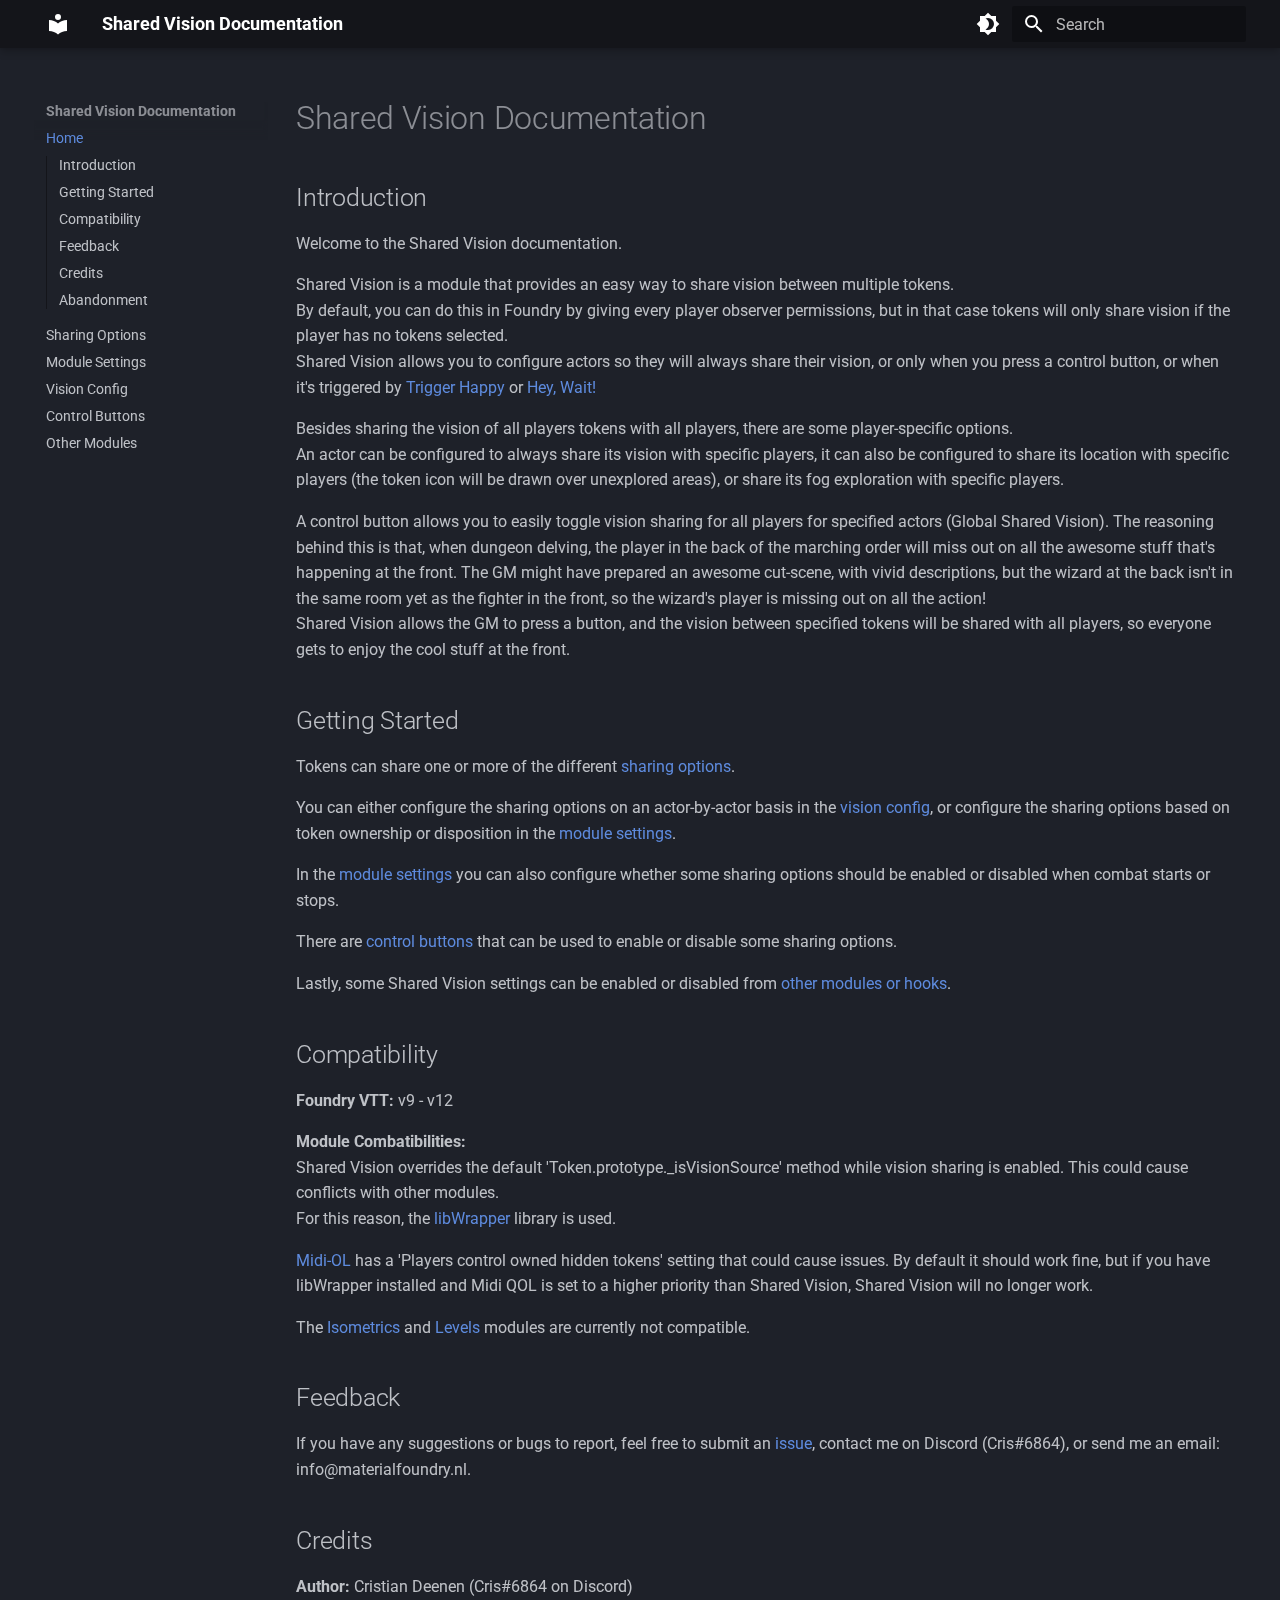
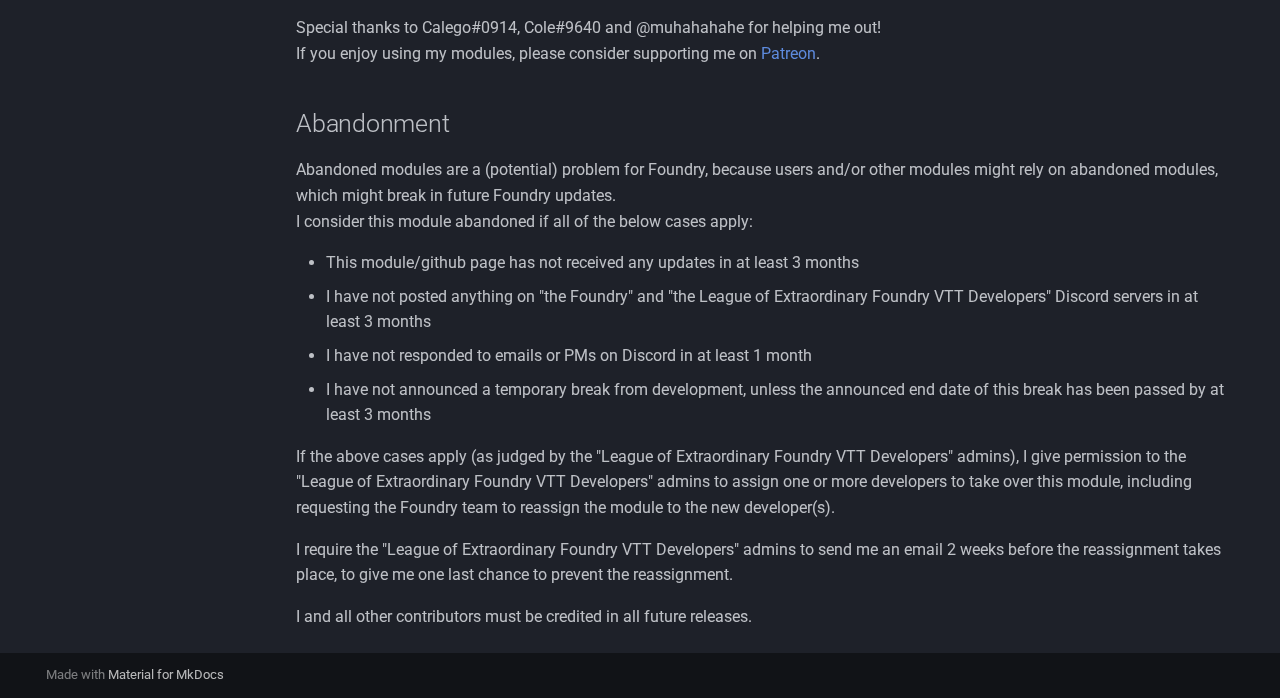
<file: index.html>
<!doctype html>
<html lang="en" class="no-js">
  <head>
    
      <meta charset="utf-8">
      <meta name="viewport" content="width=device-width,initial-scale=1">
      
      
      
        <link rel="canonical" href="https://example.com/">
      
      
      
        <link rel="next" href="sharingOptions/">
      
      
      <link rel="icon" href="assets/images/favicon.png">
      <meta name="generator" content="mkdocs-1.6.0, mkdocs-material-9.5.29">
    
    
      
        <title>Shared Vision Documentation</title>
      
    
    
      <link rel="stylesheet" href="assets/stylesheets/main.76a95c52.min.css">
      
        
        <link rel="stylesheet" href="assets/stylesheets/palette.06af60db.min.css">
      
      


    
    
      
    
    
      
        
        
        <link rel="preconnect" href="https://fonts.gstatic.com" crossorigin>
        <link rel="stylesheet" href="https://fonts.googleapis.com/css?family=Roboto:300,300i,400,400i,700,700i%7CRoboto+Mono:400,400i,700,700i&display=fallback">
        <style>:root{--md-text-font:"Roboto";--md-code-font:"Roboto Mono"}</style>
      
    
    
    <script>__md_scope=new URL(".",location),__md_hash=e=>[...e].reduce((e,_)=>(e<<5)-e+_.charCodeAt(0),0),__md_get=(e,_=localStorage,t=__md_scope)=>JSON.parse(_.getItem(t.pathname+"."+e)),__md_set=(e,_,t=localStorage,a=__md_scope)=>{try{t.setItem(a.pathname+"."+e,JSON.stringify(_))}catch(e){}}</script>
    
      

    
    
    
  </head>
  
  
    
    
      
    
    
    
    
    <body dir="ltr" data-md-color-scheme="slate" data-md-color-primary="black" data-md-color-accent="indigo">
  
    
    <input class="md-toggle" data-md-toggle="drawer" type="checkbox" id="__drawer" autocomplete="off">
    <input class="md-toggle" data-md-toggle="search" type="checkbox" id="__search" autocomplete="off">
    <label class="md-overlay" for="__drawer"></label>
    <div data-md-component="skip">
      
        
        <a href="#shared-vision-documentation" class="md-skip">
          Skip to content
        </a>
      
    </div>
    <div data-md-component="announce">
      
    </div>
    
    
      

  

<header class="md-header md-header--shadow" data-md-component="header">
  <nav class="md-header__inner md-grid" aria-label="Header">
    <a href="." title="Shared Vision Documentation" class="md-header__button md-logo" aria-label="Shared Vision Documentation" data-md-component="logo">
      
  
  <svg xmlns="http://www.w3.org/2000/svg" viewBox="0 0 24 24"><path d="M12 8a3 3 0 0 0 3-3 3 3 0 0 0-3-3 3 3 0 0 0-3 3 3 3 0 0 0 3 3m0 3.54C9.64 9.35 6.5 8 3 8v11c3.5 0 6.64 1.35 9 3.54 2.36-2.19 5.5-3.54 9-3.54V8c-3.5 0-6.64 1.35-9 3.54Z"/></svg>

    </a>
    <label class="md-header__button md-icon" for="__drawer">
      
      <svg xmlns="http://www.w3.org/2000/svg" viewBox="0 0 24 24"><path d="M3 6h18v2H3V6m0 5h18v2H3v-2m0 5h18v2H3v-2Z"/></svg>
    </label>
    <div class="md-header__title" data-md-component="header-title">
      <div class="md-header__ellipsis">
        <div class="md-header__topic">
          <span class="md-ellipsis">
            Shared Vision Documentation
          </span>
        </div>
        <div class="md-header__topic" data-md-component="header-topic">
          <span class="md-ellipsis">
            
              Home
            
          </span>
        </div>
      </div>
    </div>
    
      
        <form class="md-header__option" data-md-component="palette">
  
    
    
    
    <input class="md-option" data-md-color-media="" data-md-color-scheme="slate" data-md-color-primary="black" data-md-color-accent="indigo"  aria-label="Switch to light mode"  type="radio" name="__palette" id="__palette_0">
    
      <label class="md-header__button md-icon" title="Switch to light mode" for="__palette_1" hidden>
        <svg xmlns="http://www.w3.org/2000/svg" viewBox="0 0 24 24"><path d="M12 18c-.89 0-1.74-.2-2.5-.55C11.56 16.5 13 14.42 13 12c0-2.42-1.44-4.5-3.5-5.45C10.26 6.2 11.11 6 12 6a6 6 0 0 1 6 6 6 6 0 0 1-6 6m8-9.31V4h-4.69L12 .69 8.69 4H4v4.69L.69 12 4 15.31V20h4.69L12 23.31 15.31 20H20v-4.69L23.31 12 20 8.69Z"/></svg>
      </label>
    
  
    
    
    
    <input class="md-option" data-md-color-media="" data-md-color-scheme="default" data-md-color-primary="blue-grey" data-md-color-accent="indigo"  aria-label="Switch to dark mode"  type="radio" name="__palette" id="__palette_1">
    
      <label class="md-header__button md-icon" title="Switch to dark mode" for="__palette_0" hidden>
        <svg xmlns="http://www.w3.org/2000/svg" viewBox="0 0 24 24"><path d="M12 8a4 4 0 0 0-4 4 4 4 0 0 0 4 4 4 4 0 0 0 4-4 4 4 0 0 0-4-4m0 10a6 6 0 0 1-6-6 6 6 0 0 1 6-6 6 6 0 0 1 6 6 6 6 0 0 1-6 6m8-9.31V4h-4.69L12 .69 8.69 4H4v4.69L.69 12 4 15.31V20h4.69L12 23.31 15.31 20H20v-4.69L23.31 12 20 8.69Z"/></svg>
      </label>
    
  
</form>
      
    
    
      <script>var media,input,key,value,palette=__md_get("__palette");if(palette&&palette.color){"(prefers-color-scheme)"===palette.color.media&&(media=matchMedia("(prefers-color-scheme: light)"),input=document.querySelector(media.matches?"[data-md-color-media='(prefers-color-scheme: light)']":"[data-md-color-media='(prefers-color-scheme: dark)']"),palette.color.media=input.getAttribute("data-md-color-media"),palette.color.scheme=input.getAttribute("data-md-color-scheme"),palette.color.primary=input.getAttribute("data-md-color-primary"),palette.color.accent=input.getAttribute("data-md-color-accent"));for([key,value]of Object.entries(palette.color))document.body.setAttribute("data-md-color-"+key,value)}</script>
    
    
    
      <label class="md-header__button md-icon" for="__search">
        
        <svg xmlns="http://www.w3.org/2000/svg" viewBox="0 0 24 24"><path d="M9.5 3A6.5 6.5 0 0 1 16 9.5c0 1.61-.59 3.09-1.56 4.23l.27.27h.79l5 5-1.5 1.5-5-5v-.79l-.27-.27A6.516 6.516 0 0 1 9.5 16 6.5 6.5 0 0 1 3 9.5 6.5 6.5 0 0 1 9.5 3m0 2C7 5 5 7 5 9.5S7 14 9.5 14 14 12 14 9.5 12 5 9.5 5Z"/></svg>
      </label>
      <div class="md-search" data-md-component="search" role="dialog">
  <label class="md-search__overlay" for="__search"></label>
  <div class="md-search__inner" role="search">
    <form class="md-search__form" name="search">
      <input type="text" class="md-search__input" name="query" aria-label="Search" placeholder="Search" autocapitalize="off" autocorrect="off" autocomplete="off" spellcheck="false" data-md-component="search-query" required>
      <label class="md-search__icon md-icon" for="__search">
        
        <svg xmlns="http://www.w3.org/2000/svg" viewBox="0 0 24 24"><path d="M9.5 3A6.5 6.5 0 0 1 16 9.5c0 1.61-.59 3.09-1.56 4.23l.27.27h.79l5 5-1.5 1.5-5-5v-.79l-.27-.27A6.516 6.516 0 0 1 9.5 16 6.5 6.5 0 0 1 3 9.5 6.5 6.5 0 0 1 9.5 3m0 2C7 5 5 7 5 9.5S7 14 9.5 14 14 12 14 9.5 12 5 9.5 5Z"/></svg>
        
        <svg xmlns="http://www.w3.org/2000/svg" viewBox="0 0 24 24"><path d="M20 11v2H8l5.5 5.5-1.42 1.42L4.16 12l7.92-7.92L13.5 5.5 8 11h12Z"/></svg>
      </label>
      <nav class="md-search__options" aria-label="Search">
        
        <button type="reset" class="md-search__icon md-icon" title="Clear" aria-label="Clear" tabindex="-1">
          
          <svg xmlns="http://www.w3.org/2000/svg" viewBox="0 0 24 24"><path d="M19 6.41 17.59 5 12 10.59 6.41 5 5 6.41 10.59 12 5 17.59 6.41 19 12 13.41 17.59 19 19 17.59 13.41 12 19 6.41Z"/></svg>
        </button>
      </nav>
      
    </form>
    <div class="md-search__output">
      <div class="md-search__scrollwrap" tabindex="0" data-md-scrollfix>
        <div class="md-search-result" data-md-component="search-result">
          <div class="md-search-result__meta">
            Initializing search
          </div>
          <ol class="md-search-result__list" role="presentation"></ol>
        </div>
      </div>
    </div>
  </div>
</div>
    
    
  </nav>
  
</header>
    
    <div class="md-container" data-md-component="container">
      
      
        
          
        
      
      <main class="md-main" data-md-component="main">
        <div class="md-main__inner md-grid">
          
            
              
              <div class="md-sidebar md-sidebar--primary" data-md-component="sidebar" data-md-type="navigation" >
                <div class="md-sidebar__scrollwrap">
                  <div class="md-sidebar__inner">
                    



  

<nav class="md-nav md-nav--primary md-nav--integrated" aria-label="Navigation" data-md-level="0">
  <label class="md-nav__title" for="__drawer">
    <a href="." title="Shared Vision Documentation" class="md-nav__button md-logo" aria-label="Shared Vision Documentation" data-md-component="logo">
      
  
  <svg xmlns="http://www.w3.org/2000/svg" viewBox="0 0 24 24"><path d="M12 8a3 3 0 0 0 3-3 3 3 0 0 0-3-3 3 3 0 0 0-3 3 3 3 0 0 0 3 3m0 3.54C9.64 9.35 6.5 8 3 8v11c3.5 0 6.64 1.35 9 3.54 2.36-2.19 5.5-3.54 9-3.54V8c-3.5 0-6.64 1.35-9 3.54Z"/></svg>

    </a>
    Shared Vision Documentation
  </label>
  
  <ul class="md-nav__list" data-md-scrollfix>
    
      
      
  
  
    
  
  
  
    <li class="md-nav__item md-nav__item--active">
      
      <input class="md-nav__toggle md-toggle" type="checkbox" id="__toc">
      
      
        
      
      
        <label class="md-nav__link md-nav__link--active" for="__toc">
          
  
  <span class="md-ellipsis">
    Home
  </span>
  

          <span class="md-nav__icon md-icon"></span>
        </label>
      
      <a href="." class="md-nav__link md-nav__link--active">
        
  
  <span class="md-ellipsis">
    Home
  </span>
  

      </a>
      
        

<nav class="md-nav md-nav--secondary" aria-label="Table of contents">
  
  
  
    
  
  
    <label class="md-nav__title" for="__toc">
      <span class="md-nav__icon md-icon"></span>
      Table of contents
    </label>
    <ul class="md-nav__list" data-md-component="toc" data-md-scrollfix>
      
        <li class="md-nav__item">
  <a href="#introduction" class="md-nav__link">
    <span class="md-ellipsis">
      Introduction
    </span>
  </a>
  
</li>
      
        <li class="md-nav__item">
  <a href="#getting-started" class="md-nav__link">
    <span class="md-ellipsis">
      Getting Started
    </span>
  </a>
  
</li>
      
        <li class="md-nav__item">
  <a href="#compatibility" class="md-nav__link">
    <span class="md-ellipsis">
      Compatibility
    </span>
  </a>
  
</li>
      
        <li class="md-nav__item">
  <a href="#feedback" class="md-nav__link">
    <span class="md-ellipsis">
      Feedback
    </span>
  </a>
  
</li>
      
        <li class="md-nav__item">
  <a href="#credits" class="md-nav__link">
    <span class="md-ellipsis">
      Credits
    </span>
  </a>
  
</li>
      
        <li class="md-nav__item">
  <a href="#abandonment" class="md-nav__link">
    <span class="md-ellipsis">
      Abandonment
    </span>
  </a>
  
</li>
      
    </ul>
  
</nav>
      
    </li>
  

    
      
      
  
  
  
  
    <li class="md-nav__item">
      <a href="sharingOptions/" class="md-nav__link">
        
  
  <span class="md-ellipsis">
    Sharing Options
  </span>
  

      </a>
    </li>
  

    
      
      
  
  
  
  
    <li class="md-nav__item">
      <a href="moduleSettings/" class="md-nav__link">
        
  
  <span class="md-ellipsis">
    Module Settings
  </span>
  

      </a>
    </li>
  

    
      
      
  
  
  
  
    <li class="md-nav__item">
      <a href="visionConfig/" class="md-nav__link">
        
  
  <span class="md-ellipsis">
    Vision Config
  </span>
  

      </a>
    </li>
  

    
      
      
  
  
  
  
    <li class="md-nav__item">
      <a href="controlButtons/" class="md-nav__link">
        
  
  <span class="md-ellipsis">
    Control Buttons
  </span>
  

      </a>
    </li>
  

    
      
      
  
  
  
  
    <li class="md-nav__item">
      <a href="otherModules/" class="md-nav__link">
        
  
  <span class="md-ellipsis">
    Other Modules
  </span>
  

      </a>
    </li>
  

    
  </ul>
</nav>
                  </div>
                </div>
              </div>
            
            
          
          
            <div class="md-content" data-md-component="content">
              <article class="md-content__inner md-typeset">
                
                  


<h1 id="shared-vision-documentation">Shared Vision Documentation</h1>
<h2 id="introduction">Introduction</h2>
<p>Welcome to the Shared Vision documentation.</p>
<p>Shared Vision is a module that provides an easy way to share vision between multiple tokens.<br>
By default, you can do this in Foundry by giving every player observer permissions, but in that case tokens will only share vision if the player has no tokens selected.<br>
Shared Vision allows you to configure actors so they will always share their vision, or only when you press a control button, or when it's triggered by <a href="https://foundryvtt.com/packages/trigger-happy/">Trigger Happy</a> or <a href="https://foundryvtt.com/packages/hey-wait/">Hey, Wait!</a></p>
<p>Besides sharing the vision of all players tokens with all players, there are some player-specific options.<br>
An actor can be configured to always share its vision with specific players, it can also be configured to share its location with specific players (the token icon will be drawn over unexplored areas), or share its fog exploration with specific players.</p>
<p>A control button allows you to easily toggle vision sharing for all players for specified actors (Global Shared Vision). The reasoning behind this is that, when dungeon delving, the player in the back of the marching order will miss out on all the awesome stuff that's happening at the front. The GM might have prepared an awesome cut-scene, with vivid descriptions, but the wizard at the back isn't in the same room yet as the fighter in the front, so the wizard's player is missing out on all the action!<br>
Shared Vision allows the GM to press a button, and the vision between specified tokens will be shared with all players, so everyone gets to enjoy the cool stuff at the front.</p>
<h2 id="getting-started">Getting Started</h2>
<p>Tokens can share one or more of the different <a href="sharingOptions/">sharing options</a>.</p>
<p>You can either configure the sharing options on an actor-by-actor basis in the <a href="visionConfig/">vision config</a>, or configure the sharing options based on token ownership or disposition in the <a href="moduleSettings/">module settings</a>.</p>
<p>In the <a href="moduleSettings/">module settings</a> you can also configure whether some sharing options should be enabled or disabled when combat starts or stops.</p>
<p>There are <a href="controlButtons/">control buttons</a> that can be used to enable or disable some sharing options.</p>
<p>Lastly, some Shared Vision settings can be enabled or disabled from <a href="otherModules/">other modules or hooks</a>.</p>
<h2 id="compatibility">Compatibility</h2>
<p><b>Foundry VTT:</b> v9 - v12<br></p>
<p><b>Module Combatibilities:</b><br>
Shared Vision overrides the default 'Token.prototype._isVisionSource' method while vision sharing is enabled. This could cause conflicts with other modules.<br>
For this reason, the <a href="https://foundryvtt.com/packages/lib-wrapper/">libWrapper</a> library is used.</p>
<p><a href="https://foundryvtt.com/packages/midi-qol/">Midi-OL</a> has a 'Players control owned hidden tokens' setting that could cause issues. By default it should work fine, but if you have libWrapper installed and Midi QOL is set to a higher priority than Shared Vision, Shared Vision will no longer work.</p>
<p>The <a href="https://foundryvtt.com/packages/grape_juice-isometrics">Isometrics</a> and <a href="https://foundryvtt.com/packages/levels">Levels</a> modules are currently not compatible.</p>
<h2 id="feedback">Feedback</h2>
<p>If you have any suggestions or bugs to report, feel free to submit an <a href="https://github.com/MaterialFoundry/SharedVision/issues">issue</a>, contact me on Discord (Cris#6864), or send me an email: info@materialfoundry.nl.</p>
<h2 id="credits">Credits</h2>
<p><b>Author:</b> Cristian Deenen (Cris#6864 on Discord)<br></p>
<p>Special thanks to Calego#0914, Cole#9640 and @muhahahahe for helping me out!
<br>
If you enjoy using my modules, please consider supporting me on <a href="https://www.patreon.com/materialfoundry">Patreon</a>.</p>
<h2 id="abandonment">Abandonment</h2>
<p>Abandoned modules are a (potential) problem for Foundry, because users and/or other modules might rely on abandoned modules, which might break in future Foundry updates.<br>
I consider this module abandoned if all of the below cases apply:</p>
<ul>
<li>This module/github page has not received any updates in at least 3 months</li>
<li>I have not posted anything on "the Foundry" and "the League of Extraordinary Foundry VTT Developers" Discord servers in at least 3 months</li>
<li>I have not responded to emails or PMs on Discord in at least 1 month</li>
<li>I have not announced a temporary break from development, unless the announced end date of this break has been passed by at least 3 months</li>
</ul>
<p>If the above cases apply (as judged by the "League of Extraordinary Foundry VTT Developers" admins), I give permission to the "League of Extraordinary Foundry VTT Developers" admins to assign one or more developers to take over this module, including requesting the Foundry team to reassign the module to the new developer(s).</p>
<p>I require the "League of Extraordinary Foundry VTT Developers" admins to send me an email 2 weeks before the reassignment takes place, to give me one last chance to prevent the reassignment.</p>
<p>I and all other contributors must be credited in all future releases.</p>












                
              </article>
            </div>
          
          
<script>var target=document.getElementById(location.hash.slice(1));target&&target.name&&(target.checked=target.name.startsWith("__tabbed_"))</script>
        </div>
        
      </main>
      
        <footer class="md-footer">
  
  <div class="md-footer-meta md-typeset">
    <div class="md-footer-meta__inner md-grid">
      <div class="md-copyright">
  
  
    Made with
    <a href="https://squidfunk.github.io/mkdocs-material/" target="_blank" rel="noopener">
      Material for MkDocs
    </a>
  
</div>
      
    </div>
  </div>
</footer>
      
    </div>
    <div class="md-dialog" data-md-component="dialog">
      <div class="md-dialog__inner md-typeset"></div>
    </div>
    
    
    <script id="__config" type="application/json">{"base": ".", "features": ["navigation.tracking", "toc.integrate"], "search": "assets/javascripts/workers/search.b8dbb3d2.min.js", "translations": {"clipboard.copied": "Copied to clipboard", "clipboard.copy": "Copy to clipboard", "search.result.more.one": "1 more on this page", "search.result.more.other": "# more on this page", "search.result.none": "No matching documents", "search.result.one": "1 matching document", "search.result.other": "# matching documents", "search.result.placeholder": "Type to start searching", "search.result.term.missing": "Missing", "select.version": "Select version"}}</script>
    
    
      <script src="assets/javascripts/bundle.fe8b6f2b.min.js"></script>
      
    
  </body>
</html>
</file>
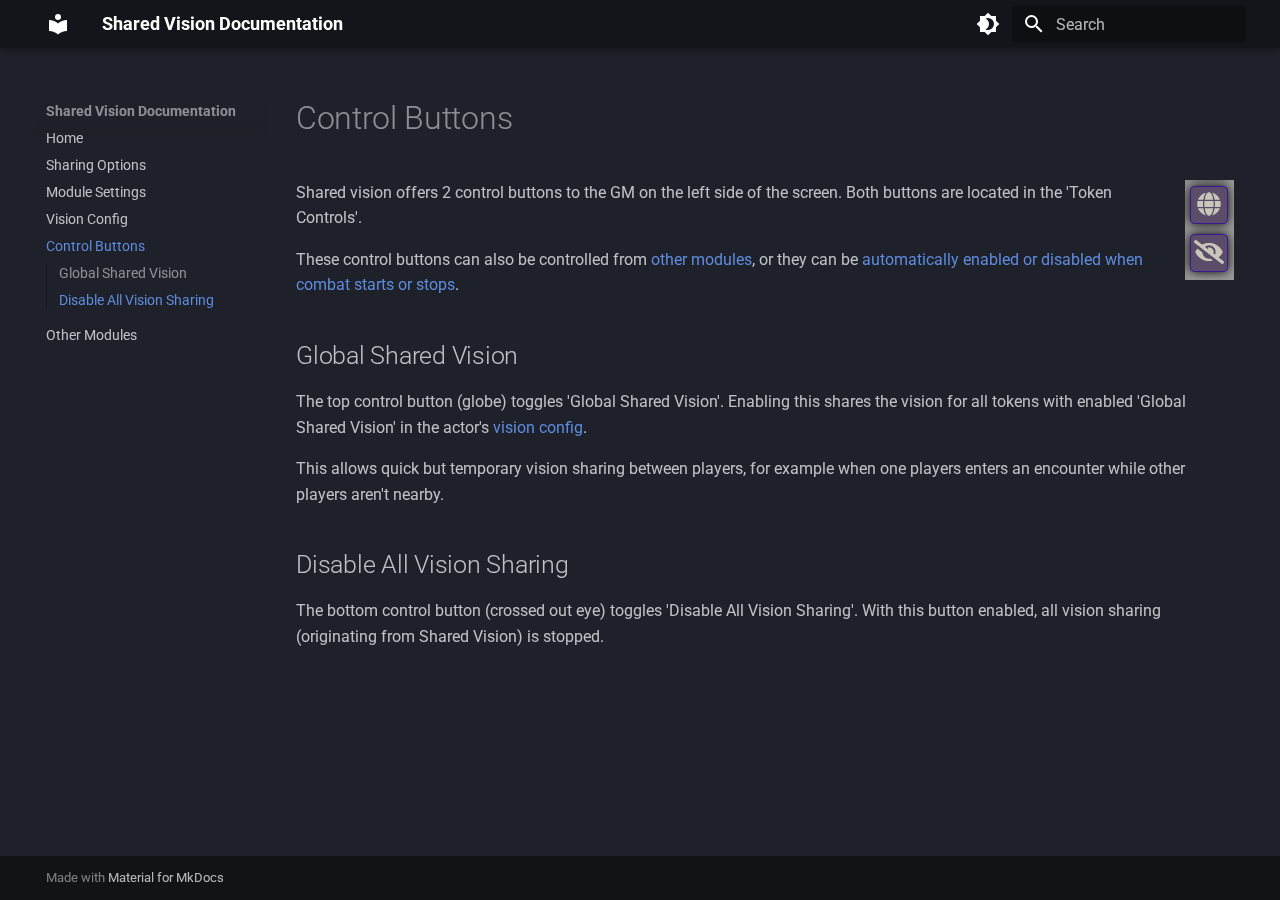
<file: controlButtons/index.html>
<!doctype html>
<html lang="en" class="no-js">
  <head>
    
      <meta charset="utf-8">
      <meta name="viewport" content="width=device-width,initial-scale=1">
      
      
      
        <link rel="canonical" href="https://example.com/controlButtons/">
      
      
        <link rel="prev" href="../visionConfig/">
      
      
        <link rel="next" href="../otherModules/">
      
      
      <link rel="icon" href="../assets/images/favicon.png">
      <meta name="generator" content="mkdocs-1.6.0, mkdocs-material-9.5.29">
    
    
      
        <title>Control Buttons - Shared Vision Documentation</title>
      
    
    
      <link rel="stylesheet" href="../assets/stylesheets/main.76a95c52.min.css">
      
        
        <link rel="stylesheet" href="../assets/stylesheets/palette.06af60db.min.css">
      
      


    
    
      
    
    
      
        
        
        <link rel="preconnect" href="https://fonts.gstatic.com" crossorigin>
        <link rel="stylesheet" href="https://fonts.googleapis.com/css?family=Roboto:300,300i,400,400i,700,700i%7CRoboto+Mono:400,400i,700,700i&display=fallback">
        <style>:root{--md-text-font:"Roboto";--md-code-font:"Roboto Mono"}</style>
      
    
    
    <script>__md_scope=new URL("..",location),__md_hash=e=>[...e].reduce((e,_)=>(e<<5)-e+_.charCodeAt(0),0),__md_get=(e,_=localStorage,t=__md_scope)=>JSON.parse(_.getItem(t.pathname+"."+e)),__md_set=(e,_,t=localStorage,a=__md_scope)=>{try{t.setItem(a.pathname+"."+e,JSON.stringify(_))}catch(e){}}</script>
    
      

    
    
    
  </head>
  
  
    
    
      
    
    
    
    
    <body dir="ltr" data-md-color-scheme="slate" data-md-color-primary="black" data-md-color-accent="indigo">
  
    
    <input class="md-toggle" data-md-toggle="drawer" type="checkbox" id="__drawer" autocomplete="off">
    <input class="md-toggle" data-md-toggle="search" type="checkbox" id="__search" autocomplete="off">
    <label class="md-overlay" for="__drawer"></label>
    <div data-md-component="skip">
      
        
        <a href="#global-shared-vision" class="md-skip">
          Skip to content
        </a>
      
    </div>
    <div data-md-component="announce">
      
    </div>
    
    
      

  

<header class="md-header md-header--shadow" data-md-component="header">
  <nav class="md-header__inner md-grid" aria-label="Header">
    <a href=".." title="Shared Vision Documentation" class="md-header__button md-logo" aria-label="Shared Vision Documentation" data-md-component="logo">
      
  
  <svg xmlns="http://www.w3.org/2000/svg" viewBox="0 0 24 24"><path d="M12 8a3 3 0 0 0 3-3 3 3 0 0 0-3-3 3 3 0 0 0-3 3 3 3 0 0 0 3 3m0 3.54C9.64 9.35 6.5 8 3 8v11c3.5 0 6.64 1.35 9 3.54 2.36-2.19 5.5-3.54 9-3.54V8c-3.5 0-6.64 1.35-9 3.54Z"/></svg>

    </a>
    <label class="md-header__button md-icon" for="__drawer">
      
      <svg xmlns="http://www.w3.org/2000/svg" viewBox="0 0 24 24"><path d="M3 6h18v2H3V6m0 5h18v2H3v-2m0 5h18v2H3v-2Z"/></svg>
    </label>
    <div class="md-header__title" data-md-component="header-title">
      <div class="md-header__ellipsis">
        <div class="md-header__topic">
          <span class="md-ellipsis">
            Shared Vision Documentation
          </span>
        </div>
        <div class="md-header__topic" data-md-component="header-topic">
          <span class="md-ellipsis">
            
              Control Buttons
            
          </span>
        </div>
      </div>
    </div>
    
      
        <form class="md-header__option" data-md-component="palette">
  
    
    
    
    <input class="md-option" data-md-color-media="" data-md-color-scheme="slate" data-md-color-primary="black" data-md-color-accent="indigo"  aria-label="Switch to light mode"  type="radio" name="__palette" id="__palette_0">
    
      <label class="md-header__button md-icon" title="Switch to light mode" for="__palette_1" hidden>
        <svg xmlns="http://www.w3.org/2000/svg" viewBox="0 0 24 24"><path d="M12 18c-.89 0-1.74-.2-2.5-.55C11.56 16.5 13 14.42 13 12c0-2.42-1.44-4.5-3.5-5.45C10.26 6.2 11.11 6 12 6a6 6 0 0 1 6 6 6 6 0 0 1-6 6m8-9.31V4h-4.69L12 .69 8.69 4H4v4.69L.69 12 4 15.31V20h4.69L12 23.31 15.31 20H20v-4.69L23.31 12 20 8.69Z"/></svg>
      </label>
    
  
    
    
    
    <input class="md-option" data-md-color-media="" data-md-color-scheme="default" data-md-color-primary="blue-grey" data-md-color-accent="indigo"  aria-label="Switch to dark mode"  type="radio" name="__palette" id="__palette_1">
    
      <label class="md-header__button md-icon" title="Switch to dark mode" for="__palette_0" hidden>
        <svg xmlns="http://www.w3.org/2000/svg" viewBox="0 0 24 24"><path d="M12 8a4 4 0 0 0-4 4 4 4 0 0 0 4 4 4 4 0 0 0 4-4 4 4 0 0 0-4-4m0 10a6 6 0 0 1-6-6 6 6 0 0 1 6-6 6 6 0 0 1 6 6 6 6 0 0 1-6 6m8-9.31V4h-4.69L12 .69 8.69 4H4v4.69L.69 12 4 15.31V20h4.69L12 23.31 15.31 20H20v-4.69L23.31 12 20 8.69Z"/></svg>
      </label>
    
  
</form>
      
    
    
      <script>var media,input,key,value,palette=__md_get("__palette");if(palette&&palette.color){"(prefers-color-scheme)"===palette.color.media&&(media=matchMedia("(prefers-color-scheme: light)"),input=document.querySelector(media.matches?"[data-md-color-media='(prefers-color-scheme: light)']":"[data-md-color-media='(prefers-color-scheme: dark)']"),palette.color.media=input.getAttribute("data-md-color-media"),palette.color.scheme=input.getAttribute("data-md-color-scheme"),palette.color.primary=input.getAttribute("data-md-color-primary"),palette.color.accent=input.getAttribute("data-md-color-accent"));for([key,value]of Object.entries(palette.color))document.body.setAttribute("data-md-color-"+key,value)}</script>
    
    
    
      <label class="md-header__button md-icon" for="__search">
        
        <svg xmlns="http://www.w3.org/2000/svg" viewBox="0 0 24 24"><path d="M9.5 3A6.5 6.5 0 0 1 16 9.5c0 1.61-.59 3.09-1.56 4.23l.27.27h.79l5 5-1.5 1.5-5-5v-.79l-.27-.27A6.516 6.516 0 0 1 9.5 16 6.5 6.5 0 0 1 3 9.5 6.5 6.5 0 0 1 9.5 3m0 2C7 5 5 7 5 9.5S7 14 9.5 14 14 12 14 9.5 12 5 9.5 5Z"/></svg>
      </label>
      <div class="md-search" data-md-component="search" role="dialog">
  <label class="md-search__overlay" for="__search"></label>
  <div class="md-search__inner" role="search">
    <form class="md-search__form" name="search">
      <input type="text" class="md-search__input" name="query" aria-label="Search" placeholder="Search" autocapitalize="off" autocorrect="off" autocomplete="off" spellcheck="false" data-md-component="search-query" required>
      <label class="md-search__icon md-icon" for="__search">
        
        <svg xmlns="http://www.w3.org/2000/svg" viewBox="0 0 24 24"><path d="M9.5 3A6.5 6.5 0 0 1 16 9.5c0 1.61-.59 3.09-1.56 4.23l.27.27h.79l5 5-1.5 1.5-5-5v-.79l-.27-.27A6.516 6.516 0 0 1 9.5 16 6.5 6.5 0 0 1 3 9.5 6.5 6.5 0 0 1 9.5 3m0 2C7 5 5 7 5 9.5S7 14 9.5 14 14 12 14 9.5 12 5 9.5 5Z"/></svg>
        
        <svg xmlns="http://www.w3.org/2000/svg" viewBox="0 0 24 24"><path d="M20 11v2H8l5.5 5.5-1.42 1.42L4.16 12l7.92-7.92L13.5 5.5 8 11h12Z"/></svg>
      </label>
      <nav class="md-search__options" aria-label="Search">
        
        <button type="reset" class="md-search__icon md-icon" title="Clear" aria-label="Clear" tabindex="-1">
          
          <svg xmlns="http://www.w3.org/2000/svg" viewBox="0 0 24 24"><path d="M19 6.41 17.59 5 12 10.59 6.41 5 5 6.41 10.59 12 5 17.59 6.41 19 12 13.41 17.59 19 19 17.59 13.41 12 19 6.41Z"/></svg>
        </button>
      </nav>
      
    </form>
    <div class="md-search__output">
      <div class="md-search__scrollwrap" tabindex="0" data-md-scrollfix>
        <div class="md-search-result" data-md-component="search-result">
          <div class="md-search-result__meta">
            Initializing search
          </div>
          <ol class="md-search-result__list" role="presentation"></ol>
        </div>
      </div>
    </div>
  </div>
</div>
    
    
  </nav>
  
</header>
    
    <div class="md-container" data-md-component="container">
      
      
        
          
        
      
      <main class="md-main" data-md-component="main">
        <div class="md-main__inner md-grid">
          
            
              
              <div class="md-sidebar md-sidebar--primary" data-md-component="sidebar" data-md-type="navigation" >
                <div class="md-sidebar__scrollwrap">
                  <div class="md-sidebar__inner">
                    



  

<nav class="md-nav md-nav--primary md-nav--integrated" aria-label="Navigation" data-md-level="0">
  <label class="md-nav__title" for="__drawer">
    <a href=".." title="Shared Vision Documentation" class="md-nav__button md-logo" aria-label="Shared Vision Documentation" data-md-component="logo">
      
  
  <svg xmlns="http://www.w3.org/2000/svg" viewBox="0 0 24 24"><path d="M12 8a3 3 0 0 0 3-3 3 3 0 0 0-3-3 3 3 0 0 0-3 3 3 3 0 0 0 3 3m0 3.54C9.64 9.35 6.5 8 3 8v11c3.5 0 6.64 1.35 9 3.54 2.36-2.19 5.5-3.54 9-3.54V8c-3.5 0-6.64 1.35-9 3.54Z"/></svg>

    </a>
    Shared Vision Documentation
  </label>
  
  <ul class="md-nav__list" data-md-scrollfix>
    
      
      
  
  
  
  
    <li class="md-nav__item">
      <a href=".." class="md-nav__link">
        
  
  <span class="md-ellipsis">
    Home
  </span>
  

      </a>
    </li>
  

    
      
      
  
  
  
  
    <li class="md-nav__item">
      <a href="../sharingOptions/" class="md-nav__link">
        
  
  <span class="md-ellipsis">
    Sharing Options
  </span>
  

      </a>
    </li>
  

    
      
      
  
  
  
  
    <li class="md-nav__item">
      <a href="../moduleSettings/" class="md-nav__link">
        
  
  <span class="md-ellipsis">
    Module Settings
  </span>
  

      </a>
    </li>
  

    
      
      
  
  
  
  
    <li class="md-nav__item">
      <a href="../visionConfig/" class="md-nav__link">
        
  
  <span class="md-ellipsis">
    Vision Config
  </span>
  

      </a>
    </li>
  

    
      
      
  
  
    
  
  
  
    <li class="md-nav__item md-nav__item--active">
      
      <input class="md-nav__toggle md-toggle" type="checkbox" id="__toc">
      
      
      
        <label class="md-nav__link md-nav__link--active" for="__toc">
          
  
  <span class="md-ellipsis">
    Control Buttons
  </span>
  

          <span class="md-nav__icon md-icon"></span>
        </label>
      
      <a href="./" class="md-nav__link md-nav__link--active">
        
  
  <span class="md-ellipsis">
    Control Buttons
  </span>
  

      </a>
      
        

<nav class="md-nav md-nav--secondary" aria-label="Table of contents">
  
  
  
  
    <label class="md-nav__title" for="__toc">
      <span class="md-nav__icon md-icon"></span>
      Table of contents
    </label>
    <ul class="md-nav__list" data-md-component="toc" data-md-scrollfix>
      
        <li class="md-nav__item">
  <a href="#global-shared-vision" class="md-nav__link">
    <span class="md-ellipsis">
      Global Shared Vision
    </span>
  </a>
  
</li>
      
        <li class="md-nav__item">
  <a href="#disable-all-vision-sharing" class="md-nav__link">
    <span class="md-ellipsis">
      Disable All Vision Sharing
    </span>
  </a>
  
</li>
      
    </ul>
  
</nav>
      
    </li>
  

    
      
      
  
  
  
  
    <li class="md-nav__item">
      <a href="../otherModules/" class="md-nav__link">
        
  
  <span class="md-ellipsis">
    Other Modules
  </span>
  

      </a>
    </li>
  

    
  </ul>
</nav>
                  </div>
                </div>
              </div>
            
            
          
          
            <div class="md-content" data-md-component="content">
              <article class="md-content__inner md-typeset">
                
                  


  <h1>Control Buttons</h1>

<p><img align="right" alt="img" src="../img/ControlButtons.png" />
Shared vision offers 2 control buttons to the GM on the left side of the screen. Both buttons are located in the 'Token Controls'.</p>
<p>These control buttons can also be controlled from <a href="../otherModules/">other modules</a>, or they can be <a href="../moduleSettings/#combat">automatically enabled or disabled when combat starts or stops</a>.</p>
<h2 id="global-shared-vision">Global Shared Vision</h2>
<p>The top control button (globe) toggles 'Global Shared Vision'. Enabling this shares the vision for all tokens with enabled 'Global Shared Vision' in the actor's <a href="../visionConfig/">vision config</a>.</p>
<p>This allows quick but temporary vision sharing between players, for example when one players enters an encounter while other players aren't nearby.</p>
<h2 id="disable-all-vision-sharing">Disable All Vision Sharing</h2>
<p>The bottom control button (crossed out eye) toggles 'Disable All Vision Sharing'. With this button enabled, all vision sharing (originating from Shared Vision) is stopped.</p>












                
              </article>
            </div>
          
          
<script>var target=document.getElementById(location.hash.slice(1));target&&target.name&&(target.checked=target.name.startsWith("__tabbed_"))</script>
        </div>
        
      </main>
      
        <footer class="md-footer">
  
  <div class="md-footer-meta md-typeset">
    <div class="md-footer-meta__inner md-grid">
      <div class="md-copyright">
  
  
    Made with
    <a href="https://squidfunk.github.io/mkdocs-material/" target="_blank" rel="noopener">
      Material for MkDocs
    </a>
  
</div>
      
    </div>
  </div>
</footer>
      
    </div>
    <div class="md-dialog" data-md-component="dialog">
      <div class="md-dialog__inner md-typeset"></div>
    </div>
    
    
    <script id="__config" type="application/json">{"base": "..", "features": ["navigation.tracking", "toc.integrate"], "search": "../assets/javascripts/workers/search.b8dbb3d2.min.js", "translations": {"clipboard.copied": "Copied to clipboard", "clipboard.copy": "Copy to clipboard", "search.result.more.one": "1 more on this page", "search.result.more.other": "# more on this page", "search.result.none": "No matching documents", "search.result.one": "1 matching document", "search.result.other": "# matching documents", "search.result.placeholder": "Type to start searching", "search.result.term.missing": "Missing", "select.version": "Select version"}}</script>
    
    
      <script src="../assets/javascripts/bundle.fe8b6f2b.min.js"></script>
      
    
  </body>
</html>
</file>
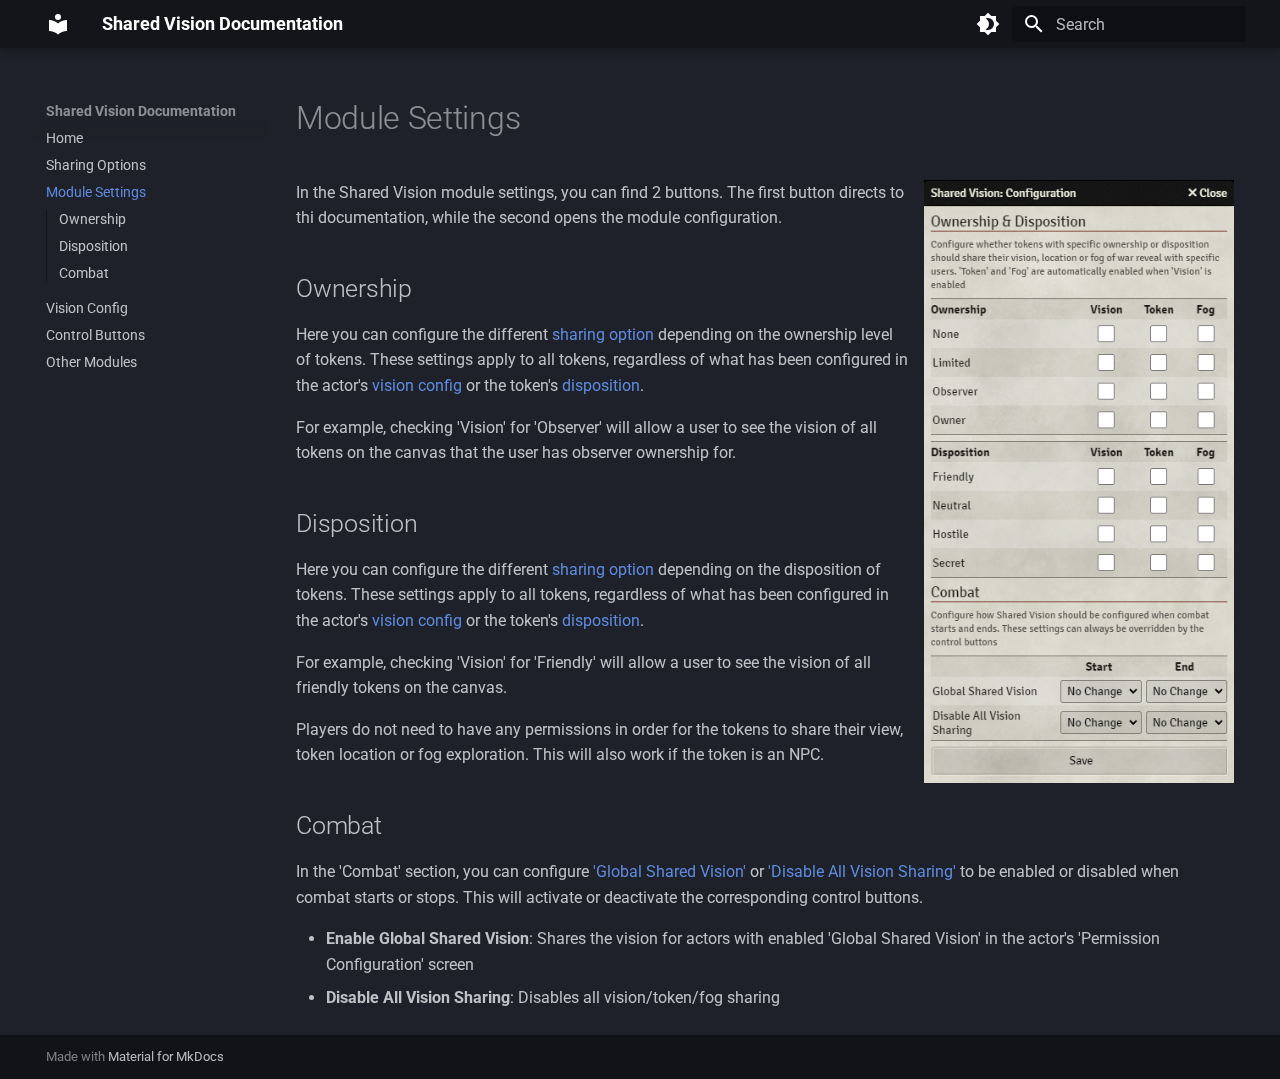
<file: moduleSettings/index.html>
<!doctype html>
<html lang="en" class="no-js">
  <head>
    
      <meta charset="utf-8">
      <meta name="viewport" content="width=device-width,initial-scale=1">
      
      
      
        <link rel="canonical" href="https://example.com/moduleSettings/">
      
      
        <link rel="prev" href="../sharingOptions/">
      
      
        <link rel="next" href="../visionConfig/">
      
      
      <link rel="icon" href="../assets/images/favicon.png">
      <meta name="generator" content="mkdocs-1.6.0, mkdocs-material-9.5.29">
    
    
      
        <title>Module Settings - Shared Vision Documentation</title>
      
    
    
      <link rel="stylesheet" href="../assets/stylesheets/main.76a95c52.min.css">
      
        
        <link rel="stylesheet" href="../assets/stylesheets/palette.06af60db.min.css">
      
      


    
    
      
    
    
      
        
        
        <link rel="preconnect" href="https://fonts.gstatic.com" crossorigin>
        <link rel="stylesheet" href="https://fonts.googleapis.com/css?family=Roboto:300,300i,400,400i,700,700i%7CRoboto+Mono:400,400i,700,700i&display=fallback">
        <style>:root{--md-text-font:"Roboto";--md-code-font:"Roboto Mono"}</style>
      
    
    
    <script>__md_scope=new URL("..",location),__md_hash=e=>[...e].reduce((e,_)=>(e<<5)-e+_.charCodeAt(0),0),__md_get=(e,_=localStorage,t=__md_scope)=>JSON.parse(_.getItem(t.pathname+"."+e)),__md_set=(e,_,t=localStorage,a=__md_scope)=>{try{t.setItem(a.pathname+"."+e,JSON.stringify(_))}catch(e){}}</script>
    
      

    
    
    
  </head>
  
  
    
    
      
    
    
    
    
    <body dir="ltr" data-md-color-scheme="slate" data-md-color-primary="black" data-md-color-accent="indigo">
  
    
    <input class="md-toggle" data-md-toggle="drawer" type="checkbox" id="__drawer" autocomplete="off">
    <input class="md-toggle" data-md-toggle="search" type="checkbox" id="__search" autocomplete="off">
    <label class="md-overlay" for="__drawer"></label>
    <div data-md-component="skip">
      
        
        <a href="#module-settings" class="md-skip">
          Skip to content
        </a>
      
    </div>
    <div data-md-component="announce">
      
    </div>
    
    
      

  

<header class="md-header md-header--shadow" data-md-component="header">
  <nav class="md-header__inner md-grid" aria-label="Header">
    <a href=".." title="Shared Vision Documentation" class="md-header__button md-logo" aria-label="Shared Vision Documentation" data-md-component="logo">
      
  
  <svg xmlns="http://www.w3.org/2000/svg" viewBox="0 0 24 24"><path d="M12 8a3 3 0 0 0 3-3 3 3 0 0 0-3-3 3 3 0 0 0-3 3 3 3 0 0 0 3 3m0 3.54C9.64 9.35 6.5 8 3 8v11c3.5 0 6.64 1.35 9 3.54 2.36-2.19 5.5-3.54 9-3.54V8c-3.5 0-6.64 1.35-9 3.54Z"/></svg>

    </a>
    <label class="md-header__button md-icon" for="__drawer">
      
      <svg xmlns="http://www.w3.org/2000/svg" viewBox="0 0 24 24"><path d="M3 6h18v2H3V6m0 5h18v2H3v-2m0 5h18v2H3v-2Z"/></svg>
    </label>
    <div class="md-header__title" data-md-component="header-title">
      <div class="md-header__ellipsis">
        <div class="md-header__topic">
          <span class="md-ellipsis">
            Shared Vision Documentation
          </span>
        </div>
        <div class="md-header__topic" data-md-component="header-topic">
          <span class="md-ellipsis">
            
              Module Settings
            
          </span>
        </div>
      </div>
    </div>
    
      
        <form class="md-header__option" data-md-component="palette">
  
    
    
    
    <input class="md-option" data-md-color-media="" data-md-color-scheme="slate" data-md-color-primary="black" data-md-color-accent="indigo"  aria-label="Switch to light mode"  type="radio" name="__palette" id="__palette_0">
    
      <label class="md-header__button md-icon" title="Switch to light mode" for="__palette_1" hidden>
        <svg xmlns="http://www.w3.org/2000/svg" viewBox="0 0 24 24"><path d="M12 18c-.89 0-1.74-.2-2.5-.55C11.56 16.5 13 14.42 13 12c0-2.42-1.44-4.5-3.5-5.45C10.26 6.2 11.11 6 12 6a6 6 0 0 1 6 6 6 6 0 0 1-6 6m8-9.31V4h-4.69L12 .69 8.69 4H4v4.69L.69 12 4 15.31V20h4.69L12 23.31 15.31 20H20v-4.69L23.31 12 20 8.69Z"/></svg>
      </label>
    
  
    
    
    
    <input class="md-option" data-md-color-media="" data-md-color-scheme="default" data-md-color-primary="blue-grey" data-md-color-accent="indigo"  aria-label="Switch to dark mode"  type="radio" name="__palette" id="__palette_1">
    
      <label class="md-header__button md-icon" title="Switch to dark mode" for="__palette_0" hidden>
        <svg xmlns="http://www.w3.org/2000/svg" viewBox="0 0 24 24"><path d="M12 8a4 4 0 0 0-4 4 4 4 0 0 0 4 4 4 4 0 0 0 4-4 4 4 0 0 0-4-4m0 10a6 6 0 0 1-6-6 6 6 0 0 1 6-6 6 6 0 0 1 6 6 6 6 0 0 1-6 6m8-9.31V4h-4.69L12 .69 8.69 4H4v4.69L.69 12 4 15.31V20h4.69L12 23.31 15.31 20H20v-4.69L23.31 12 20 8.69Z"/></svg>
      </label>
    
  
</form>
      
    
    
      <script>var media,input,key,value,palette=__md_get("__palette");if(palette&&palette.color){"(prefers-color-scheme)"===palette.color.media&&(media=matchMedia("(prefers-color-scheme: light)"),input=document.querySelector(media.matches?"[data-md-color-media='(prefers-color-scheme: light)']":"[data-md-color-media='(prefers-color-scheme: dark)']"),palette.color.media=input.getAttribute("data-md-color-media"),palette.color.scheme=input.getAttribute("data-md-color-scheme"),palette.color.primary=input.getAttribute("data-md-color-primary"),palette.color.accent=input.getAttribute("data-md-color-accent"));for([key,value]of Object.entries(palette.color))document.body.setAttribute("data-md-color-"+key,value)}</script>
    
    
    
      <label class="md-header__button md-icon" for="__search">
        
        <svg xmlns="http://www.w3.org/2000/svg" viewBox="0 0 24 24"><path d="M9.5 3A6.5 6.5 0 0 1 16 9.5c0 1.61-.59 3.09-1.56 4.23l.27.27h.79l5 5-1.5 1.5-5-5v-.79l-.27-.27A6.516 6.516 0 0 1 9.5 16 6.5 6.5 0 0 1 3 9.5 6.5 6.5 0 0 1 9.5 3m0 2C7 5 5 7 5 9.5S7 14 9.5 14 14 12 14 9.5 12 5 9.5 5Z"/></svg>
      </label>
      <div class="md-search" data-md-component="search" role="dialog">
  <label class="md-search__overlay" for="__search"></label>
  <div class="md-search__inner" role="search">
    <form class="md-search__form" name="search">
      <input type="text" class="md-search__input" name="query" aria-label="Search" placeholder="Search" autocapitalize="off" autocorrect="off" autocomplete="off" spellcheck="false" data-md-component="search-query" required>
      <label class="md-search__icon md-icon" for="__search">
        
        <svg xmlns="http://www.w3.org/2000/svg" viewBox="0 0 24 24"><path d="M9.5 3A6.5 6.5 0 0 1 16 9.5c0 1.61-.59 3.09-1.56 4.23l.27.27h.79l5 5-1.5 1.5-5-5v-.79l-.27-.27A6.516 6.516 0 0 1 9.5 16 6.5 6.5 0 0 1 3 9.5 6.5 6.5 0 0 1 9.5 3m0 2C7 5 5 7 5 9.5S7 14 9.5 14 14 12 14 9.5 12 5 9.5 5Z"/></svg>
        
        <svg xmlns="http://www.w3.org/2000/svg" viewBox="0 0 24 24"><path d="M20 11v2H8l5.5 5.5-1.42 1.42L4.16 12l7.92-7.92L13.5 5.5 8 11h12Z"/></svg>
      </label>
      <nav class="md-search__options" aria-label="Search">
        
        <button type="reset" class="md-search__icon md-icon" title="Clear" aria-label="Clear" tabindex="-1">
          
          <svg xmlns="http://www.w3.org/2000/svg" viewBox="0 0 24 24"><path d="M19 6.41 17.59 5 12 10.59 6.41 5 5 6.41 10.59 12 5 17.59 6.41 19 12 13.41 17.59 19 19 17.59 13.41 12 19 6.41Z"/></svg>
        </button>
      </nav>
      
    </form>
    <div class="md-search__output">
      <div class="md-search__scrollwrap" tabindex="0" data-md-scrollfix>
        <div class="md-search-result" data-md-component="search-result">
          <div class="md-search-result__meta">
            Initializing search
          </div>
          <ol class="md-search-result__list" role="presentation"></ol>
        </div>
      </div>
    </div>
  </div>
</div>
    
    
  </nav>
  
</header>
    
    <div class="md-container" data-md-component="container">
      
      
        
          
        
      
      <main class="md-main" data-md-component="main">
        <div class="md-main__inner md-grid">
          
            
              
              <div class="md-sidebar md-sidebar--primary" data-md-component="sidebar" data-md-type="navigation" >
                <div class="md-sidebar__scrollwrap">
                  <div class="md-sidebar__inner">
                    



  

<nav class="md-nav md-nav--primary md-nav--integrated" aria-label="Navigation" data-md-level="0">
  <label class="md-nav__title" for="__drawer">
    <a href=".." title="Shared Vision Documentation" class="md-nav__button md-logo" aria-label="Shared Vision Documentation" data-md-component="logo">
      
  
  <svg xmlns="http://www.w3.org/2000/svg" viewBox="0 0 24 24"><path d="M12 8a3 3 0 0 0 3-3 3 3 0 0 0-3-3 3 3 0 0 0-3 3 3 3 0 0 0 3 3m0 3.54C9.64 9.35 6.5 8 3 8v11c3.5 0 6.64 1.35 9 3.54 2.36-2.19 5.5-3.54 9-3.54V8c-3.5 0-6.64 1.35-9 3.54Z"/></svg>

    </a>
    Shared Vision Documentation
  </label>
  
  <ul class="md-nav__list" data-md-scrollfix>
    
      
      
  
  
  
  
    <li class="md-nav__item">
      <a href=".." class="md-nav__link">
        
  
  <span class="md-ellipsis">
    Home
  </span>
  

      </a>
    </li>
  

    
      
      
  
  
  
  
    <li class="md-nav__item">
      <a href="../sharingOptions/" class="md-nav__link">
        
  
  <span class="md-ellipsis">
    Sharing Options
  </span>
  

      </a>
    </li>
  

    
      
      
  
  
    
  
  
  
    <li class="md-nav__item md-nav__item--active">
      
      <input class="md-nav__toggle md-toggle" type="checkbox" id="__toc">
      
      
        
      
      
        <label class="md-nav__link md-nav__link--active" for="__toc">
          
  
  <span class="md-ellipsis">
    Module Settings
  </span>
  

          <span class="md-nav__icon md-icon"></span>
        </label>
      
      <a href="./" class="md-nav__link md-nav__link--active">
        
  
  <span class="md-ellipsis">
    Module Settings
  </span>
  

      </a>
      
        

<nav class="md-nav md-nav--secondary" aria-label="Table of contents">
  
  
  
    
  
  
    <label class="md-nav__title" for="__toc">
      <span class="md-nav__icon md-icon"></span>
      Table of contents
    </label>
    <ul class="md-nav__list" data-md-component="toc" data-md-scrollfix>
      
        <li class="md-nav__item">
  <a href="#ownership" class="md-nav__link">
    <span class="md-ellipsis">
      Ownership
    </span>
  </a>
  
</li>
      
        <li class="md-nav__item">
  <a href="#disposition" class="md-nav__link">
    <span class="md-ellipsis">
      Disposition
    </span>
  </a>
  
</li>
      
        <li class="md-nav__item">
  <a href="#combat" class="md-nav__link">
    <span class="md-ellipsis">
      Combat
    </span>
  </a>
  
</li>
      
    </ul>
  
</nav>
      
    </li>
  

    
      
      
  
  
  
  
    <li class="md-nav__item">
      <a href="../visionConfig/" class="md-nav__link">
        
  
  <span class="md-ellipsis">
    Vision Config
  </span>
  

      </a>
    </li>
  

    
      
      
  
  
  
  
    <li class="md-nav__item">
      <a href="../controlButtons/" class="md-nav__link">
        
  
  <span class="md-ellipsis">
    Control Buttons
  </span>
  

      </a>
    </li>
  

    
      
      
  
  
  
  
    <li class="md-nav__item">
      <a href="../otherModules/" class="md-nav__link">
        
  
  <span class="md-ellipsis">
    Other Modules
  </span>
  

      </a>
    </li>
  

    
  </ul>
</nav>
                  </div>
                </div>
              </div>
            
            
          
          
            <div class="md-content" data-md-component="content">
              <article class="md-content__inner md-typeset">
                
                  


<h1 id="module-settings">Module Settings</h1>
<p><img align="right" alt="moduleSettings" src="../img/ModuleSettings.png" width="33%" />
In the Shared Vision module settings, you can find 2 buttons. The first button directs to thi documentation, while the second opens the module configuration.</p>
<h2 id="ownership">Ownership</h2>
<p>Here you can configure the different <a href="../sharingOptions/">sharing option</a> depending on the ownership level of tokens. These settings apply to all tokens, regardless of what has been configured in the actor's <a href="../visionConfig/">vision config</a> or the token's <a href="#disposition">disposition</a>.</p>
<p>For example, checking 'Vision' for 'Observer' will allow a user to see the vision of all tokens on the canvas that the user has observer ownership for.</p>
<h2 id="disposition">Disposition</h2>
<p>Here you can configure the different <a href="../sharingOptions/">sharing option</a> depending on the disposition of tokens. These settings apply to all tokens, regardless of what has been configured in the actor's <a href="../visionConfig/">vision config</a> or the token's <a href="#disposition">disposition</a>.</p>
<p>For example, checking 'Vision' for 'Friendly' will allow a user to see the vision of all friendly tokens on the canvas.</p>
<p>Players do not need to have any permissions in order for the tokens to share their view, token location or fog exploration. This will also work if the token is an NPC.</p>
<h2 id="combat">Combat</h2>
<p>In the 'Combat' section, you can configure <a href="../controlButtons/#global-shared-vision">'Global Shared Vision'</a> or <a href="../controlButtons/#disable-all-vision-sharing">'Disable All Vision Sharing'</a> to be enabled or disabled when combat starts or stops. 
This will activate or deactivate the corresponding control buttons.</p>
<ul>
    <li><b>Enable Global Shared Vision</b>: Shares the vision for actors with enabled 'Global Shared Vision' in the actor's 'Permission Configuration' screen</li>
    <li><b>Disable All Vision Sharing</b>: Disables all vision/token/fog sharing</li>
</ul>












                
              </article>
            </div>
          
          
<script>var target=document.getElementById(location.hash.slice(1));target&&target.name&&(target.checked=target.name.startsWith("__tabbed_"))</script>
        </div>
        
      </main>
      
        <footer class="md-footer">
  
  <div class="md-footer-meta md-typeset">
    <div class="md-footer-meta__inner md-grid">
      <div class="md-copyright">
  
  
    Made with
    <a href="https://squidfunk.github.io/mkdocs-material/" target="_blank" rel="noopener">
      Material for MkDocs
    </a>
  
</div>
      
    </div>
  </div>
</footer>
      
    </div>
    <div class="md-dialog" data-md-component="dialog">
      <div class="md-dialog__inner md-typeset"></div>
    </div>
    
    
    <script id="__config" type="application/json">{"base": "..", "features": ["navigation.tracking", "toc.integrate"], "search": "../assets/javascripts/workers/search.b8dbb3d2.min.js", "translations": {"clipboard.copied": "Copied to clipboard", "clipboard.copy": "Copy to clipboard", "search.result.more.one": "1 more on this page", "search.result.more.other": "# more on this page", "search.result.none": "No matching documents", "search.result.one": "1 matching document", "search.result.other": "# matching documents", "search.result.placeholder": "Type to start searching", "search.result.term.missing": "Missing", "select.version": "Select version"}}</script>
    
    
      <script src="../assets/javascripts/bundle.fe8b6f2b.min.js"></script>
      
    
  </body>
</html>
</file>
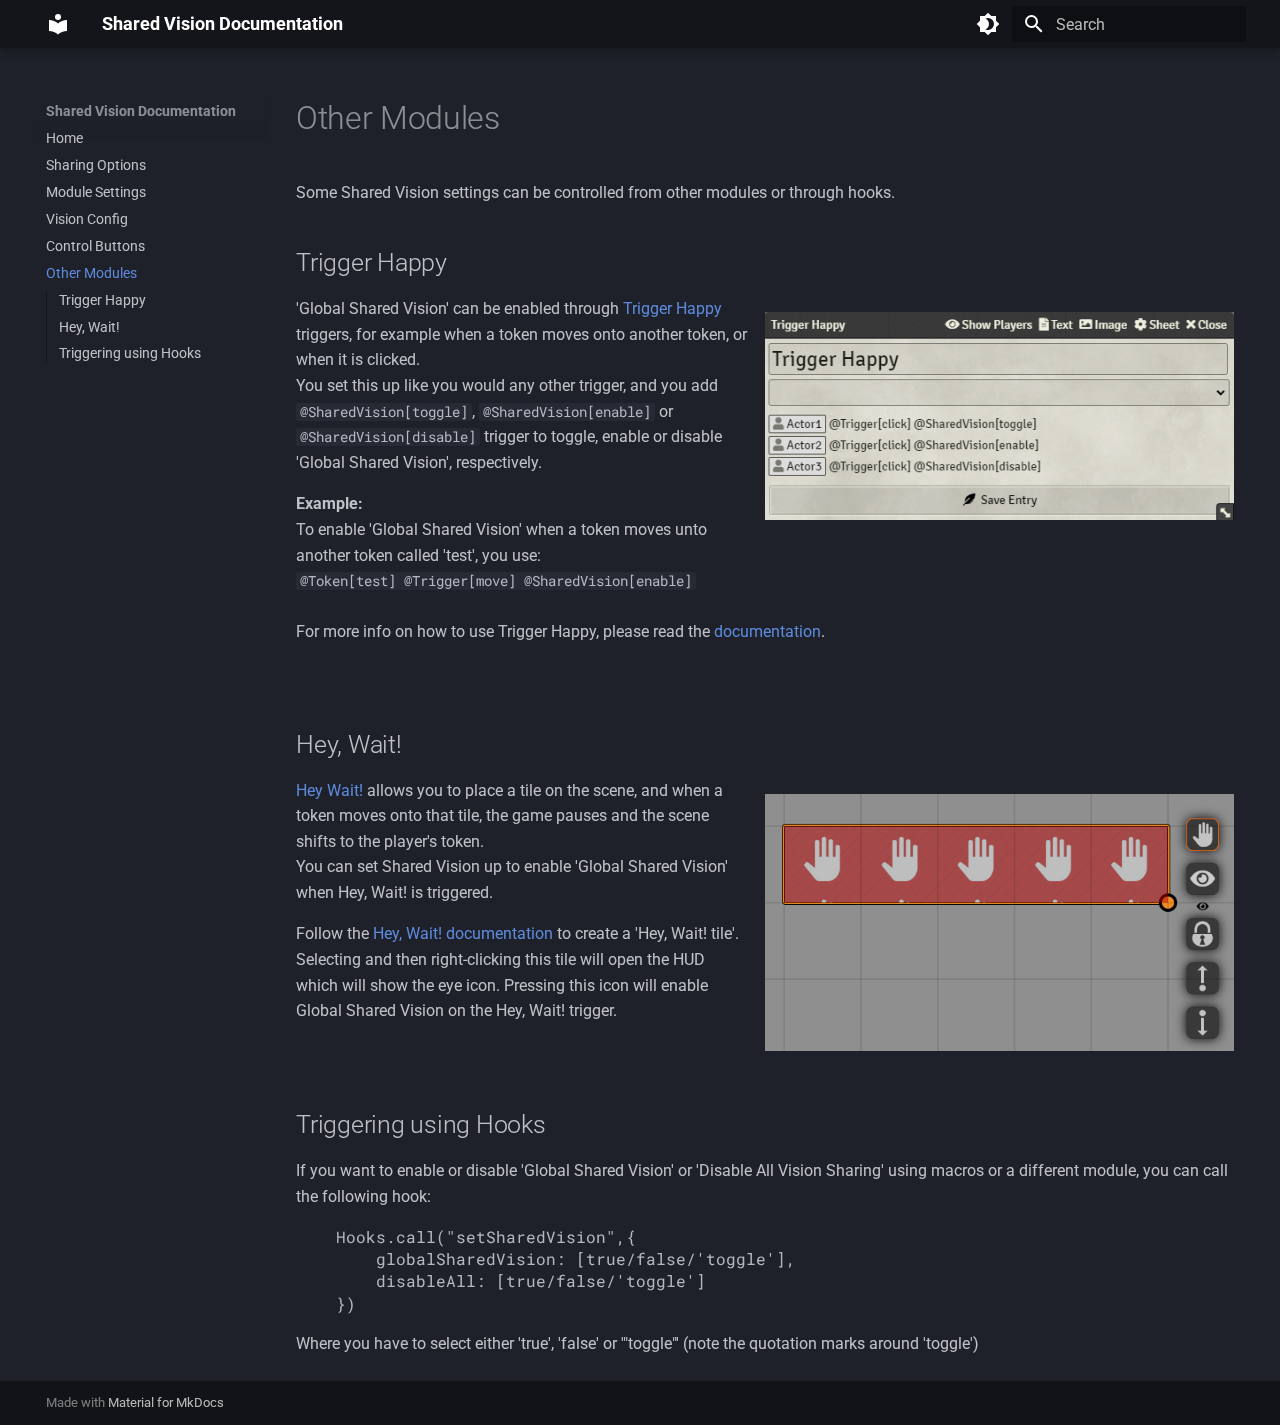
<file: otherModules/index.html>
<!doctype html>
<html lang="en" class="no-js">
  <head>
    
      <meta charset="utf-8">
      <meta name="viewport" content="width=device-width,initial-scale=1">
      
      
      
        <link rel="canonical" href="https://example.com/otherModules/">
      
      
        <link rel="prev" href="../controlButtons/">
      
      
      
      <link rel="icon" href="../assets/images/favicon.png">
      <meta name="generator" content="mkdocs-1.6.0, mkdocs-material-9.5.29">
    
    
      
        <title>Other Modules - Shared Vision Documentation</title>
      
    
    
      <link rel="stylesheet" href="../assets/stylesheets/main.76a95c52.min.css">
      
        
        <link rel="stylesheet" href="../assets/stylesheets/palette.06af60db.min.css">
      
      


    
    
      
    
    
      
        
        
        <link rel="preconnect" href="https://fonts.gstatic.com" crossorigin>
        <link rel="stylesheet" href="https://fonts.googleapis.com/css?family=Roboto:300,300i,400,400i,700,700i%7CRoboto+Mono:400,400i,700,700i&display=fallback">
        <style>:root{--md-text-font:"Roboto";--md-code-font:"Roboto Mono"}</style>
      
    
    
    <script>__md_scope=new URL("..",location),__md_hash=e=>[...e].reduce((e,_)=>(e<<5)-e+_.charCodeAt(0),0),__md_get=(e,_=localStorage,t=__md_scope)=>JSON.parse(_.getItem(t.pathname+"."+e)),__md_set=(e,_,t=localStorage,a=__md_scope)=>{try{t.setItem(a.pathname+"."+e,JSON.stringify(_))}catch(e){}}</script>
    
      

    
    
    
  </head>
  
  
    
    
      
    
    
    
    
    <body dir="ltr" data-md-color-scheme="slate" data-md-color-primary="black" data-md-color-accent="indigo">
  
    
    <input class="md-toggle" data-md-toggle="drawer" type="checkbox" id="__drawer" autocomplete="off">
    <input class="md-toggle" data-md-toggle="search" type="checkbox" id="__search" autocomplete="off">
    <label class="md-overlay" for="__drawer"></label>
    <div data-md-component="skip">
      
        
        <a href="#trigger-happy" class="md-skip">
          Skip to content
        </a>
      
    </div>
    <div data-md-component="announce">
      
    </div>
    
    
      

  

<header class="md-header md-header--shadow" data-md-component="header">
  <nav class="md-header__inner md-grid" aria-label="Header">
    <a href=".." title="Shared Vision Documentation" class="md-header__button md-logo" aria-label="Shared Vision Documentation" data-md-component="logo">
      
  
  <svg xmlns="http://www.w3.org/2000/svg" viewBox="0 0 24 24"><path d="M12 8a3 3 0 0 0 3-3 3 3 0 0 0-3-3 3 3 0 0 0-3 3 3 3 0 0 0 3 3m0 3.54C9.64 9.35 6.5 8 3 8v11c3.5 0 6.64 1.35 9 3.54 2.36-2.19 5.5-3.54 9-3.54V8c-3.5 0-6.64 1.35-9 3.54Z"/></svg>

    </a>
    <label class="md-header__button md-icon" for="__drawer">
      
      <svg xmlns="http://www.w3.org/2000/svg" viewBox="0 0 24 24"><path d="M3 6h18v2H3V6m0 5h18v2H3v-2m0 5h18v2H3v-2Z"/></svg>
    </label>
    <div class="md-header__title" data-md-component="header-title">
      <div class="md-header__ellipsis">
        <div class="md-header__topic">
          <span class="md-ellipsis">
            Shared Vision Documentation
          </span>
        </div>
        <div class="md-header__topic" data-md-component="header-topic">
          <span class="md-ellipsis">
            
              Other Modules
            
          </span>
        </div>
      </div>
    </div>
    
      
        <form class="md-header__option" data-md-component="palette">
  
    
    
    
    <input class="md-option" data-md-color-media="" data-md-color-scheme="slate" data-md-color-primary="black" data-md-color-accent="indigo"  aria-label="Switch to light mode"  type="radio" name="__palette" id="__palette_0">
    
      <label class="md-header__button md-icon" title="Switch to light mode" for="__palette_1" hidden>
        <svg xmlns="http://www.w3.org/2000/svg" viewBox="0 0 24 24"><path d="M12 18c-.89 0-1.74-.2-2.5-.55C11.56 16.5 13 14.42 13 12c0-2.42-1.44-4.5-3.5-5.45C10.26 6.2 11.11 6 12 6a6 6 0 0 1 6 6 6 6 0 0 1-6 6m8-9.31V4h-4.69L12 .69 8.69 4H4v4.69L.69 12 4 15.31V20h4.69L12 23.31 15.31 20H20v-4.69L23.31 12 20 8.69Z"/></svg>
      </label>
    
  
    
    
    
    <input class="md-option" data-md-color-media="" data-md-color-scheme="default" data-md-color-primary="blue-grey" data-md-color-accent="indigo"  aria-label="Switch to dark mode"  type="radio" name="__palette" id="__palette_1">
    
      <label class="md-header__button md-icon" title="Switch to dark mode" for="__palette_0" hidden>
        <svg xmlns="http://www.w3.org/2000/svg" viewBox="0 0 24 24"><path d="M12 8a4 4 0 0 0-4 4 4 4 0 0 0 4 4 4 4 0 0 0 4-4 4 4 0 0 0-4-4m0 10a6 6 0 0 1-6-6 6 6 0 0 1 6-6 6 6 0 0 1 6 6 6 6 0 0 1-6 6m8-9.31V4h-4.69L12 .69 8.69 4H4v4.69L.69 12 4 15.31V20h4.69L12 23.31 15.31 20H20v-4.69L23.31 12 20 8.69Z"/></svg>
      </label>
    
  
</form>
      
    
    
      <script>var media,input,key,value,palette=__md_get("__palette");if(palette&&palette.color){"(prefers-color-scheme)"===palette.color.media&&(media=matchMedia("(prefers-color-scheme: light)"),input=document.querySelector(media.matches?"[data-md-color-media='(prefers-color-scheme: light)']":"[data-md-color-media='(prefers-color-scheme: dark)']"),palette.color.media=input.getAttribute("data-md-color-media"),palette.color.scheme=input.getAttribute("data-md-color-scheme"),palette.color.primary=input.getAttribute("data-md-color-primary"),palette.color.accent=input.getAttribute("data-md-color-accent"));for([key,value]of Object.entries(palette.color))document.body.setAttribute("data-md-color-"+key,value)}</script>
    
    
    
      <label class="md-header__button md-icon" for="__search">
        
        <svg xmlns="http://www.w3.org/2000/svg" viewBox="0 0 24 24"><path d="M9.5 3A6.5 6.5 0 0 1 16 9.5c0 1.61-.59 3.09-1.56 4.23l.27.27h.79l5 5-1.5 1.5-5-5v-.79l-.27-.27A6.516 6.516 0 0 1 9.5 16 6.5 6.5 0 0 1 3 9.5 6.5 6.5 0 0 1 9.5 3m0 2C7 5 5 7 5 9.5S7 14 9.5 14 14 12 14 9.5 12 5 9.5 5Z"/></svg>
      </label>
      <div class="md-search" data-md-component="search" role="dialog">
  <label class="md-search__overlay" for="__search"></label>
  <div class="md-search__inner" role="search">
    <form class="md-search__form" name="search">
      <input type="text" class="md-search__input" name="query" aria-label="Search" placeholder="Search" autocapitalize="off" autocorrect="off" autocomplete="off" spellcheck="false" data-md-component="search-query" required>
      <label class="md-search__icon md-icon" for="__search">
        
        <svg xmlns="http://www.w3.org/2000/svg" viewBox="0 0 24 24"><path d="M9.5 3A6.5 6.5 0 0 1 16 9.5c0 1.61-.59 3.09-1.56 4.23l.27.27h.79l5 5-1.5 1.5-5-5v-.79l-.27-.27A6.516 6.516 0 0 1 9.5 16 6.5 6.5 0 0 1 3 9.5 6.5 6.5 0 0 1 9.5 3m0 2C7 5 5 7 5 9.5S7 14 9.5 14 14 12 14 9.5 12 5 9.5 5Z"/></svg>
        
        <svg xmlns="http://www.w3.org/2000/svg" viewBox="0 0 24 24"><path d="M20 11v2H8l5.5 5.5-1.42 1.42L4.16 12l7.92-7.92L13.5 5.5 8 11h12Z"/></svg>
      </label>
      <nav class="md-search__options" aria-label="Search">
        
        <button type="reset" class="md-search__icon md-icon" title="Clear" aria-label="Clear" tabindex="-1">
          
          <svg xmlns="http://www.w3.org/2000/svg" viewBox="0 0 24 24"><path d="M19 6.41 17.59 5 12 10.59 6.41 5 5 6.41 10.59 12 5 17.59 6.41 19 12 13.41 17.59 19 19 17.59 13.41 12 19 6.41Z"/></svg>
        </button>
      </nav>
      
    </form>
    <div class="md-search__output">
      <div class="md-search__scrollwrap" tabindex="0" data-md-scrollfix>
        <div class="md-search-result" data-md-component="search-result">
          <div class="md-search-result__meta">
            Initializing search
          </div>
          <ol class="md-search-result__list" role="presentation"></ol>
        </div>
      </div>
    </div>
  </div>
</div>
    
    
  </nav>
  
</header>
    
    <div class="md-container" data-md-component="container">
      
      
        
          
        
      
      <main class="md-main" data-md-component="main">
        <div class="md-main__inner md-grid">
          
            
              
              <div class="md-sidebar md-sidebar--primary" data-md-component="sidebar" data-md-type="navigation" >
                <div class="md-sidebar__scrollwrap">
                  <div class="md-sidebar__inner">
                    



  

<nav class="md-nav md-nav--primary md-nav--integrated" aria-label="Navigation" data-md-level="0">
  <label class="md-nav__title" for="__drawer">
    <a href=".." title="Shared Vision Documentation" class="md-nav__button md-logo" aria-label="Shared Vision Documentation" data-md-component="logo">
      
  
  <svg xmlns="http://www.w3.org/2000/svg" viewBox="0 0 24 24"><path d="M12 8a3 3 0 0 0 3-3 3 3 0 0 0-3-3 3 3 0 0 0-3 3 3 3 0 0 0 3 3m0 3.54C9.64 9.35 6.5 8 3 8v11c3.5 0 6.64 1.35 9 3.54 2.36-2.19 5.5-3.54 9-3.54V8c-3.5 0-6.64 1.35-9 3.54Z"/></svg>

    </a>
    Shared Vision Documentation
  </label>
  
  <ul class="md-nav__list" data-md-scrollfix>
    
      
      
  
  
  
  
    <li class="md-nav__item">
      <a href=".." class="md-nav__link">
        
  
  <span class="md-ellipsis">
    Home
  </span>
  

      </a>
    </li>
  

    
      
      
  
  
  
  
    <li class="md-nav__item">
      <a href="../sharingOptions/" class="md-nav__link">
        
  
  <span class="md-ellipsis">
    Sharing Options
  </span>
  

      </a>
    </li>
  

    
      
      
  
  
  
  
    <li class="md-nav__item">
      <a href="../moduleSettings/" class="md-nav__link">
        
  
  <span class="md-ellipsis">
    Module Settings
  </span>
  

      </a>
    </li>
  

    
      
      
  
  
  
  
    <li class="md-nav__item">
      <a href="../visionConfig/" class="md-nav__link">
        
  
  <span class="md-ellipsis">
    Vision Config
  </span>
  

      </a>
    </li>
  

    
      
      
  
  
  
  
    <li class="md-nav__item">
      <a href="../controlButtons/" class="md-nav__link">
        
  
  <span class="md-ellipsis">
    Control Buttons
  </span>
  

      </a>
    </li>
  

    
      
      
  
  
    
  
  
  
    <li class="md-nav__item md-nav__item--active">
      
      <input class="md-nav__toggle md-toggle" type="checkbox" id="__toc">
      
      
      
        <label class="md-nav__link md-nav__link--active" for="__toc">
          
  
  <span class="md-ellipsis">
    Other Modules
  </span>
  

          <span class="md-nav__icon md-icon"></span>
        </label>
      
      <a href="./" class="md-nav__link md-nav__link--active">
        
  
  <span class="md-ellipsis">
    Other Modules
  </span>
  

      </a>
      
        

<nav class="md-nav md-nav--secondary" aria-label="Table of contents">
  
  
  
  
    <label class="md-nav__title" for="__toc">
      <span class="md-nav__icon md-icon"></span>
      Table of contents
    </label>
    <ul class="md-nav__list" data-md-component="toc" data-md-scrollfix>
      
        <li class="md-nav__item">
  <a href="#trigger-happy" class="md-nav__link">
    <span class="md-ellipsis">
      Trigger Happy
    </span>
  </a>
  
</li>
      
        <li class="md-nav__item">
  <a href="#hey-wait" class="md-nav__link">
    <span class="md-ellipsis">
      Hey, Wait!
    </span>
  </a>
  
</li>
      
        <li class="md-nav__item">
  <a href="#triggering-using-hooks" class="md-nav__link">
    <span class="md-ellipsis">
      Triggering using Hooks
    </span>
  </a>
  
</li>
      
    </ul>
  
</nav>
      
    </li>
  

    
  </ul>
</nav>
                  </div>
                </div>
              </div>
            
            
          
          
            <div class="md-content" data-md-component="content">
              <article class="md-content__inner md-typeset">
                
                  


  <h1>Other Modules</h1>

<p>Some Shared Vision settings can be controlled from other modules or through hooks.</p>
<h2 id="trigger-happy">Trigger Happy</h2>
<p><img align="right" alt="img" src="../img/TriggerHappy.png" width="50%" />
'Global Shared Vision' can be enabled through <a href="https://foundryvtt.com/packages/trigger-happy/">Trigger Happy</a> triggers, for example when a token moves onto another token, or when it is clicked.<br>
You set this up like you would any other trigger, and you add <code>@SharedVision[toggle]</code>, <code>@SharedVision[enable]</code> or <code>@SharedVision[disable]</code> trigger to toggle, enable or disable 'Global Shared Vision', respectively.</p>
<p><b>Example:</b><br>
To enable 'Global Shared Vision' when a token moves unto another token called 'test', you use:<br>
<code>@Token[test] @Trigger[move] @SharedVision[enable]</code><br>
<br>
For more info on how to use Trigger Happy, please read the <a href="https://github.com/League-of-Foundry-Developers/fvtt-module-trigger-happy/blob/master/README.md">documentation</a>.</p>
<p><br clear="right"/></p>
<h2 id="hey-wait">Hey, Wait!</h2>
<p><img align="right" alt="img" src="../img/HeyWait.png" width="50%" />
<a href="https://foundryvtt.com/packages/hey-wait/">Hey Wait!</a> allows you to place a tile on the scene, and when a token moves onto that tile, the game pauses and the scene shifts to the player's token.<br>
You can set Shared Vision up to enable 'Global Shared Vision' when Hey, Wait! is triggered.</p>
<p>Follow the <a href="https://github.com/1000nettles/hey-wait/blob/main/README.md">Hey, Wait! documentation</a> to create a 'Hey, Wait! tile'.<br>
Selecting and then right-clicking this tile will open the HUD which will show the eye icon. Pressing this icon will enable Global Shared Vision on the Hey, Wait! trigger.</p>
<p><br clear="right"/></p>
<h2 id="triggering-using-hooks">Triggering using Hooks</h2>
<p>If you want to enable or disable 'Global Shared Vision' or 'Disable All Vision Sharing' using macros or a different module, you can call the following hook:<br></p>
<pre>
    Hooks.call("setSharedVision",{
        globalSharedVision: [true/false/'toggle'],
        disableAll: [true/false/'toggle']
    })
</pre>
<p>Where you have to select either 'true', 'false' or '"toggle"' (note the quotation marks around 'toggle')</p>












                
              </article>
            </div>
          
          
<script>var target=document.getElementById(location.hash.slice(1));target&&target.name&&(target.checked=target.name.startsWith("__tabbed_"))</script>
        </div>
        
      </main>
      
        <footer class="md-footer">
  
  <div class="md-footer-meta md-typeset">
    <div class="md-footer-meta__inner md-grid">
      <div class="md-copyright">
  
  
    Made with
    <a href="https://squidfunk.github.io/mkdocs-material/" target="_blank" rel="noopener">
      Material for MkDocs
    </a>
  
</div>
      
    </div>
  </div>
</footer>
      
    </div>
    <div class="md-dialog" data-md-component="dialog">
      <div class="md-dialog__inner md-typeset"></div>
    </div>
    
    
    <script id="__config" type="application/json">{"base": "..", "features": ["navigation.tracking", "toc.integrate"], "search": "../assets/javascripts/workers/search.b8dbb3d2.min.js", "translations": {"clipboard.copied": "Copied to clipboard", "clipboard.copy": "Copy to clipboard", "search.result.more.one": "1 more on this page", "search.result.more.other": "# more on this page", "search.result.none": "No matching documents", "search.result.one": "1 matching document", "search.result.other": "# matching documents", "search.result.placeholder": "Type to start searching", "search.result.term.missing": "Missing", "select.version": "Select version"}}</script>
    
    
      <script src="../assets/javascripts/bundle.fe8b6f2b.min.js"></script>
      
    
  </body>
</html>
</file>
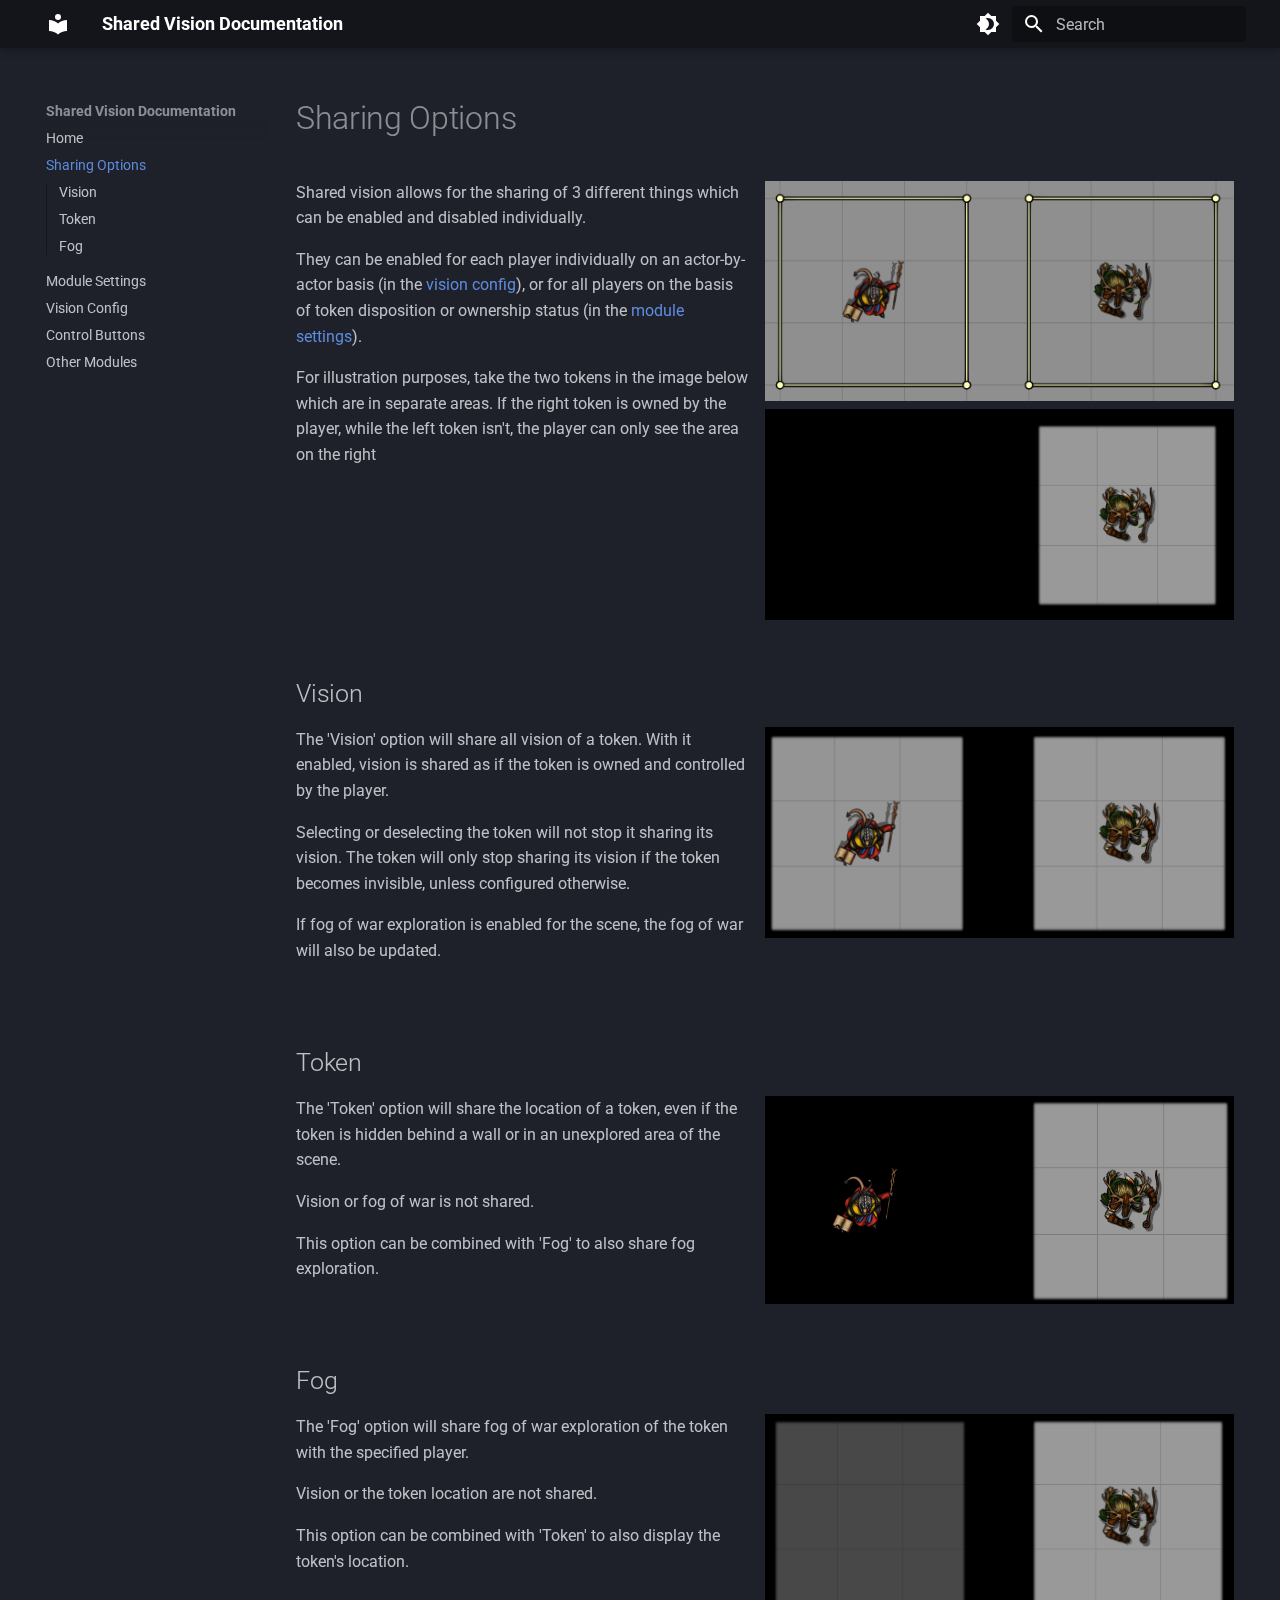
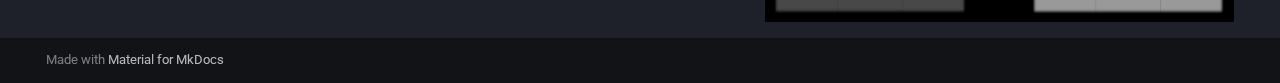
<file: sharingOptions/index.html>
<!doctype html>
<html lang="en" class="no-js">
  <head>
    
      <meta charset="utf-8">
      <meta name="viewport" content="width=device-width,initial-scale=1">
      
      
      
        <link rel="canonical" href="https://example.com/sharingOptions/">
      
      
        <link rel="prev" href="..">
      
      
        <link rel="next" href="../moduleSettings/">
      
      
      <link rel="icon" href="../assets/images/favicon.png">
      <meta name="generator" content="mkdocs-1.6.0, mkdocs-material-9.5.29">
    
    
      
        <title>Sharing Options - Shared Vision Documentation</title>
      
    
    
      <link rel="stylesheet" href="../assets/stylesheets/main.76a95c52.min.css">
      
        
        <link rel="stylesheet" href="../assets/stylesheets/palette.06af60db.min.css">
      
      


    
    
      
    
    
      
        
        
        <link rel="preconnect" href="https://fonts.gstatic.com" crossorigin>
        <link rel="stylesheet" href="https://fonts.googleapis.com/css?family=Roboto:300,300i,400,400i,700,700i%7CRoboto+Mono:400,400i,700,700i&display=fallback">
        <style>:root{--md-text-font:"Roboto";--md-code-font:"Roboto Mono"}</style>
      
    
    
    <script>__md_scope=new URL("..",location),__md_hash=e=>[...e].reduce((e,_)=>(e<<5)-e+_.charCodeAt(0),0),__md_get=(e,_=localStorage,t=__md_scope)=>JSON.parse(_.getItem(t.pathname+"."+e)),__md_set=(e,_,t=localStorage,a=__md_scope)=>{try{t.setItem(a.pathname+"."+e,JSON.stringify(_))}catch(e){}}</script>
    
      

    
    
    
  </head>
  
  
    
    
      
    
    
    
    
    <body dir="ltr" data-md-color-scheme="slate" data-md-color-primary="black" data-md-color-accent="indigo">
  
    
    <input class="md-toggle" data-md-toggle="drawer" type="checkbox" id="__drawer" autocomplete="off">
    <input class="md-toggle" data-md-toggle="search" type="checkbox" id="__search" autocomplete="off">
    <label class="md-overlay" for="__drawer"></label>
    <div data-md-component="skip">
      
        
        <a href="#vision" class="md-skip">
          Skip to content
        </a>
      
    </div>
    <div data-md-component="announce">
      
    </div>
    
    
      

  

<header class="md-header md-header--shadow" data-md-component="header">
  <nav class="md-header__inner md-grid" aria-label="Header">
    <a href=".." title="Shared Vision Documentation" class="md-header__button md-logo" aria-label="Shared Vision Documentation" data-md-component="logo">
      
  
  <svg xmlns="http://www.w3.org/2000/svg" viewBox="0 0 24 24"><path d="M12 8a3 3 0 0 0 3-3 3 3 0 0 0-3-3 3 3 0 0 0-3 3 3 3 0 0 0 3 3m0 3.54C9.64 9.35 6.5 8 3 8v11c3.5 0 6.64 1.35 9 3.54 2.36-2.19 5.5-3.54 9-3.54V8c-3.5 0-6.64 1.35-9 3.54Z"/></svg>

    </a>
    <label class="md-header__button md-icon" for="__drawer">
      
      <svg xmlns="http://www.w3.org/2000/svg" viewBox="0 0 24 24"><path d="M3 6h18v2H3V6m0 5h18v2H3v-2m0 5h18v2H3v-2Z"/></svg>
    </label>
    <div class="md-header__title" data-md-component="header-title">
      <div class="md-header__ellipsis">
        <div class="md-header__topic">
          <span class="md-ellipsis">
            Shared Vision Documentation
          </span>
        </div>
        <div class="md-header__topic" data-md-component="header-topic">
          <span class="md-ellipsis">
            
              Sharing Options
            
          </span>
        </div>
      </div>
    </div>
    
      
        <form class="md-header__option" data-md-component="palette">
  
    
    
    
    <input class="md-option" data-md-color-media="" data-md-color-scheme="slate" data-md-color-primary="black" data-md-color-accent="indigo"  aria-label="Switch to light mode"  type="radio" name="__palette" id="__palette_0">
    
      <label class="md-header__button md-icon" title="Switch to light mode" for="__palette_1" hidden>
        <svg xmlns="http://www.w3.org/2000/svg" viewBox="0 0 24 24"><path d="M12 18c-.89 0-1.74-.2-2.5-.55C11.56 16.5 13 14.42 13 12c0-2.42-1.44-4.5-3.5-5.45C10.26 6.2 11.11 6 12 6a6 6 0 0 1 6 6 6 6 0 0 1-6 6m8-9.31V4h-4.69L12 .69 8.69 4H4v4.69L.69 12 4 15.31V20h4.69L12 23.31 15.31 20H20v-4.69L23.31 12 20 8.69Z"/></svg>
      </label>
    
  
    
    
    
    <input class="md-option" data-md-color-media="" data-md-color-scheme="default" data-md-color-primary="blue-grey" data-md-color-accent="indigo"  aria-label="Switch to dark mode"  type="radio" name="__palette" id="__palette_1">
    
      <label class="md-header__button md-icon" title="Switch to dark mode" for="__palette_0" hidden>
        <svg xmlns="http://www.w3.org/2000/svg" viewBox="0 0 24 24"><path d="M12 8a4 4 0 0 0-4 4 4 4 0 0 0 4 4 4 4 0 0 0 4-4 4 4 0 0 0-4-4m0 10a6 6 0 0 1-6-6 6 6 0 0 1 6-6 6 6 0 0 1 6 6 6 6 0 0 1-6 6m8-9.31V4h-4.69L12 .69 8.69 4H4v4.69L.69 12 4 15.31V20h4.69L12 23.31 15.31 20H20v-4.69L23.31 12 20 8.69Z"/></svg>
      </label>
    
  
</form>
      
    
    
      <script>var media,input,key,value,palette=__md_get("__palette");if(palette&&palette.color){"(prefers-color-scheme)"===palette.color.media&&(media=matchMedia("(prefers-color-scheme: light)"),input=document.querySelector(media.matches?"[data-md-color-media='(prefers-color-scheme: light)']":"[data-md-color-media='(prefers-color-scheme: dark)']"),palette.color.media=input.getAttribute("data-md-color-media"),palette.color.scheme=input.getAttribute("data-md-color-scheme"),palette.color.primary=input.getAttribute("data-md-color-primary"),palette.color.accent=input.getAttribute("data-md-color-accent"));for([key,value]of Object.entries(palette.color))document.body.setAttribute("data-md-color-"+key,value)}</script>
    
    
    
      <label class="md-header__button md-icon" for="__search">
        
        <svg xmlns="http://www.w3.org/2000/svg" viewBox="0 0 24 24"><path d="M9.5 3A6.5 6.5 0 0 1 16 9.5c0 1.61-.59 3.09-1.56 4.23l.27.27h.79l5 5-1.5 1.5-5-5v-.79l-.27-.27A6.516 6.516 0 0 1 9.5 16 6.5 6.5 0 0 1 3 9.5 6.5 6.5 0 0 1 9.5 3m0 2C7 5 5 7 5 9.5S7 14 9.5 14 14 12 14 9.5 12 5 9.5 5Z"/></svg>
      </label>
      <div class="md-search" data-md-component="search" role="dialog">
  <label class="md-search__overlay" for="__search"></label>
  <div class="md-search__inner" role="search">
    <form class="md-search__form" name="search">
      <input type="text" class="md-search__input" name="query" aria-label="Search" placeholder="Search" autocapitalize="off" autocorrect="off" autocomplete="off" spellcheck="false" data-md-component="search-query" required>
      <label class="md-search__icon md-icon" for="__search">
        
        <svg xmlns="http://www.w3.org/2000/svg" viewBox="0 0 24 24"><path d="M9.5 3A6.5 6.5 0 0 1 16 9.5c0 1.61-.59 3.09-1.56 4.23l.27.27h.79l5 5-1.5 1.5-5-5v-.79l-.27-.27A6.516 6.516 0 0 1 9.5 16 6.5 6.5 0 0 1 3 9.5 6.5 6.5 0 0 1 9.5 3m0 2C7 5 5 7 5 9.5S7 14 9.5 14 14 12 14 9.5 12 5 9.5 5Z"/></svg>
        
        <svg xmlns="http://www.w3.org/2000/svg" viewBox="0 0 24 24"><path d="M20 11v2H8l5.5 5.5-1.42 1.42L4.16 12l7.92-7.92L13.5 5.5 8 11h12Z"/></svg>
      </label>
      <nav class="md-search__options" aria-label="Search">
        
        <button type="reset" class="md-search__icon md-icon" title="Clear" aria-label="Clear" tabindex="-1">
          
          <svg xmlns="http://www.w3.org/2000/svg" viewBox="0 0 24 24"><path d="M19 6.41 17.59 5 12 10.59 6.41 5 5 6.41 10.59 12 5 17.59 6.41 19 12 13.41 17.59 19 19 17.59 13.41 12 19 6.41Z"/></svg>
        </button>
      </nav>
      
    </form>
    <div class="md-search__output">
      <div class="md-search__scrollwrap" tabindex="0" data-md-scrollfix>
        <div class="md-search-result" data-md-component="search-result">
          <div class="md-search-result__meta">
            Initializing search
          </div>
          <ol class="md-search-result__list" role="presentation"></ol>
        </div>
      </div>
    </div>
  </div>
</div>
    
    
  </nav>
  
</header>
    
    <div class="md-container" data-md-component="container">
      
      
        
          
        
      
      <main class="md-main" data-md-component="main">
        <div class="md-main__inner md-grid">
          
            
              
              <div class="md-sidebar md-sidebar--primary" data-md-component="sidebar" data-md-type="navigation" >
                <div class="md-sidebar__scrollwrap">
                  <div class="md-sidebar__inner">
                    



  

<nav class="md-nav md-nav--primary md-nav--integrated" aria-label="Navigation" data-md-level="0">
  <label class="md-nav__title" for="__drawer">
    <a href=".." title="Shared Vision Documentation" class="md-nav__button md-logo" aria-label="Shared Vision Documentation" data-md-component="logo">
      
  
  <svg xmlns="http://www.w3.org/2000/svg" viewBox="0 0 24 24"><path d="M12 8a3 3 0 0 0 3-3 3 3 0 0 0-3-3 3 3 0 0 0-3 3 3 3 0 0 0 3 3m0 3.54C9.64 9.35 6.5 8 3 8v11c3.5 0 6.64 1.35 9 3.54 2.36-2.19 5.5-3.54 9-3.54V8c-3.5 0-6.64 1.35-9 3.54Z"/></svg>

    </a>
    Shared Vision Documentation
  </label>
  
  <ul class="md-nav__list" data-md-scrollfix>
    
      
      
  
  
  
  
    <li class="md-nav__item">
      <a href=".." class="md-nav__link">
        
  
  <span class="md-ellipsis">
    Home
  </span>
  

      </a>
    </li>
  

    
      
      
  
  
    
  
  
  
    <li class="md-nav__item md-nav__item--active">
      
      <input class="md-nav__toggle md-toggle" type="checkbox" id="__toc">
      
      
      
        <label class="md-nav__link md-nav__link--active" for="__toc">
          
  
  <span class="md-ellipsis">
    Sharing Options
  </span>
  

          <span class="md-nav__icon md-icon"></span>
        </label>
      
      <a href="./" class="md-nav__link md-nav__link--active">
        
  
  <span class="md-ellipsis">
    Sharing Options
  </span>
  

      </a>
      
        

<nav class="md-nav md-nav--secondary" aria-label="Table of contents">
  
  
  
  
    <label class="md-nav__title" for="__toc">
      <span class="md-nav__icon md-icon"></span>
      Table of contents
    </label>
    <ul class="md-nav__list" data-md-component="toc" data-md-scrollfix>
      
        <li class="md-nav__item">
  <a href="#vision" class="md-nav__link">
    <span class="md-ellipsis">
      Vision
    </span>
  </a>
  
</li>
      
        <li class="md-nav__item">
  <a href="#token" class="md-nav__link">
    <span class="md-ellipsis">
      Token
    </span>
  </a>
  
</li>
      
        <li class="md-nav__item">
  <a href="#fog" class="md-nav__link">
    <span class="md-ellipsis">
      Fog
    </span>
  </a>
  
</li>
      
    </ul>
  
</nav>
      
    </li>
  

    
      
      
  
  
  
  
    <li class="md-nav__item">
      <a href="../moduleSettings/" class="md-nav__link">
        
  
  <span class="md-ellipsis">
    Module Settings
  </span>
  

      </a>
    </li>
  

    
      
      
  
  
  
  
    <li class="md-nav__item">
      <a href="../visionConfig/" class="md-nav__link">
        
  
  <span class="md-ellipsis">
    Vision Config
  </span>
  

      </a>
    </li>
  

    
      
      
  
  
  
  
    <li class="md-nav__item">
      <a href="../controlButtons/" class="md-nav__link">
        
  
  <span class="md-ellipsis">
    Control Buttons
  </span>
  

      </a>
    </li>
  

    
      
      
  
  
  
  
    <li class="md-nav__item">
      <a href="../otherModules/" class="md-nav__link">
        
  
  <span class="md-ellipsis">
    Other Modules
  </span>
  

      </a>
    </li>
  

    
  </ul>
</nav>
                  </div>
                </div>
              </div>
            
            
          
          
            <div class="md-content" data-md-component="content">
              <article class="md-content__inner md-typeset">
                
                  


  <h1>Sharing Options</h1>

<p><img align="right" alt="img" src="../img/SharingOptions-Overview.png" width="50%" />
Shared vision allows for the sharing of 3 different things which can be enabled and disabled individually. </p>
<p>They can be enabled for each player individually on an actor-by-actor basis (in the <a href="../visionConfig/">vision config</a>), or for all players on the basis of token disposition or ownership status (in the <a href="../moduleSettings/">module settings</a>).</p>
<p>For illustration purposes, take the two tokens in the image below which are in separate areas. If the right token is owned by the player, while the left token isn't, the player can only see the area on the right</p>
<p><br clear="right"/></p>
<h2 id="vision">Vision</h2>
<p><img align="right" alt="img" src="../img/SharingOptions-Vision.png" width="50%" />
The 'Vision' option will share all vision of a token. With it enabled, vision is shared as if the token is owned and controlled by the player. </p>
<p>Selecting or deselecting the token will not stop it sharing its vision. The token will only stop sharing its vision if the token becomes invisible, unless configured otherwise.</p>
<p>If fog of war exploration is enabled for the scene, the fog of war will also be updated.</p>
<p><br clear="right"/></p>
<h2 id="token">Token</h2>
<p><img align="right" alt="img" src="../img/SharingOptions-Token.png" width="50%" />
The 'Token' option will share the location of a token, even if the token is hidden behind a wall or in an unexplored area of the scene. </p>
<p>Vision or fog of war is not shared.</p>
<p>This option can be combined with 'Fog' to also share fog exploration.</p>
<p><br clear="right"/></p>
<h2 id="fog">Fog</h2>
<p><img align="right" alt="img" src="../img/SharingOptions-Fog.png" width="50%" />
The 'Fog' option will share fog of war exploration of the token with the specified player.</p>
<p>Vision or the token location are not shared.</p>
<p>This option can be combined with 'Token' to also display the token's location.</p>












                
              </article>
            </div>
          
          
<script>var target=document.getElementById(location.hash.slice(1));target&&target.name&&(target.checked=target.name.startsWith("__tabbed_"))</script>
        </div>
        
      </main>
      
        <footer class="md-footer">
  
  <div class="md-footer-meta md-typeset">
    <div class="md-footer-meta__inner md-grid">
      <div class="md-copyright">
  
  
    Made with
    <a href="https://squidfunk.github.io/mkdocs-material/" target="_blank" rel="noopener">
      Material for MkDocs
    </a>
  
</div>
      
    </div>
  </div>
</footer>
      
    </div>
    <div class="md-dialog" data-md-component="dialog">
      <div class="md-dialog__inner md-typeset"></div>
    </div>
    
    
    <script id="__config" type="application/json">{"base": "..", "features": ["navigation.tracking", "toc.integrate"], "search": "../assets/javascripts/workers/search.b8dbb3d2.min.js", "translations": {"clipboard.copied": "Copied to clipboard", "clipboard.copy": "Copy to clipboard", "search.result.more.one": "1 more on this page", "search.result.more.other": "# more on this page", "search.result.none": "No matching documents", "search.result.one": "1 matching document", "search.result.other": "# matching documents", "search.result.placeholder": "Type to start searching", "search.result.term.missing": "Missing", "select.version": "Select version"}}</script>
    
    
      <script src="../assets/javascripts/bundle.fe8b6f2b.min.js"></script>
      
    
  </body>
</html>
</file>
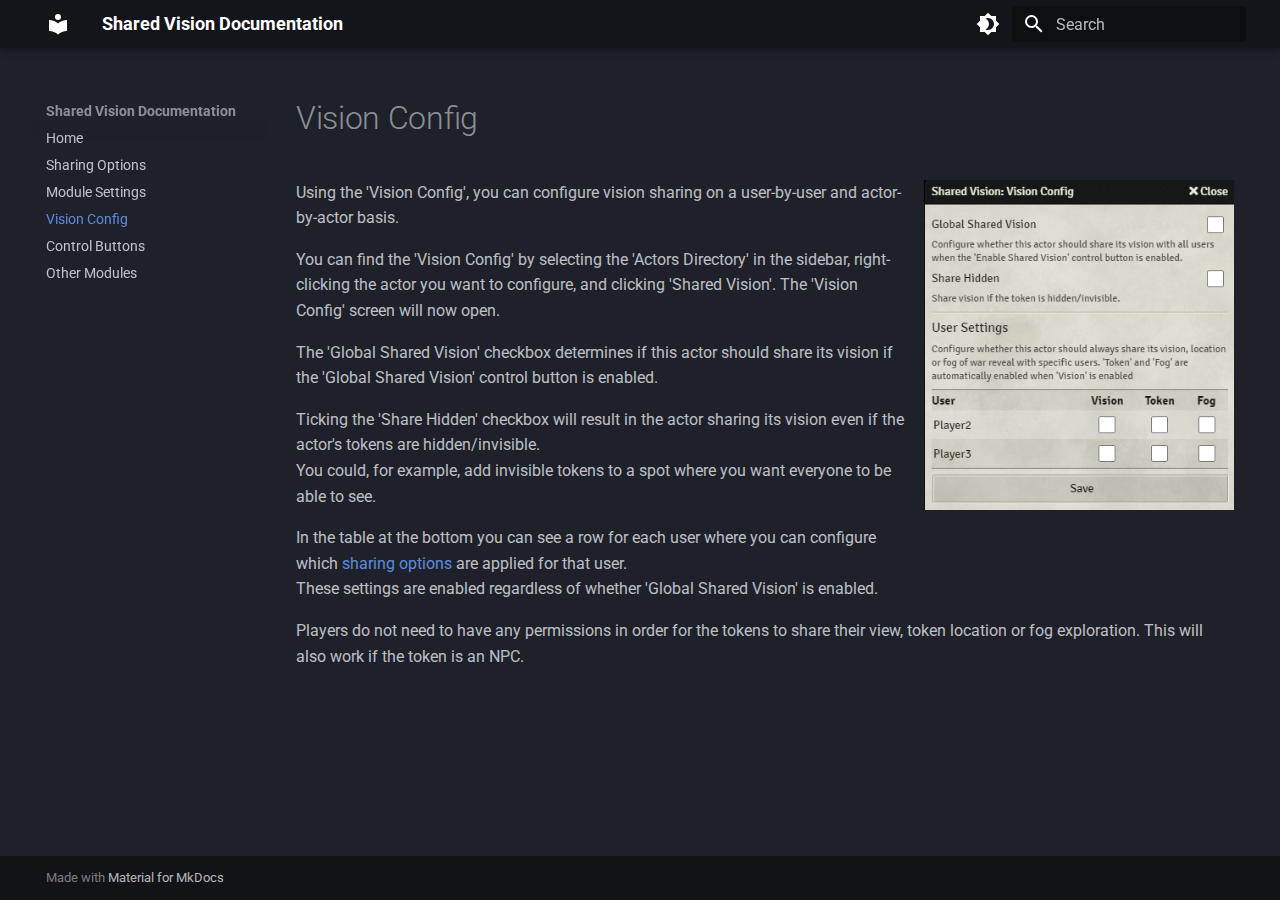
<file: visionConfig/index.html>
<!doctype html>
<html lang="en" class="no-js">
  <head>
    
      <meta charset="utf-8">
      <meta name="viewport" content="width=device-width,initial-scale=1">
      
      
      
        <link rel="canonical" href="https://example.com/visionConfig/">
      
      
        <link rel="prev" href="../moduleSettings/">
      
      
        <link rel="next" href="../controlButtons/">
      
      
      <link rel="icon" href="../assets/images/favicon.png">
      <meta name="generator" content="mkdocs-1.6.0, mkdocs-material-9.5.29">
    
    
      
        <title>Vision Config - Shared Vision Documentation</title>
      
    
    
      <link rel="stylesheet" href="../assets/stylesheets/main.76a95c52.min.css">
      
        
        <link rel="stylesheet" href="../assets/stylesheets/palette.06af60db.min.css">
      
      


    
    
      
    
    
      
        
        
        <link rel="preconnect" href="https://fonts.gstatic.com" crossorigin>
        <link rel="stylesheet" href="https://fonts.googleapis.com/css?family=Roboto:300,300i,400,400i,700,700i%7CRoboto+Mono:400,400i,700,700i&display=fallback">
        <style>:root{--md-text-font:"Roboto";--md-code-font:"Roboto Mono"}</style>
      
    
    
    <script>__md_scope=new URL("..",location),__md_hash=e=>[...e].reduce((e,_)=>(e<<5)-e+_.charCodeAt(0),0),__md_get=(e,_=localStorage,t=__md_scope)=>JSON.parse(_.getItem(t.pathname+"."+e)),__md_set=(e,_,t=localStorage,a=__md_scope)=>{try{t.setItem(a.pathname+"."+e,JSON.stringify(_))}catch(e){}}</script>
    
      

    
    
    
  </head>
  
  
    
    
      
    
    
    
    
    <body dir="ltr" data-md-color-scheme="slate" data-md-color-primary="black" data-md-color-accent="indigo">
  
    
    <input class="md-toggle" data-md-toggle="drawer" type="checkbox" id="__drawer" autocomplete="off">
    <input class="md-toggle" data-md-toggle="search" type="checkbox" id="__search" autocomplete="off">
    <label class="md-overlay" for="__drawer"></label>
    <div data-md-component="skip">
      
    </div>
    <div data-md-component="announce">
      
    </div>
    
    
      

  

<header class="md-header md-header--shadow" data-md-component="header">
  <nav class="md-header__inner md-grid" aria-label="Header">
    <a href=".." title="Shared Vision Documentation" class="md-header__button md-logo" aria-label="Shared Vision Documentation" data-md-component="logo">
      
  
  <svg xmlns="http://www.w3.org/2000/svg" viewBox="0 0 24 24"><path d="M12 8a3 3 0 0 0 3-3 3 3 0 0 0-3-3 3 3 0 0 0-3 3 3 3 0 0 0 3 3m0 3.54C9.64 9.35 6.5 8 3 8v11c3.5 0 6.64 1.35 9 3.54 2.36-2.19 5.5-3.54 9-3.54V8c-3.5 0-6.64 1.35-9 3.54Z"/></svg>

    </a>
    <label class="md-header__button md-icon" for="__drawer">
      
      <svg xmlns="http://www.w3.org/2000/svg" viewBox="0 0 24 24"><path d="M3 6h18v2H3V6m0 5h18v2H3v-2m0 5h18v2H3v-2Z"/></svg>
    </label>
    <div class="md-header__title" data-md-component="header-title">
      <div class="md-header__ellipsis">
        <div class="md-header__topic">
          <span class="md-ellipsis">
            Shared Vision Documentation
          </span>
        </div>
        <div class="md-header__topic" data-md-component="header-topic">
          <span class="md-ellipsis">
            
              Vision Config
            
          </span>
        </div>
      </div>
    </div>
    
      
        <form class="md-header__option" data-md-component="palette">
  
    
    
    
    <input class="md-option" data-md-color-media="" data-md-color-scheme="slate" data-md-color-primary="black" data-md-color-accent="indigo"  aria-label="Switch to light mode"  type="radio" name="__palette" id="__palette_0">
    
      <label class="md-header__button md-icon" title="Switch to light mode" for="__palette_1" hidden>
        <svg xmlns="http://www.w3.org/2000/svg" viewBox="0 0 24 24"><path d="M12 18c-.89 0-1.74-.2-2.5-.55C11.56 16.5 13 14.42 13 12c0-2.42-1.44-4.5-3.5-5.45C10.26 6.2 11.11 6 12 6a6 6 0 0 1 6 6 6 6 0 0 1-6 6m8-9.31V4h-4.69L12 .69 8.69 4H4v4.69L.69 12 4 15.31V20h4.69L12 23.31 15.31 20H20v-4.69L23.31 12 20 8.69Z"/></svg>
      </label>
    
  
    
    
    
    <input class="md-option" data-md-color-media="" data-md-color-scheme="default" data-md-color-primary="blue-grey" data-md-color-accent="indigo"  aria-label="Switch to dark mode"  type="radio" name="__palette" id="__palette_1">
    
      <label class="md-header__button md-icon" title="Switch to dark mode" for="__palette_0" hidden>
        <svg xmlns="http://www.w3.org/2000/svg" viewBox="0 0 24 24"><path d="M12 8a4 4 0 0 0-4 4 4 4 0 0 0 4 4 4 4 0 0 0 4-4 4 4 0 0 0-4-4m0 10a6 6 0 0 1-6-6 6 6 0 0 1 6-6 6 6 0 0 1 6 6 6 6 0 0 1-6 6m8-9.31V4h-4.69L12 .69 8.69 4H4v4.69L.69 12 4 15.31V20h4.69L12 23.31 15.31 20H20v-4.69L23.31 12 20 8.69Z"/></svg>
      </label>
    
  
</form>
      
    
    
      <script>var media,input,key,value,palette=__md_get("__palette");if(palette&&palette.color){"(prefers-color-scheme)"===palette.color.media&&(media=matchMedia("(prefers-color-scheme: light)"),input=document.querySelector(media.matches?"[data-md-color-media='(prefers-color-scheme: light)']":"[data-md-color-media='(prefers-color-scheme: dark)']"),palette.color.media=input.getAttribute("data-md-color-media"),palette.color.scheme=input.getAttribute("data-md-color-scheme"),palette.color.primary=input.getAttribute("data-md-color-primary"),palette.color.accent=input.getAttribute("data-md-color-accent"));for([key,value]of Object.entries(palette.color))document.body.setAttribute("data-md-color-"+key,value)}</script>
    
    
    
      <label class="md-header__button md-icon" for="__search">
        
        <svg xmlns="http://www.w3.org/2000/svg" viewBox="0 0 24 24"><path d="M9.5 3A6.5 6.5 0 0 1 16 9.5c0 1.61-.59 3.09-1.56 4.23l.27.27h.79l5 5-1.5 1.5-5-5v-.79l-.27-.27A6.516 6.516 0 0 1 9.5 16 6.5 6.5 0 0 1 3 9.5 6.5 6.5 0 0 1 9.5 3m0 2C7 5 5 7 5 9.5S7 14 9.5 14 14 12 14 9.5 12 5 9.5 5Z"/></svg>
      </label>
      <div class="md-search" data-md-component="search" role="dialog">
  <label class="md-search__overlay" for="__search"></label>
  <div class="md-search__inner" role="search">
    <form class="md-search__form" name="search">
      <input type="text" class="md-search__input" name="query" aria-label="Search" placeholder="Search" autocapitalize="off" autocorrect="off" autocomplete="off" spellcheck="false" data-md-component="search-query" required>
      <label class="md-search__icon md-icon" for="__search">
        
        <svg xmlns="http://www.w3.org/2000/svg" viewBox="0 0 24 24"><path d="M9.5 3A6.5 6.5 0 0 1 16 9.5c0 1.61-.59 3.09-1.56 4.23l.27.27h.79l5 5-1.5 1.5-5-5v-.79l-.27-.27A6.516 6.516 0 0 1 9.5 16 6.5 6.5 0 0 1 3 9.5 6.5 6.5 0 0 1 9.5 3m0 2C7 5 5 7 5 9.5S7 14 9.5 14 14 12 14 9.5 12 5 9.5 5Z"/></svg>
        
        <svg xmlns="http://www.w3.org/2000/svg" viewBox="0 0 24 24"><path d="M20 11v2H8l5.5 5.5-1.42 1.42L4.16 12l7.92-7.92L13.5 5.5 8 11h12Z"/></svg>
      </label>
      <nav class="md-search__options" aria-label="Search">
        
        <button type="reset" class="md-search__icon md-icon" title="Clear" aria-label="Clear" tabindex="-1">
          
          <svg xmlns="http://www.w3.org/2000/svg" viewBox="0 0 24 24"><path d="M19 6.41 17.59 5 12 10.59 6.41 5 5 6.41 10.59 12 5 17.59 6.41 19 12 13.41 17.59 19 19 17.59 13.41 12 19 6.41Z"/></svg>
        </button>
      </nav>
      
    </form>
    <div class="md-search__output">
      <div class="md-search__scrollwrap" tabindex="0" data-md-scrollfix>
        <div class="md-search-result" data-md-component="search-result">
          <div class="md-search-result__meta">
            Initializing search
          </div>
          <ol class="md-search-result__list" role="presentation"></ol>
        </div>
      </div>
    </div>
  </div>
</div>
    
    
  </nav>
  
</header>
    
    <div class="md-container" data-md-component="container">
      
      
        
          
        
      
      <main class="md-main" data-md-component="main">
        <div class="md-main__inner md-grid">
          
            
              
              <div class="md-sidebar md-sidebar--primary" data-md-component="sidebar" data-md-type="navigation" >
                <div class="md-sidebar__scrollwrap">
                  <div class="md-sidebar__inner">
                    



  

<nav class="md-nav md-nav--primary md-nav--integrated" aria-label="Navigation" data-md-level="0">
  <label class="md-nav__title" for="__drawer">
    <a href=".." title="Shared Vision Documentation" class="md-nav__button md-logo" aria-label="Shared Vision Documentation" data-md-component="logo">
      
  
  <svg xmlns="http://www.w3.org/2000/svg" viewBox="0 0 24 24"><path d="M12 8a3 3 0 0 0 3-3 3 3 0 0 0-3-3 3 3 0 0 0-3 3 3 3 0 0 0 3 3m0 3.54C9.64 9.35 6.5 8 3 8v11c3.5 0 6.64 1.35 9 3.54 2.36-2.19 5.5-3.54 9-3.54V8c-3.5 0-6.64 1.35-9 3.54Z"/></svg>

    </a>
    Shared Vision Documentation
  </label>
  
  <ul class="md-nav__list" data-md-scrollfix>
    
      
      
  
  
  
  
    <li class="md-nav__item">
      <a href=".." class="md-nav__link">
        
  
  <span class="md-ellipsis">
    Home
  </span>
  

      </a>
    </li>
  

    
      
      
  
  
  
  
    <li class="md-nav__item">
      <a href="../sharingOptions/" class="md-nav__link">
        
  
  <span class="md-ellipsis">
    Sharing Options
  </span>
  

      </a>
    </li>
  

    
      
      
  
  
  
  
    <li class="md-nav__item">
      <a href="../moduleSettings/" class="md-nav__link">
        
  
  <span class="md-ellipsis">
    Module Settings
  </span>
  

      </a>
    </li>
  

    
      
      
  
  
    
  
  
  
    <li class="md-nav__item md-nav__item--active">
      
      <input class="md-nav__toggle md-toggle" type="checkbox" id="__toc">
      
      
      
      <a href="./" class="md-nav__link md-nav__link--active">
        
  
  <span class="md-ellipsis">
    Vision Config
  </span>
  

      </a>
      
    </li>
  

    
      
      
  
  
  
  
    <li class="md-nav__item">
      <a href="../controlButtons/" class="md-nav__link">
        
  
  <span class="md-ellipsis">
    Control Buttons
  </span>
  

      </a>
    </li>
  

    
      
      
  
  
  
  
    <li class="md-nav__item">
      <a href="../otherModules/" class="md-nav__link">
        
  
  <span class="md-ellipsis">
    Other Modules
  </span>
  

      </a>
    </li>
  

    
  </ul>
</nav>
                  </div>
                </div>
              </div>
            
            
          
          
            <div class="md-content" data-md-component="content">
              <article class="md-content__inner md-typeset">
                
                  


  <h1>Vision Config</h1>

<p><img align="right" alt="permissionConfiguration" src="../img/PermissionConfiguration.png" width="33%" />
Using the 'Vision Config', you can configure vision sharing on a user-by-user and actor-by-actor basis.</p>
<p>You can find the 'Vision Config' by selecting the 'Actors Directory' in the sidebar, right-clicking the actor you want to configure, and clicking 'Shared Vision'. The 'Vision Config' screen will now open.<br></p>
<p>The 'Global Shared Vision' checkbox determines if this actor should share its vision if the 'Global Shared Vision' control button is enabled.</p>
<p>Ticking the 'Share Hidden' checkbox will result in the actor sharing its vision even if the actor's tokens are hidden/invisible.<br>
You could, for example, add invisible tokens to a spot where you want everyone to be able to see.</p>
<p>In the table at the bottom you can see a row for each user where you can configure which <a href="../sharingOptions/">sharing options</a> are applied for that user.<br>
These settings are enabled regardless of whether 'Global Shared Vision' is enabled.</p>
<p>Players do not need to have any permissions in order for the tokens to share their view, token location or fog exploration. This will also work if the token is an NPC.</p>












                
              </article>
            </div>
          
          
<script>var target=document.getElementById(location.hash.slice(1));target&&target.name&&(target.checked=target.name.startsWith("__tabbed_"))</script>
        </div>
        
      </main>
      
        <footer class="md-footer">
  
  <div class="md-footer-meta md-typeset">
    <div class="md-footer-meta__inner md-grid">
      <div class="md-copyright">
  
  
    Made with
    <a href="https://squidfunk.github.io/mkdocs-material/" target="_blank" rel="noopener">
      Material for MkDocs
    </a>
  
</div>
      
    </div>
  </div>
</footer>
      
    </div>
    <div class="md-dialog" data-md-component="dialog">
      <div class="md-dialog__inner md-typeset"></div>
    </div>
    
    
    <script id="__config" type="application/json">{"base": "..", "features": ["navigation.tracking", "toc.integrate"], "search": "../assets/javascripts/workers/search.b8dbb3d2.min.js", "translations": {"clipboard.copied": "Copied to clipboard", "clipboard.copy": "Copy to clipboard", "search.result.more.one": "1 more on this page", "search.result.more.other": "# more on this page", "search.result.none": "No matching documents", "search.result.one": "1 matching document", "search.result.other": "# matching documents", "search.result.placeholder": "Type to start searching", "search.result.term.missing": "Missing", "select.version": "Select version"}}</script>
    
    
      <script src="../assets/javascripts/bundle.fe8b6f2b.min.js"></script>
      
    
  </body>
</html>
</file>
<file: assets/stylesheets/main.76a95c52.min.css>
@charset "UTF-8";html{-webkit-text-size-adjust:none;-moz-text-size-adjust:none;text-size-adjust:none;box-sizing:border-box}*,:after,:before{box-sizing:inherit}@media (prefers-reduced-motion){*,:after,:before{transition:none!important}}body{margin:0}a,button,input,label{-webkit-tap-highlight-color:transparent}a{color:inherit;text-decoration:none}hr{border:0;box-sizing:initial;display:block;height:.05rem;overflow:visible;padding:0}small{font-size:80%}sub,sup{line-height:1em}img{border-style:none}table{border-collapse:initial;border-spacing:0}td,th{font-weight:400;vertical-align:top}button{background:#0000;border:0;font-family:inherit;font-size:inherit;margin:0;padding:0}input{border:0;outline:none}:root{--md-primary-fg-color:#4051b5;--md-primary-fg-color--light:#5d6cc0;--md-primary-fg-color--dark:#303fa1;--md-primary-bg-color:#fff;--md-primary-bg-color--light:#ffffffb3;--md-accent-fg-color:#526cfe;--md-accent-fg-color--transparent:#526cfe1a;--md-accent-bg-color:#fff;--md-accent-bg-color--light:#ffffffb3}[data-md-color-scheme=default]{color-scheme:light}[data-md-color-scheme=default] img[src$="#gh-dark-mode-only"],[data-md-color-scheme=default] img[src$="#only-dark"]{display:none}:root,[data-md-color-scheme=default]{--md-hue:225deg;--md-default-fg-color:#000000de;--md-default-fg-color--light:#0000008a;--md-default-fg-color--lighter:#00000052;--md-default-fg-color--lightest:#00000012;--md-default-bg-color:#fff;--md-default-bg-color--light:#ffffffb3;--md-default-bg-color--lighter:#ffffff4d;--md-default-bg-color--lightest:#ffffff1f;--md-code-fg-color:#36464e;--md-code-bg-color:#f5f5f5;--md-code-hl-color:#4287ff;--md-code-hl-color--light:#4287ff1a;--md-code-hl-number-color:#d52a2a;--md-code-hl-special-color:#db1457;--md-code-hl-function-color:#a846b9;--md-code-hl-constant-color:#6e59d9;--md-code-hl-keyword-color:#3f6ec6;--md-code-hl-string-color:#1c7d4d;--md-code-hl-name-color:var(--md-code-fg-color);--md-code-hl-operator-color:var(--md-default-fg-color--light);--md-code-hl-punctuation-color:var(--md-default-fg-color--light);--md-code-hl-comment-color:var(--md-default-fg-color--light);--md-code-hl-generic-color:var(--md-default-fg-color--light);--md-code-hl-variable-color:var(--md-default-fg-color--light);--md-typeset-color:var(--md-default-fg-color);--md-typeset-a-color:var(--md-primary-fg-color);--md-typeset-del-color:#f5503d26;--md-typeset-ins-color:#0bd57026;--md-typeset-kbd-color:#fafafa;--md-typeset-kbd-accent-color:#fff;--md-typeset-kbd-border-color:#b8b8b8;--md-typeset-mark-color:#ffff0080;--md-typeset-table-color:#0000001f;--md-typeset-table-color--light:rgba(0,0,0,.035);--md-admonition-fg-color:var(--md-default-fg-color);--md-admonition-bg-color:var(--md-default-bg-color);--md-warning-fg-color:#000000de;--md-warning-bg-color:#ff9;--md-footer-fg-color:#fff;--md-footer-fg-color--light:#ffffffb3;--md-footer-fg-color--lighter:#ffffff73;--md-footer-bg-color:#000000de;--md-footer-bg-color--dark:#00000052;--md-shadow-z1:0 0.2rem 0.5rem #0000000d,0 0 0.05rem #0000001a;--md-shadow-z2:0 0.2rem 0.5rem #0000001a,0 0 0.05rem #00000040;--md-shadow-z3:0 0.2rem 0.5rem #0003,0 0 0.05rem #00000059}.md-icon svg{fill:currentcolor;display:block;height:1.2rem;width:1.2rem}body{-webkit-font-smoothing:antialiased;-moz-osx-font-smoothing:grayscale;--md-text-font-family:var(--md-text-font,_),-apple-system,BlinkMacSystemFont,Helvetica,Arial,sans-serif;--md-code-font-family:var(--md-code-font,_),SFMono-Regular,Consolas,Menlo,monospace}aside,body,input{font-feature-settings:"kern","liga";color:var(--md-typeset-color);font-family:var(--md-text-font-family)}code,kbd,pre{font-feature-settings:"kern";font-family:var(--md-code-font-family)}:root{--md-typeset-table-sort-icon:url('data:image/svg+xml;charset=utf-8,<svg xmlns="http://www.w3.org/2000/svg" viewBox="0 0 24 24"><path d="m18 21-4-4h3V7h-3l4-4 4 4h-3v10h3M2 19v-2h10v2M2 13v-2h7v2M2 7V5h4v2H2Z"/></svg>');--md-typeset-table-sort-icon--asc:url('data:image/svg+xml;charset=utf-8,<svg xmlns="http://www.w3.org/2000/svg" viewBox="0 0 24 24"><path d="M19 17h3l-4 4-4-4h3V3h2M2 17h10v2H2M6 5v2H2V5m0 6h7v2H2v-2Z"/></svg>');--md-typeset-table-sort-icon--desc:url('data:image/svg+xml;charset=utf-8,<svg xmlns="http://www.w3.org/2000/svg" viewBox="0 0 24 24"><path d="M19 7h3l-4-4-4 4h3v14h2M2 17h10v2H2M6 5v2H2V5m0 6h7v2H2v-2Z"/></svg>')}.md-typeset{-webkit-print-color-adjust:exact;color-adjust:exact;font-size:.8rem;line-height:1.6}@media print{.md-typeset{font-size:.68rem}}.md-typeset blockquote,.md-typeset dl,.md-typeset figure,.md-typeset ol,.md-typeset pre,.md-typeset ul{margin-bottom:1em;margin-top:1em}.md-typeset h1{color:var(--md-default-fg-color--light);font-size:2em;line-height:1.3;margin:0 0 1.25em}.md-typeset h1,.md-typeset h2{font-weight:300;letter-spacing:-.01em}.md-typeset h2{font-size:1.5625em;line-height:1.4;margin:1.6em 0 .64em}.md-typeset h3{font-size:1.25em;font-weight:400;letter-spacing:-.01em;line-height:1.5;margin:1.6em 0 .8em}.md-typeset h2+h3{margin-top:.8em}.md-typeset h4{font-weight:700;letter-spacing:-.01em;margin:1em 0}.md-typeset h5,.md-typeset h6{color:var(--md-default-fg-color--light);font-size:.8em;font-weight:700;letter-spacing:-.01em;margin:1.25em 0}.md-typeset h5{text-transform:uppercase}.md-typeset hr{border-bottom:.05rem solid var(--md-default-fg-color--lightest);display:flow-root;margin:1.5em 0}.md-typeset a{color:var(--md-typeset-a-color);word-break:break-word}.md-typeset a,.md-typeset a:before{transition:color 125ms}.md-typeset a:focus,.md-typeset a:hover{color:var(--md-accent-fg-color)}.md-typeset a:focus code,.md-typeset a:hover code{background-color:var(--md-accent-fg-color--transparent)}.md-typeset a code{color:currentcolor;transition:background-color 125ms}.md-typeset a.focus-visible{outline-color:var(--md-accent-fg-color);outline-offset:.2rem}.md-typeset code,.md-typeset kbd,.md-typeset pre{color:var(--md-code-fg-color);direction:ltr;font-variant-ligatures:none}@media print{.md-typeset code,.md-typeset kbd,.md-typeset pre{white-space:pre-wrap}}.md-typeset code{background-color:var(--md-code-bg-color);border-radius:.1rem;-webkit-box-decoration-break:clone;box-decoration-break:clone;font-size:.85em;padding:0 .2941176471em;word-break:break-word}.md-typeset code:not(.focus-visible){-webkit-tap-highlight-color:transparent;outline:none}.md-typeset pre{display:flow-root;line-height:1.4;position:relative}.md-typeset pre>code{-webkit-box-decoration-break:slice;box-decoration-break:slice;box-shadow:none;display:block;margin:0;outline-color:var(--md-accent-fg-color);overflow:auto;padding:.7720588235em 1.1764705882em;scrollbar-color:var(--md-default-fg-color--lighter) #0000;scrollbar-width:thin;touch-action:auto;word-break:normal}.md-typeset pre>code:hover{scrollbar-color:var(--md-accent-fg-color) #0000}.md-typeset pre>code::-webkit-scrollbar{height:.2rem;width:.2rem}.md-typeset pre>code::-webkit-scrollbar-thumb{background-color:var(--md-default-fg-color--lighter)}.md-typeset pre>code::-webkit-scrollbar-thumb:hover{background-color:var(--md-accent-fg-color)}.md-typeset kbd{background-color:var(--md-typeset-kbd-color);border-radius:.1rem;box-shadow:0 .1rem 0 .05rem var(--md-typeset-kbd-border-color),0 .1rem 0 var(--md-typeset-kbd-border-color),0 -.1rem .2rem var(--md-typeset-kbd-accent-color) inset;color:var(--md-default-fg-color);display:inline-block;font-size:.75em;padding:0 .6666666667em;vertical-align:text-top;word-break:break-word}.md-typeset mark{background-color:var(--md-typeset-mark-color);-webkit-box-decoration-break:clone;box-decoration-break:clone;color:inherit;word-break:break-word}.md-typeset abbr{border-bottom:.05rem dotted var(--md-default-fg-color--light);cursor:help;text-decoration:none}.md-typeset small{opacity:.75}[dir=ltr] .md-typeset sub,[dir=ltr] .md-typeset sup{margin-left:.078125em}[dir=rtl] .md-typeset sub,[dir=rtl] .md-typeset sup{margin-right:.078125em}[dir=ltr] .md-typeset blockquote{padding-left:.6rem}[dir=rtl] .md-typeset blockquote{padding-right:.6rem}[dir=ltr] .md-typeset blockquote{border-left:.2rem solid var(--md-default-fg-color--lighter)}[dir=rtl] .md-typeset blockquote{border-right:.2rem solid var(--md-default-fg-color--lighter)}.md-typeset blockquote{color:var(--md-default-fg-color--light);margin-left:0;margin-right:0}.md-typeset ul{list-style-type:disc}[dir=ltr] .md-typeset ol,[dir=ltr] .md-typeset ul{margin-left:.625em}[dir=rtl] .md-typeset ol,[dir=rtl] .md-typeset ul{margin-right:.625em}.md-typeset ol,.md-typeset ul{padding:0}.md-typeset ol:not([hidden]),.md-typeset ul:not([hidden]){display:flow-root}.md-typeset ol ol,.md-typeset ul ol{list-style-type:lower-alpha}.md-typeset ol ol ol,.md-typeset ul ol ol{list-style-type:lower-roman}[dir=ltr] .md-typeset ol li,[dir=ltr] .md-typeset ul li{margin-left:1.25em}[dir=rtl] .md-typeset ol li,[dir=rtl] .md-typeset ul li{margin-right:1.25em}.md-typeset ol li,.md-typeset ul li{margin-bottom:.5em}.md-typeset ol li blockquote,.md-typeset ol li p,.md-typeset ul li blockquote,.md-typeset ul li p{margin:.5em 0}.md-typeset ol li:last-child,.md-typeset ul li:last-child{margin-bottom:0}[dir=ltr] .md-typeset ol li ol,[dir=ltr] .md-typeset ol li ul,[dir=ltr] .md-typeset ul li ol,[dir=ltr] .md-typeset ul li ul{margin-left:.625em}[dir=rtl] .md-typeset ol li ol,[dir=rtl] .md-typeset ol li ul,[dir=rtl] .md-typeset ul li ol,[dir=rtl] .md-typeset ul li ul{margin-right:.625em}.md-typeset ol li ol,.md-typeset ol li ul,.md-typeset ul li ol,.md-typeset ul li ul{margin-bottom:.5em;margin-top:.5em}[dir=ltr] .md-typeset dd{margin-left:1.875em}[dir=rtl] .md-typeset dd{margin-right:1.875em}.md-typeset dd{margin-bottom:1.5em;margin-top:1em}.md-typeset img,.md-typeset svg,.md-typeset video{height:auto;max-width:100%}.md-typeset img[align=left]{margin:1em 1em 1em 0}.md-typeset img[align=right]{margin:1em 0 1em 1em}.md-typeset img[align]:only-child{margin-top:0}.md-typeset figure{display:flow-root;margin:1em auto;max-width:100%;text-align:center;width:-moz-fit-content;width:fit-content}.md-typeset figure img{display:block;margin:0 auto}.md-typeset figcaption{font-style:italic;margin:1em auto;max-width:24rem}.md-typeset iframe{max-width:100%}.md-typeset table:not([class]){background-color:var(--md-default-bg-color);border:.05rem solid var(--md-typeset-table-color);border-radius:.1rem;display:inline-block;font-size:.64rem;max-width:100%;overflow:auto;touch-action:auto}@media print{.md-typeset table:not([class]){display:table}}.md-typeset table:not([class])+*{margin-top:1.5em}.md-typeset table:not([class]) td>:first-child,.md-typeset table:not([class]) th>:first-child{margin-top:0}.md-typeset table:not([class]) td>:last-child,.md-typeset table:not([class]) th>:last-child{margin-bottom:0}.md-typeset table:not([class]) td:not([align]),.md-typeset table:not([class]) th:not([align]){text-align:left}[dir=rtl] .md-typeset table:not([class]) td:not([align]),[dir=rtl] .md-typeset table:not([class]) th:not([align]){text-align:right}.md-typeset table:not([class]) th{font-weight:700;min-width:5rem;padding:.9375em 1.25em;vertical-align:top}.md-typeset table:not([class]) td{border-top:.05rem solid var(--md-typeset-table-color);padding:.9375em 1.25em;vertical-align:top}.md-typeset table:not([class]) tbody tr{transition:background-color 125ms}.md-typeset table:not([class]) tbody tr:hover{background-color:var(--md-typeset-table-color--light);box-shadow:0 .05rem 0 var(--md-default-bg-color) inset}.md-typeset table:not([class]) a{word-break:normal}.md-typeset table th[role=columnheader]{cursor:pointer}[dir=ltr] .md-typeset table th[role=columnheader]:after{margin-left:.5em}[dir=rtl] .md-typeset table th[role=columnheader]:after{margin-right:.5em}.md-typeset table th[role=columnheader]:after{content:"";display:inline-block;height:1.2em;-webkit-mask-image:var(--md-typeset-table-sort-icon);mask-image:var(--md-typeset-table-sort-icon);-webkit-mask-repeat:no-repeat;mask-repeat:no-repeat;-webkit-mask-size:contain;mask-size:contain;transition:background-color 125ms;vertical-align:text-bottom;width:1.2em}.md-typeset table th[role=columnheader]:hover:after{background-color:var(--md-default-fg-color--lighter)}.md-typeset table th[role=columnheader][aria-sort=ascending]:after{background-color:var(--md-default-fg-color--light);-webkit-mask-image:var(--md-typeset-table-sort-icon--asc);mask-image:var(--md-typeset-table-sort-icon--asc)}.md-typeset table th[role=columnheader][aria-sort=descending]:after{background-color:var(--md-default-fg-color--light);-webkit-mask-image:var(--md-typeset-table-sort-icon--desc);mask-image:var(--md-typeset-table-sort-icon--desc)}.md-typeset__scrollwrap{margin:1em -.8rem;overflow-x:auto;touch-action:auto}.md-typeset__table{display:inline-block;margin-bottom:.5em;padding:0 .8rem}@media print{.md-typeset__table{display:block}}html .md-typeset__table table{display:table;margin:0;overflow:hidden;width:100%}@media screen and (max-width:44.984375em){.md-content__inner>pre{margin:1em -.8rem}.md-content__inner>pre code{border-radius:0}}.md-typeset .md-author{border-radius:100%;display:block;flex-shrink:0;height:1.6rem;overflow:hidden;position:relative;transition:color 125ms,transform 125ms;width:1.6rem}.md-typeset .md-author img{display:block}.md-typeset .md-author--more{background:var(--md-default-fg-color--lightest);color:var(--md-default-fg-color--lighter);font-size:.6rem;font-weight:700;line-height:1.6rem;text-align:center}.md-typeset .md-author--long{height:2.4rem;width:2.4rem}.md-typeset a.md-author{transform:scale(1)}.md-typeset a.md-author img{border-radius:100%;filter:grayscale(100%) opacity(75%);transition:filter 125ms}.md-typeset a.md-author:focus,.md-typeset a.md-author:hover{transform:scale(1.1);z-index:1}.md-typeset a.md-author:focus img,.md-typeset a.md-author:hover img{filter:grayscale(0)}.md-banner{background-color:var(--md-footer-bg-color);color:var(--md-footer-fg-color);overflow:auto}@media print{.md-banner{display:none}}.md-banner--warning{background-color:var(--md-warning-bg-color);color:var(--md-warning-fg-color)}.md-banner__inner{font-size:.7rem;margin:.6rem auto;padding:0 .8rem}[dir=ltr] .md-banner__button{float:right}[dir=rtl] .md-banner__button{float:left}.md-banner__button{color:inherit;cursor:pointer;transition:opacity .25s}.no-js .md-banner__button{display:none}.md-banner__button:hover{opacity:.7}html{font-size:125%;height:100%;overflow-x:hidden}@media screen and (min-width:100em){html{font-size:137.5%}}@media screen and (min-width:125em){html{font-size:150%}}body{background-color:var(--md-default-bg-color);display:flex;flex-direction:column;font-size:.5rem;min-height:100%;position:relative;width:100%}@media print{body{display:block}}@media screen and (max-width:59.984375em){body[data-md-scrolllock]{position:fixed}}.md-grid{margin-left:auto;margin-right:auto;max-width:61rem}.md-container{display:flex;flex-direction:column;flex-grow:1}@media print{.md-container{display:block}}.md-main{flex-grow:1}.md-main__inner{display:flex;height:100%;margin-top:1.5rem}.md-ellipsis{overflow:hidden;text-overflow:ellipsis}.md-toggle{display:none}.md-option{height:0;opacity:0;position:absolute;width:0}.md-option:checked+label:not([hidden]){display:block}.md-option.focus-visible+label{outline-color:var(--md-accent-fg-color);outline-style:auto}.md-skip{background-color:var(--md-default-fg-color);border-radius:.1rem;color:var(--md-default-bg-color);font-size:.64rem;margin:.5rem;opacity:0;outline-color:var(--md-accent-fg-color);padding:.3rem .5rem;position:fixed;transform:translateY(.4rem);z-index:-1}.md-skip:focus{opacity:1;transform:translateY(0);transition:transform .25s cubic-bezier(.4,0,.2,1),opacity 175ms 75ms;z-index:10}@page{margin:25mm}:root{--md-clipboard-icon:url('data:image/svg+xml;charset=utf-8,<svg xmlns="http://www.w3.org/2000/svg" viewBox="0 0 24 24"><path d="M19 21H8V7h11m0-2H8a2 2 0 0 0-2 2v14a2 2 0 0 0 2 2h11a2 2 0 0 0 2-2V7a2 2 0 0 0-2-2m-3-4H4a2 2 0 0 0-2 2v14h2V3h12V1Z"/></svg>')}.md-clipboard{border-radius:.1rem;color:var(--md-default-fg-color--lightest);cursor:pointer;height:1.5em;outline-color:var(--md-accent-fg-color);outline-offset:.1rem;position:absolute;right:.5em;top:.5em;transition:color .25s;width:1.5em;z-index:1}@media print{.md-clipboard{display:none}}.md-clipboard:not(.focus-visible){-webkit-tap-highlight-color:transparent;outline:none}:hover>.md-clipboard{color:var(--md-default-fg-color--light)}.md-clipboard:focus,.md-clipboard:hover{color:var(--md-accent-fg-color)}.md-clipboard:after{background-color:currentcolor;content:"";display:block;height:1.125em;margin:0 auto;-webkit-mask-image:var(--md-clipboard-icon);mask-image:var(--md-clipboard-icon);-webkit-mask-position:center;mask-position:center;-webkit-mask-repeat:no-repeat;mask-repeat:no-repeat;-webkit-mask-size:contain;mask-size:contain;width:1.125em}.md-clipboard--inline{cursor:pointer}.md-clipboard--inline code{transition:color .25s,background-color .25s}.md-clipboard--inline:focus code,.md-clipboard--inline:hover code{background-color:var(--md-accent-fg-color--transparent);color:var(--md-accent-fg-color)}.md-typeset .md-code__content{display:grid}@keyframes consent{0%{opacity:0;transform:translateY(100%)}to{opacity:1;transform:translateY(0)}}@keyframes overlay{0%{opacity:0}to{opacity:1}}.md-consent__overlay{animation:overlay .25s both;-webkit-backdrop-filter:blur(.1rem);backdrop-filter:blur(.1rem);background-color:#0000008a;height:100%;opacity:1;position:fixed;top:0;width:100%;z-index:5}.md-consent__inner{animation:consent .5s cubic-bezier(.1,.7,.1,1) both;background-color:var(--md-default-bg-color);border:0;border-radius:.1rem;bottom:0;box-shadow:0 0 .2rem #0000001a,0 .2rem .4rem #0003;max-height:100%;overflow:auto;padding:0;position:fixed;width:100%;z-index:5}.md-consent__form{padding:.8rem}.md-consent__settings{display:none;margin:1em 0}input:checked+.md-consent__settings{display:block}.md-consent__controls{margin-bottom:.8rem}.md-typeset .md-consent__controls .md-button{display:inline}@media screen and (max-width:44.984375em){.md-typeset .md-consent__controls .md-button{display:block;margin-top:.4rem;text-align:center;width:100%}}.md-consent label{cursor:pointer}.md-content{flex-grow:1;min-width:0}.md-content__inner{margin:0 .8rem 1.2rem;padding-top:.6rem}@media screen and (min-width:76.25em){[dir=ltr] .md-sidebar--primary:not([hidden])~.md-content>.md-content__inner{margin-left:1.2rem}[dir=ltr] .md-sidebar--secondary:not([hidden])~.md-content>.md-content__inner,[dir=rtl] .md-sidebar--primary:not([hidden])~.md-content>.md-content__inner{margin-right:1.2rem}[dir=rtl] .md-sidebar--secondary:not([hidden])~.md-content>.md-content__inner{margin-left:1.2rem}}.md-content__inner:before{content:"";display:block;height:.4rem}.md-content__inner>:last-child{margin-bottom:0}[dir=ltr] .md-content__button{float:right}[dir=rtl] .md-content__button{float:left}[dir=ltr] .md-content__button{margin-left:.4rem}[dir=rtl] .md-content__button{margin-right:.4rem}.md-content__button{margin:.4rem 0;padding:0}@media print{.md-content__button{display:none}}.md-typeset .md-content__button{color:var(--md-default-fg-color--lighter)}.md-content__button svg{display:inline;vertical-align:top}[dir=rtl] .md-content__button svg{transform:scaleX(-1)}[dir=ltr] .md-dialog{right:.8rem}[dir=rtl] .md-dialog{left:.8rem}.md-dialog{background-color:var(--md-default-fg-color);border-radius:.1rem;bottom:.8rem;box-shadow:var(--md-shadow-z3);min-width:11.1rem;opacity:0;padding:.4rem .6rem;pointer-events:none;position:fixed;transform:translateY(100%);transition:transform 0ms .4s,opacity .4s;z-index:4}@media print{.md-dialog{display:none}}.md-dialog--active{opacity:1;pointer-events:auto;transform:translateY(0);transition:transform .4s cubic-bezier(.075,.85,.175,1),opacity .4s}.md-dialog__inner{color:var(--md-default-bg-color);font-size:.7rem}.md-feedback{margin:2em 0 1em;text-align:center}.md-feedback fieldset{border:none;margin:0;padding:0}.md-feedback__title{font-weight:700;margin:1em auto}.md-feedback__inner{position:relative}.md-feedback__list{display:flex;flex-wrap:wrap;place-content:baseline center;position:relative}.md-feedback__list:hover .md-icon:not(:disabled){color:var(--md-default-fg-color--lighter)}:disabled .md-feedback__list{min-height:1.8rem}.md-feedback__icon{color:var(--md-default-fg-color--light);cursor:pointer;flex-shrink:0;margin:0 .1rem;transition:color 125ms}.md-feedback__icon:not(:disabled).md-icon:hover{color:var(--md-accent-fg-color)}.md-feedback__icon:disabled{color:var(--md-default-fg-color--lightest);pointer-events:none}.md-feedback__note{opacity:0;position:relative;transform:translateY(.4rem);transition:transform .4s cubic-bezier(.1,.7,.1,1),opacity .15s}.md-feedback__note>*{margin:0 auto;max-width:16rem}:disabled .md-feedback__note{opacity:1;transform:translateY(0)}.md-footer{background-color:var(--md-footer-bg-color);color:var(--md-footer-fg-color)}@media print{.md-footer{display:none}}.md-footer__inner{justify-content:space-between;overflow:auto;padding:.2rem}.md-footer__inner:not([hidden]){display:flex}.md-footer__link{align-items:end;display:flex;flex-grow:0.01;margin-bottom:.4rem;margin-top:1rem;max-width:100%;outline-color:var(--md-accent-fg-color);overflow:hidden;transition:opacity .25s}.md-footer__link:focus,.md-footer__link:hover{opacity:.7}[dir=rtl] .md-footer__link svg{transform:scaleX(-1)}@media screen and (max-width:44.984375em){.md-footer__link--prev{flex-shrink:0}.md-footer__link--prev .md-footer__title{display:none}}[dir=ltr] .md-footer__link--next{margin-left:auto}[dir=rtl] .md-footer__link--next{margin-right:auto}.md-footer__link--next{text-align:right}[dir=rtl] .md-footer__link--next{text-align:left}.md-footer__title{flex-grow:1;font-size:.9rem;margin-bottom:.7rem;max-width:calc(100% - 2.4rem);padding:0 1rem;white-space:nowrap}.md-footer__button{margin:.2rem;padding:.4rem}.md-footer__direction{font-size:.64rem;opacity:.7}.md-footer-meta{background-color:var(--md-footer-bg-color--dark)}.md-footer-meta__inner{display:flex;flex-wrap:wrap;justify-content:space-between;padding:.2rem}html .md-footer-meta.md-typeset a{color:var(--md-footer-fg-color--light)}html .md-footer-meta.md-typeset a:focus,html .md-footer-meta.md-typeset a:hover{color:var(--md-footer-fg-color)}.md-copyright{color:var(--md-footer-fg-color--lighter);font-size:.64rem;margin:auto .6rem;padding:.4rem 0;width:100%}@media screen and (min-width:45em){.md-copyright{width:auto}}.md-copyright__highlight{color:var(--md-footer-fg-color--light)}.md-social{display:inline-flex;gap:.2rem;margin:0 .4rem;padding:.2rem 0 .6rem}@media screen and (min-width:45em){.md-social{padding:.6rem 0}}.md-social__link{display:inline-block;height:1.6rem;text-align:center;width:1.6rem}.md-social__link:before{line-height:1.9}.md-social__link svg{fill:currentcolor;max-height:.8rem;vertical-align:-25%}.md-typeset .md-button{border:.1rem solid;border-radius:.1rem;color:var(--md-primary-fg-color);cursor:pointer;display:inline-block;font-weight:700;padding:.625em 2em;transition:color 125ms,background-color 125ms,border-color 125ms}.md-typeset .md-button--primary{background-color:var(--md-primary-fg-color);border-color:var(--md-primary-fg-color);color:var(--md-primary-bg-color)}.md-typeset .md-button:focus,.md-typeset .md-button:hover{background-color:var(--md-accent-fg-color);border-color:var(--md-accent-fg-color);color:var(--md-accent-bg-color)}[dir=ltr] .md-typeset .md-input{border-top-left-radius:.1rem}[dir=ltr] .md-typeset .md-input,[dir=rtl] .md-typeset .md-input{border-top-right-radius:.1rem}[dir=rtl] .md-typeset .md-input{border-top-left-radius:.1rem}.md-typeset .md-input{border-bottom:.1rem solid var(--md-default-fg-color--lighter);box-shadow:var(--md-shadow-z1);font-size:.8rem;height:1.8rem;padding:0 .6rem;transition:border .25s,box-shadow .25s}.md-typeset .md-input:focus,.md-typeset .md-input:hover{border-bottom-color:var(--md-accent-fg-color);box-shadow:var(--md-shadow-z2)}.md-typeset .md-input--stretch{width:100%}.md-header{background-color:var(--md-primary-fg-color);box-shadow:0 0 .2rem #0000,0 .2rem .4rem #0000;color:var(--md-primary-bg-color);display:block;left:0;position:sticky;right:0;top:0;z-index:4}@media print{.md-header{display:none}}.md-header[hidden]{transform:translateY(-100%);transition:transform .25s cubic-bezier(.8,0,.6,1),box-shadow .25s}.md-header--shadow{box-shadow:0 0 .2rem #0000001a,0 .2rem .4rem #0003;transition:transform .25s cubic-bezier(.1,.7,.1,1),box-shadow .25s}.md-header__inner{align-items:center;display:flex;padding:0 .2rem}.md-header__button{color:currentcolor;cursor:pointer;margin:.2rem;outline-color:var(--md-accent-fg-color);padding:.4rem;position:relative;transition:opacity .25s;vertical-align:middle;z-index:1}.md-header__button:hover{opacity:.7}.md-header__button:not([hidden]){display:inline-block}.md-header__button:not(.focus-visible){-webkit-tap-highlight-color:transparent;outline:none}.md-header__button.md-logo{margin:.2rem;padding:.4rem}@media screen and (max-width:76.234375em){.md-header__button.md-logo{display:none}}.md-header__button.md-logo img,.md-header__button.md-logo svg{fill:currentcolor;display:block;height:1.2rem;width:auto}@media screen and (min-width:60em){.md-header__button[for=__search]{display:none}}.no-js .md-header__button[for=__search]{display:none}[dir=rtl] .md-header__button[for=__search] svg{transform:scaleX(-1)}@media screen and (min-width:76.25em){.md-header__button[for=__drawer]{display:none}}.md-header__topic{display:flex;max-width:100%;position:absolute;transition:transform .4s cubic-bezier(.1,.7,.1,1),opacity .15s;white-space:nowrap}.md-header__topic+.md-header__topic{opacity:0;pointer-events:none;transform:translateX(1.25rem);transition:transform .4s cubic-bezier(1,.7,.1,.1),opacity .15s;z-index:-1}[dir=rtl] .md-header__topic+.md-header__topic{transform:translateX(-1.25rem)}.md-header__topic:first-child{font-weight:700}[dir=ltr] .md-header__title{margin-left:1rem;margin-right:.4rem}[dir=rtl] .md-header__title{margin-left:.4rem;margin-right:1rem}.md-header__title{flex-grow:1;font-size:.9rem;height:2.4rem;line-height:2.4rem}.md-header__title--active .md-header__topic{opacity:0;pointer-events:none;transform:translateX(-1.25rem);transition:transform .4s cubic-bezier(1,.7,.1,.1),opacity .15s;z-index:-1}[dir=rtl] .md-header__title--active .md-header__topic{transform:translateX(1.25rem)}.md-header__title--active .md-header__topic+.md-header__topic{opacity:1;pointer-events:auto;transform:translateX(0);transition:transform .4s cubic-bezier(.1,.7,.1,1),opacity .15s;z-index:0}.md-header__title>.md-header__ellipsis{height:100%;position:relative;width:100%}.md-header__option{display:flex;flex-shrink:0;max-width:100%;transition:max-width 0ms .25s,opacity .25s .25s;white-space:nowrap}[data-md-toggle=search]:checked~.md-header .md-header__option{max-width:0;opacity:0;transition:max-width 0ms,opacity 0ms}.md-header__option>input{bottom:0}.md-header__source{display:none}@media screen and (min-width:60em){[dir=ltr] .md-header__source{margin-left:1rem}[dir=rtl] .md-header__source{margin-right:1rem}.md-header__source{display:block;max-width:11.7rem;width:11.7rem}}@media screen and (min-width:76.25em){[dir=ltr] .md-header__source{margin-left:1.4rem}[dir=rtl] .md-header__source{margin-right:1.4rem}}.md-meta{color:var(--md-default-fg-color--light);font-size:.7rem;line-height:1.3}.md-meta__list{display:inline-flex;flex-wrap:wrap;list-style:none;margin:0;padding:0}.md-meta__item:not(:last-child):after{content:"·";margin-left:.2rem;margin-right:.2rem}.md-meta__link{color:var(--md-typeset-a-color)}.md-meta__link:focus,.md-meta__link:hover{color:var(--md-accent-fg-color)}.md-draft{background-color:#ff1744;border-radius:.125em;color:#fff;display:inline-block;font-weight:700;padding-left:.5714285714em;padding-right:.5714285714em}:root{--md-nav-icon--prev:url('data:image/svg+xml;charset=utf-8,<svg xmlns="http://www.w3.org/2000/svg" viewBox="0 0 24 24"><path d="M20 11v2H8l5.5 5.5-1.42 1.42L4.16 12l7.92-7.92L13.5 5.5 8 11h12Z"/></svg>');--md-nav-icon--next:url('data:image/svg+xml;charset=utf-8,<svg xmlns="http://www.w3.org/2000/svg" viewBox="0 0 24 24"><path d="M8.59 16.58 13.17 12 8.59 7.41 10 6l6 6-6 6-1.41-1.42Z"/></svg>');--md-toc-icon:url('data:image/svg+xml;charset=utf-8,<svg xmlns="http://www.w3.org/2000/svg" viewBox="0 0 24 24"><path d="M3 9h14V7H3v2m0 4h14v-2H3v2m0 4h14v-2H3v2m16 0h2v-2h-2v2m0-10v2h2V7h-2m0 6h2v-2h-2v2Z"/></svg>')}.md-nav{font-size:.7rem;line-height:1.3}.md-nav__title{color:var(--md-default-fg-color--light);display:block;font-weight:700;overflow:hidden;padding:0 .6rem;text-overflow:ellipsis}.md-nav__title .md-nav__button{display:none}.md-nav__title .md-nav__button img{height:100%;width:auto}.md-nav__title .md-nav__button.md-logo img,.md-nav__title .md-nav__button.md-logo svg{fill:currentcolor;display:block;height:2.4rem;max-width:100%;object-fit:contain;width:auto}.md-nav__list{list-style:none;margin:0;padding:0}.md-nav__link{align-items:flex-start;display:flex;gap:.4rem;margin-top:.625em;scroll-snap-align:start;transition:color 125ms}.md-nav__link--passed{color:var(--md-default-fg-color--light)}.md-nav__item .md-nav__link--active,.md-nav__item .md-nav__link--active code{color:var(--md-typeset-a-color)}.md-nav__link .md-ellipsis{position:relative}[dir=ltr] .md-nav__link .md-icon:last-child{margin-left:auto}[dir=rtl] .md-nav__link .md-icon:last-child{margin-right:auto}.md-nav__link svg{fill:currentcolor;flex-shrink:0;height:1.3em}.md-nav__link[for]:focus,.md-nav__link[for]:hover,.md-nav__link[href]:focus,.md-nav__link[href]:hover{color:var(--md-accent-fg-color);cursor:pointer}.md-nav__link.focus-visible{outline-color:var(--md-accent-fg-color);outline-offset:.2rem}.md-nav--primary .md-nav__link[for=__toc]{display:none}.md-nav--primary .md-nav__link[for=__toc] .md-icon:after{background-color:currentcolor;display:block;height:100%;-webkit-mask-image:var(--md-toc-icon);mask-image:var(--md-toc-icon);width:100%}.md-nav--primary .md-nav__link[for=__toc]~.md-nav{display:none}.md-nav__container>.md-nav__link{margin-top:0}.md-nav__container>.md-nav__link:first-child{flex-grow:1;min-width:0}.md-nav__icon{flex-shrink:0}.md-nav__source{display:none}@media screen and (max-width:76.234375em){.md-nav--primary,.md-nav--primary .md-nav{background-color:var(--md-default-bg-color);display:flex;flex-direction:column;height:100%;left:0;position:absolute;right:0;top:0;z-index:1}.md-nav--primary .md-nav__item,.md-nav--primary .md-nav__title{font-size:.8rem;line-height:1.5}.md-nav--primary .md-nav__title{background-color:var(--md-default-fg-color--lightest);color:var(--md-default-fg-color--light);cursor:pointer;height:5.6rem;line-height:2.4rem;padding:3rem .8rem .2rem;position:relative;white-space:nowrap}[dir=ltr] .md-nav--primary .md-nav__title .md-nav__icon{left:.4rem}[dir=rtl] .md-nav--primary .md-nav__title .md-nav__icon{right:.4rem}.md-nav--primary .md-nav__title .md-nav__icon{display:block;height:1.2rem;margin:.2rem;position:absolute;top:.4rem;width:1.2rem}.md-nav--primary .md-nav__title .md-nav__icon:after{background-color:currentcolor;content:"";display:block;height:100%;-webkit-mask-image:var(--md-nav-icon--prev);mask-image:var(--md-nav-icon--prev);-webkit-mask-position:center;mask-position:center;-webkit-mask-repeat:no-repeat;mask-repeat:no-repeat;-webkit-mask-size:contain;mask-size:contain;width:100%}.md-nav--primary .md-nav__title~.md-nav__list{background-color:var(--md-default-bg-color);box-shadow:0 .05rem 0 var(--md-default-fg-color--lightest) inset;overflow-y:auto;scroll-snap-type:y mandatory;touch-action:pan-y}.md-nav--primary .md-nav__title~.md-nav__list>:first-child{border-top:0}.md-nav--primary .md-nav__title[for=__drawer]{background-color:var(--md-primary-fg-color);color:var(--md-primary-bg-color);font-weight:700}.md-nav--primary .md-nav__title .md-logo{display:block;left:.2rem;margin:.2rem;padding:.4rem;position:absolute;right:.2rem;top:.2rem}.md-nav--primary .md-nav__list{flex:1}.md-nav--primary .md-nav__item{border-top:.05rem solid var(--md-default-fg-color--lightest)}.md-nav--primary .md-nav__item--active>.md-nav__link{color:var(--md-typeset-a-color)}.md-nav--primary .md-nav__item--active>.md-nav__link:focus,.md-nav--primary .md-nav__item--active>.md-nav__link:hover{color:var(--md-accent-fg-color)}.md-nav--primary .md-nav__link{margin-top:0;padding:.6rem .8rem}.md-nav--primary .md-nav__link svg{margin-top:.1em}.md-nav--primary .md-nav__link>.md-nav__link{padding:0}[dir=ltr] .md-nav--primary .md-nav__link .md-nav__icon{margin-right:-.2rem}[dir=rtl] .md-nav--primary .md-nav__link .md-nav__icon{margin-left:-.2rem}.md-nav--primary .md-nav__link .md-nav__icon{font-size:1.2rem;height:1.2rem;width:1.2rem}.md-nav--primary .md-nav__link .md-nav__icon:after{background-color:currentcolor;content:"";display:block;height:100%;-webkit-mask-image:var(--md-nav-icon--next);mask-image:var(--md-nav-icon--next);-webkit-mask-position:center;mask-position:center;-webkit-mask-repeat:no-repeat;mask-repeat:no-repeat;-webkit-mask-size:contain;mask-size:contain;width:100%}[dir=rtl] .md-nav--primary .md-nav__icon:after{transform:scale(-1)}.md-nav--primary .md-nav--secondary .md-nav{background-color:initial;position:static}[dir=ltr] .md-nav--primary .md-nav--secondary .md-nav .md-nav__link{padding-left:1.4rem}[dir=rtl] .md-nav--primary .md-nav--secondary .md-nav .md-nav__link{padding-right:1.4rem}[dir=ltr] .md-nav--primary .md-nav--secondary .md-nav .md-nav .md-nav__link{padding-left:2rem}[dir=rtl] .md-nav--primary .md-nav--secondary .md-nav .md-nav .md-nav__link{padding-right:2rem}[dir=ltr] .md-nav--primary .md-nav--secondary .md-nav .md-nav .md-nav .md-nav__link{padding-left:2.6rem}[dir=rtl] .md-nav--primary .md-nav--secondary .md-nav .md-nav .md-nav .md-nav__link{padding-right:2.6rem}[dir=ltr] .md-nav--primary .md-nav--secondary .md-nav .md-nav .md-nav .md-nav .md-nav__link{padding-left:3.2rem}[dir=rtl] .md-nav--primary .md-nav--secondary .md-nav .md-nav .md-nav .md-nav .md-nav__link{padding-right:3.2rem}.md-nav--secondary{background-color:initial}.md-nav__toggle~.md-nav{display:flex;opacity:0;transform:translateX(100%);transition:transform .25s cubic-bezier(.8,0,.6,1),opacity 125ms 50ms}[dir=rtl] .md-nav__toggle~.md-nav{transform:translateX(-100%)}.md-nav__toggle:checked~.md-nav{opacity:1;transform:translateX(0);transition:transform .25s cubic-bezier(.4,0,.2,1),opacity 125ms 125ms}.md-nav__toggle:checked~.md-nav>.md-nav__list{-webkit-backface-visibility:hidden;backface-visibility:hidden}}@media screen and (max-width:59.984375em){.md-nav--primary .md-nav__link[for=__toc]{display:flex}.md-nav--primary .md-nav__link[for=__toc] .md-icon:after{content:""}.md-nav--primary .md-nav__link[for=__toc]+.md-nav__link{display:none}.md-nav--primary .md-nav__link[for=__toc]~.md-nav{display:flex}.md-nav__source{background-color:var(--md-primary-fg-color--dark);color:var(--md-primary-bg-color);display:block;padding:0 .2rem}}@media screen and (min-width:60em) and (max-width:76.234375em){.md-nav--integrated .md-nav__link[for=__toc]{display:flex}.md-nav--integrated .md-nav__link[for=__toc] .md-icon:after{content:""}.md-nav--integrated .md-nav__link[for=__toc]+.md-nav__link{display:none}.md-nav--integrated .md-nav__link[for=__toc]~.md-nav{display:flex}}@media screen and (min-width:60em){.md-nav{margin-bottom:-.4rem}.md-nav--secondary .md-nav__title{background:var(--md-default-bg-color);box-shadow:0 0 .4rem .4rem var(--md-default-bg-color);position:sticky;top:0;z-index:1}.md-nav--secondary .md-nav__title[for=__toc]{scroll-snap-align:start}.md-nav--secondary .md-nav__title .md-nav__icon{display:none}[dir=ltr] .md-nav--secondary .md-nav__list{padding-left:.6rem}[dir=rtl] .md-nav--secondary .md-nav__list{padding-right:.6rem}.md-nav--secondary .md-nav__list{padding-bottom:.4rem}[dir=ltr] .md-nav--secondary .md-nav__item>.md-nav__link{margin-right:.4rem}[dir=rtl] .md-nav--secondary .md-nav__item>.md-nav__link{margin-left:.4rem}}@media screen and (min-width:76.25em){.md-nav{margin-bottom:-.4rem;transition:max-height .25s cubic-bezier(.86,0,.07,1)}.md-nav--primary .md-nav__title{background:var(--md-default-bg-color);box-shadow:0 0 .4rem .4rem var(--md-default-bg-color);position:sticky;top:0;z-index:1}.md-nav--primary .md-nav__title[for=__drawer]{scroll-snap-align:start}.md-nav--primary .md-nav__title .md-nav__icon{display:none}[dir=ltr] .md-nav--primary .md-nav__list{padding-left:.6rem}[dir=rtl] .md-nav--primary .md-nav__list{padding-right:.6rem}.md-nav--primary .md-nav__list{padding-bottom:.4rem}[dir=ltr] .md-nav--primary .md-nav__item>.md-nav__link{margin-right:.4rem}[dir=rtl] .md-nav--primary .md-nav__item>.md-nav__link{margin-left:.4rem}.md-nav__toggle~.md-nav{display:grid;grid-template-rows:0fr;opacity:0;transition:grid-template-rows .25s cubic-bezier(.86,0,.07,1),opacity .25s,visibility 0ms .25s;visibility:collapse}.md-nav__toggle~.md-nav>.md-nav__list{overflow:hidden}.md-nav__toggle.md-toggle--indeterminate~.md-nav,.md-nav__toggle:checked~.md-nav{grid-template-rows:1fr;opacity:1;transition:grid-template-rows .25s cubic-bezier(.86,0,.07,1),opacity .15s .1s,visibility 0ms;visibility:visible}.md-nav__toggle.md-toggle--indeterminate~.md-nav{transition:none}.md-nav__item--nested>.md-nav>.md-nav__title{display:none}.md-nav__item--section{display:block;margin:1.25em 0}.md-nav__item--section:last-child{margin-bottom:0}.md-nav__item--section>.md-nav__link{font-weight:700}.md-nav__item--section>.md-nav__link[for]{color:var(--md-default-fg-color--light)}.md-nav__item--section>.md-nav__link:not(.md-nav__container){pointer-events:none}.md-nav__item--section>.md-nav__link .md-icon,.md-nav__item--section>.md-nav__link>[for]{display:none}[dir=ltr] .md-nav__item--section>.md-nav{margin-left:-.6rem}[dir=rtl] .md-nav__item--section>.md-nav{margin-right:-.6rem}.md-nav__item--section>.md-nav{display:block;opacity:1;visibility:visible}.md-nav__item--section>.md-nav>.md-nav__list>.md-nav__item{padding:0}.md-nav__icon{border-radius:100%;height:.9rem;transition:background-color .25s;width:.9rem}.md-nav__icon:hover{background-color:var(--md-accent-fg-color--transparent)}.md-nav__icon:after{background-color:currentcolor;border-radius:100%;content:"";display:inline-block;height:100%;-webkit-mask-image:var(--md-nav-icon--next);mask-image:var(--md-nav-icon--next);-webkit-mask-position:center;mask-position:center;-webkit-mask-repeat:no-repeat;mask-repeat:no-repeat;-webkit-mask-size:contain;mask-size:contain;transition:transform .25s;vertical-align:-.1rem;width:100%}[dir=rtl] .md-nav__icon:after{transform:rotate(180deg)}.md-nav__item--nested .md-nav__toggle:checked~.md-nav__link .md-nav__icon:after,.md-nav__item--nested .md-toggle--indeterminate~.md-nav__link .md-nav__icon:after{transform:rotate(90deg)}.md-nav--lifted>.md-nav__list>.md-nav__item,.md-nav--lifted>.md-nav__title{display:none}.md-nav--lifted>.md-nav__list>.md-nav__item--active{display:block}.md-nav--lifted>.md-nav__list>.md-nav__item--active>.md-nav__link{background:var(--md-default-bg-color);box-shadow:0 0 .4rem .4rem var(--md-default-bg-color);margin-top:0;position:sticky;top:0;z-index:1}.md-nav--lifted>.md-nav__list>.md-nav__item--active>.md-nav__link:not(.md-nav__container){pointer-events:none}.md-nav--lifted>.md-nav__list>.md-nav__item--active.md-nav__item--section{margin:0}[dir=ltr] .md-nav--lifted>.md-nav__list>.md-nav__item>.md-nav:not(.md-nav--secondary){margin-left:-.6rem}[dir=rtl] .md-nav--lifted>.md-nav__list>.md-nav__item>.md-nav:not(.md-nav--secondary){margin-right:-.6rem}.md-nav--lifted>.md-nav__list>.md-nav__item>[for]{color:var(--md-default-fg-color--light)}.md-nav--lifted .md-nav[data-md-level="1"]{grid-template-rows:1fr;opacity:1;visibility:visible}[dir=ltr] .md-nav--integrated>.md-nav__list>.md-nav__item--active .md-nav--secondary{border-left:.05rem solid var(--md-primary-fg-color)}[dir=rtl] .md-nav--integrated>.md-nav__list>.md-nav__item--active .md-nav--secondary{border-right:.05rem solid var(--md-primary-fg-color)}.md-nav--integrated>.md-nav__list>.md-nav__item--active .md-nav--secondary{display:block;margin-bottom:1.25em;opacity:1;visibility:visible}.md-nav--integrated>.md-nav__list>.md-nav__item--active .md-nav--secondary>.md-nav__list{overflow:visible;padding-bottom:0}.md-nav--integrated>.md-nav__list>.md-nav__item--active .md-nav--secondary>.md-nav__title{display:none}}.md-pagination{font-size:.8rem;font-weight:700;gap:.4rem}.md-pagination,.md-pagination>*{align-items:center;display:flex;justify-content:center}.md-pagination>*{border-radius:.2rem;height:1.8rem;min-width:1.8rem;text-align:center}.md-pagination__current{background-color:var(--md-default-fg-color--lightest);color:var(--md-default-fg-color--light)}.md-pagination__link{transition:color 125ms,background-color 125ms}.md-pagination__link:focus,.md-pagination__link:hover{background-color:var(--md-accent-fg-color--transparent);color:var(--md-accent-fg-color)}.md-pagination__link:focus svg,.md-pagination__link:hover svg{color:var(--md-accent-fg-color)}.md-pagination__link.focus-visible{outline-color:var(--md-accent-fg-color);outline-offset:.2rem}.md-pagination__link svg{fill:currentcolor;color:var(--md-default-fg-color--lighter);display:block;max-height:100%;width:1.2rem}.md-post__back{border-bottom:.05rem solid var(--md-default-fg-color--lightest);margin-bottom:1.2rem;padding-bottom:1.2rem}@media screen and (max-width:76.234375em){.md-post__back{display:none}}[dir=rtl] .md-post__back svg{transform:scaleX(-1)}.md-post__authors{display:flex;flex-direction:column;gap:.6rem;margin:0 .6rem 1.2rem}.md-post .md-post__meta a{transition:color 125ms}.md-post .md-post__meta a:focus,.md-post .md-post__meta a:hover{color:var(--md-accent-fg-color)}.md-post__title{color:var(--md-default-fg-color--light);font-weight:700}.md-post--excerpt{margin-bottom:3.2rem}.md-post--excerpt .md-post__header{align-items:center;display:flex;gap:.6rem;min-height:1.6rem}.md-post--excerpt .md-post__authors{align-items:center;display:inline-flex;flex-direction:row;gap:.2rem;margin:0;min-height:2.4rem}[dir=ltr] .md-post--excerpt .md-post__meta .md-meta__list{margin-right:.4rem}[dir=rtl] .md-post--excerpt .md-post__meta .md-meta__list{margin-left:.4rem}.md-post--excerpt .md-post__content>:first-child{--md-scroll-margin:6rem;margin-top:0}.md-post>.md-nav--secondary{margin:1em 0}.md-profile{align-items:center;display:flex;font-size:.7rem;gap:.6rem;line-height:1.4;width:100%}.md-profile__description{flex-grow:1}.md-content--post{display:flex}@media screen and (max-width:76.234375em){.md-content--post{flex-flow:column-reverse}}.md-content--post>.md-content__inner{min-width:0}@media screen and (min-width:76.25em){[dir=ltr] .md-content--post>.md-content__inner{margin-left:1.2rem}[dir=rtl] .md-content--post>.md-content__inner{margin-right:1.2rem}}@media screen and (max-width:76.234375em){.md-sidebar.md-sidebar--post{padding:0;position:static;width:100%}.md-sidebar.md-sidebar--post .md-sidebar__scrollwrap{overflow:visible}.md-sidebar.md-sidebar--post .md-sidebar__inner{padding:0}.md-sidebar.md-sidebar--post .md-post__meta{margin-left:.6rem;margin-right:.6rem}.md-sidebar.md-sidebar--post .md-nav__item{border:none;display:inline}.md-sidebar.md-sidebar--post .md-nav__list{display:inline-flex;flex-wrap:wrap;gap:.6rem;padding-bottom:.6rem;padding-top:.6rem}.md-sidebar.md-sidebar--post .md-nav__link{padding:0}.md-sidebar.md-sidebar--post .md-nav{height:auto;margin-bottom:0;position:static}}:root{--md-progress-value:0;--md-progress-delay:400ms}.md-progress{background:var(--md-primary-bg-color);height:.075rem;opacity:min(clamp(0,var(--md-progress-value),1),clamp(0,100 - var(--md-progress-value),1));position:fixed;top:0;transform:scaleX(calc(var(--md-progress-value)*1%));transform-origin:left;transition:transform .5s cubic-bezier(.19,1,.22,1),opacity .25s var(--md-progress-delay);width:100%;z-index:4}:root{--md-search-result-icon:url('data:image/svg+xml;charset=utf-8,<svg xmlns="http://www.w3.org/2000/svg" viewBox="0 0 24 24"><path d="M14 2H6a2 2 0 0 0-2 2v16a2 2 0 0 0 2 2h7c-.41-.25-.8-.56-1.14-.9-.33-.33-.61-.7-.86-1.1H6V4h7v5h5v1.18c.71.16 1.39.43 2 .82V8l-6-6m6.31 16.9c1.33-2.11.69-4.9-1.4-6.22-2.11-1.33-4.91-.68-6.22 1.4-1.34 2.11-.69 4.89 1.4 6.22 1.46.93 3.32.93 4.79.02L22 23.39 23.39 22l-3.08-3.1m-3.81.1a2.5 2.5 0 0 1-2.5-2.5 2.5 2.5 0 0 1 2.5-2.5 2.5 2.5 0 0 1 2.5 2.5 2.5 2.5 0 0 1-2.5 2.5Z"/></svg>')}.md-search{position:relative}@media screen and (min-width:60em){.md-search{padding:.2rem 0}}.no-js .md-search{display:none}.md-search__overlay{opacity:0;z-index:1}@media screen and (max-width:59.984375em){[dir=ltr] .md-search__overlay{left:-2.2rem}[dir=rtl] .md-search__overlay{right:-2.2rem}.md-search__overlay{background-color:var(--md-default-bg-color);border-radius:1rem;height:2rem;overflow:hidden;pointer-events:none;position:absolute;top:-1rem;transform-origin:center;transition:transform .3s .1s,opacity .2s .2s;width:2rem}[data-md-toggle=search]:checked~.md-header .md-search__overlay{opacity:1;transition:transform .4s,opacity .1s}}@media screen and (min-width:60em){[dir=ltr] .md-search__overlay{left:0}[dir=rtl] .md-search__overlay{right:0}.md-search__overlay{background-color:#0000008a;cursor:pointer;height:0;position:fixed;top:0;transition:width 0ms .25s,height 0ms .25s,opacity .25s;width:0}[data-md-toggle=search]:checked~.md-header .md-search__overlay{height:200vh;opacity:1;transition:width 0ms,height 0ms,opacity .25s;width:100%}}@media screen and (max-width:29.984375em){[data-md-toggle=search]:checked~.md-header .md-search__overlay{transform:scale(45)}}@media screen and (min-width:30em) and (max-width:44.984375em){[data-md-toggle=search]:checked~.md-header .md-search__overlay{transform:scale(60)}}@media screen and (min-width:45em) and (max-width:59.984375em){[data-md-toggle=search]:checked~.md-header .md-search__overlay{transform:scale(75)}}.md-search__inner{-webkit-backface-visibility:hidden;backface-visibility:hidden}@media screen and (max-width:59.984375em){[dir=ltr] .md-search__inner{left:0}[dir=rtl] .md-search__inner{right:0}.md-search__inner{height:0;opacity:0;overflow:hidden;position:fixed;top:0;transform:translateX(5%);transition:width 0ms .3s,height 0ms .3s,transform .15s cubic-bezier(.4,0,.2,1) .15s,opacity .15s .15s;width:0;z-index:2}[dir=rtl] .md-search__inner{transform:translateX(-5%)}[data-md-toggle=search]:checked~.md-header .md-search__inner{height:100%;opacity:1;transform:translateX(0);transition:width 0ms 0ms,height 0ms 0ms,transform .15s cubic-bezier(.1,.7,.1,1) .15s,opacity .15s .15s;width:100%}}@media screen and (min-width:60em){[dir=ltr] .md-search__inner{float:right}[dir=rtl] .md-search__inner{float:left}.md-search__inner{padding:.1rem 0;position:relative;transition:width .25s cubic-bezier(.1,.7,.1,1);width:11.7rem}}@media screen and (min-width:60em) and (max-width:76.234375em){[data-md-toggle=search]:checked~.md-header .md-search__inner{width:23.4rem}}@media screen and (min-width:76.25em){[data-md-toggle=search]:checked~.md-header .md-search__inner{width:34.4rem}}.md-search__form{background-color:var(--md-default-bg-color);box-shadow:0 0 .6rem #0000;height:2.4rem;position:relative;transition:color .25s,background-color .25s;z-index:2}@media screen and (min-width:60em){.md-search__form{background-color:#00000042;border-radius:.1rem;height:1.8rem}.md-search__form:hover{background-color:#ffffff1f}}[data-md-toggle=search]:checked~.md-header .md-search__form{background-color:var(--md-default-bg-color);border-radius:.1rem .1rem 0 0;box-shadow:0 0 .6rem #00000012;color:var(--md-default-fg-color)}[dir=ltr] .md-search__input{padding-left:3.6rem;padding-right:2.2rem}[dir=rtl] .md-search__input{padding-left:2.2rem;padding-right:3.6rem}.md-search__input{background:#0000;font-size:.9rem;height:100%;position:relative;text-overflow:ellipsis;width:100%;z-index:2}.md-search__input::placeholder{transition:color .25s}.md-search__input::placeholder,.md-search__input~.md-search__icon{color:var(--md-default-fg-color--light)}.md-search__input::-ms-clear{display:none}@media screen and (max-width:59.984375em){.md-search__input{font-size:.9rem;height:2.4rem;width:100%}}@media screen and (min-width:60em){[dir=ltr] .md-search__input{padding-left:2.2rem}[dir=rtl] .md-search__input{padding-right:2.2rem}.md-search__input{color:inherit;font-size:.8rem}.md-search__input::placeholder{color:var(--md-primary-bg-color--light)}.md-search__input+.md-search__icon{color:var(--md-primary-bg-color)}[data-md-toggle=search]:checked~.md-header .md-search__input{text-overflow:clip}[data-md-toggle=search]:checked~.md-header .md-search__input+.md-search__icon{color:var(--md-default-fg-color--light)}[data-md-toggle=search]:checked~.md-header .md-search__input::placeholder{color:#0000}}.md-search__icon{cursor:pointer;display:inline-block;height:1.2rem;transition:color .25s,opacity .25s;width:1.2rem}.md-search__icon:hover{opacity:.7}[dir=ltr] .md-search__icon[for=__search]{left:.5rem}[dir=rtl] .md-search__icon[for=__search]{right:.5rem}.md-search__icon[for=__search]{position:absolute;top:.3rem;z-index:2}[dir=rtl] .md-search__icon[for=__search] svg{transform:scaleX(-1)}@media screen and (max-width:59.984375em){[dir=ltr] .md-search__icon[for=__search]{left:.8rem}[dir=rtl] .md-search__icon[for=__search]{right:.8rem}.md-search__icon[for=__search]{top:.6rem}.md-search__icon[for=__search] svg:first-child{display:none}}@media screen and (min-width:60em){.md-search__icon[for=__search]{pointer-events:none}.md-search__icon[for=__search] svg:last-child{display:none}}[dir=ltr] .md-search__options{right:.5rem}[dir=rtl] .md-search__options{left:.5rem}.md-search__options{pointer-events:none;position:absolute;top:.3rem;z-index:2}@media screen and (max-width:59.984375em){[dir=ltr] .md-search__options{right:.8rem}[dir=rtl] .md-search__options{left:.8rem}.md-search__options{top:.6rem}}[dir=ltr] .md-search__options>.md-icon{margin-left:.2rem}[dir=rtl] .md-search__options>.md-icon{margin-right:.2rem}.md-search__options>.md-icon{color:var(--md-default-fg-color--light);opacity:0;transform:scale(.75);transition:transform .15s cubic-bezier(.1,.7,.1,1),opacity .15s}.md-search__options>.md-icon:not(.focus-visible){-webkit-tap-highlight-color:transparent;outline:none}[data-md-toggle=search]:checked~.md-header .md-search__input:valid~.md-search__options>.md-icon{opacity:1;pointer-events:auto;transform:scale(1)}[data-md-toggle=search]:checked~.md-header .md-search__input:valid~.md-search__options>.md-icon:hover{opacity:.7}[dir=ltr] .md-search__suggest{padding-left:3.6rem;padding-right:2.2rem}[dir=rtl] .md-search__suggest{padding-left:2.2rem;padding-right:3.6rem}.md-search__suggest{align-items:center;color:var(--md-default-fg-color--lighter);display:flex;font-size:.9rem;height:100%;opacity:0;position:absolute;top:0;transition:opacity 50ms;white-space:nowrap;width:100%}@media screen and (min-width:60em){[dir=ltr] .md-search__suggest{padding-left:2.2rem}[dir=rtl] .md-search__suggest{padding-right:2.2rem}.md-search__suggest{font-size:.8rem}}[data-md-toggle=search]:checked~.md-header .md-search__suggest{opacity:1;transition:opacity .3s .1s}[dir=ltr] .md-search__output{border-bottom-left-radius:.1rem}[dir=ltr] .md-search__output,[dir=rtl] .md-search__output{border-bottom-right-radius:.1rem}[dir=rtl] .md-search__output{border-bottom-left-radius:.1rem}.md-search__output{overflow:hidden;position:absolute;width:100%;z-index:1}@media screen and (max-width:59.984375em){.md-search__output{bottom:0;top:2.4rem}}@media screen and (min-width:60em){.md-search__output{opacity:0;top:1.9rem;transition:opacity .4s}[data-md-toggle=search]:checked~.md-header .md-search__output{box-shadow:var(--md-shadow-z3);opacity:1}}.md-search__scrollwrap{-webkit-backface-visibility:hidden;backface-visibility:hidden;background-color:var(--md-default-bg-color);height:100%;overflow-y:auto;touch-action:pan-y}@media (-webkit-max-device-pixel-ratio:1),(max-resolution:1dppx){.md-search__scrollwrap{transform:translateZ(0)}}@media screen and (min-width:60em) and (max-width:76.234375em){.md-search__scrollwrap{width:23.4rem}}@media screen and (min-width:76.25em){.md-search__scrollwrap{width:34.4rem}}@media screen and (min-width:60em){.md-search__scrollwrap{max-height:0;scrollbar-color:var(--md-default-fg-color--lighter) #0000;scrollbar-width:thin}[data-md-toggle=search]:checked~.md-header .md-search__scrollwrap{max-height:75vh}.md-search__scrollwrap:hover{scrollbar-color:var(--md-accent-fg-color) #0000}.md-search__scrollwrap::-webkit-scrollbar{height:.2rem;width:.2rem}.md-search__scrollwrap::-webkit-scrollbar-thumb{background-color:var(--md-default-fg-color--lighter)}.md-search__scrollwrap::-webkit-scrollbar-thumb:hover{background-color:var(--md-accent-fg-color)}}.md-search-result{color:var(--md-default-fg-color);word-break:break-word}.md-search-result__meta{background-color:var(--md-default-fg-color--lightest);color:var(--md-default-fg-color--light);font-size:.64rem;line-height:1.8rem;padding:0 .8rem;scroll-snap-align:start}@media screen and (min-width:60em){[dir=ltr] .md-search-result__meta{padding-left:2.2rem}[dir=rtl] .md-search-result__meta{padding-right:2.2rem}}.md-search-result__list{list-style:none;margin:0;padding:0;-webkit-user-select:none;user-select:none}.md-search-result__item{box-shadow:0 -.05rem var(--md-default-fg-color--lightest)}.md-search-result__item:first-child{box-shadow:none}.md-search-result__link{display:block;outline:none;scroll-snap-align:start;transition:background-color .25s}.md-search-result__link:focus,.md-search-result__link:hover{background-color:var(--md-accent-fg-color--transparent)}.md-search-result__link:last-child p:last-child{margin-bottom:.6rem}.md-search-result__more>summary{cursor:pointer;display:block;outline:none;position:sticky;scroll-snap-align:start;top:0;z-index:1}.md-search-result__more>summary::marker{display:none}.md-search-result__more>summary::-webkit-details-marker{display:none}.md-search-result__more>summary>div{color:var(--md-typeset-a-color);font-size:.64rem;padding:.75em .8rem;transition:color .25s,background-color .25s}@media screen and (min-width:60em){[dir=ltr] .md-search-result__more>summary>div{padding-left:2.2rem}[dir=rtl] .md-search-result__more>summary>div{padding-right:2.2rem}}.md-search-result__more>summary:focus>div,.md-search-result__more>summary:hover>div{background-color:var(--md-accent-fg-color--transparent);color:var(--md-accent-fg-color)}.md-search-result__more[open]>summary{background-color:var(--md-default-bg-color)}.md-search-result__article{overflow:hidden;padding:0 .8rem;position:relative}@media screen and (min-width:60em){[dir=ltr] .md-search-result__article{padding-left:2.2rem}[dir=rtl] .md-search-result__article{padding-right:2.2rem}}[dir=ltr] .md-search-result__icon{left:0}[dir=rtl] .md-search-result__icon{right:0}.md-search-result__icon{color:var(--md-default-fg-color--light);height:1.2rem;margin:.5rem;position:absolute;width:1.2rem}@media screen and (max-width:59.984375em){.md-search-result__icon{display:none}}.md-search-result__icon:after{background-color:currentcolor;content:"";display:inline-block;height:100%;-webkit-mask-image:var(--md-search-result-icon);mask-image:var(--md-search-result-icon);-webkit-mask-position:center;mask-position:center;-webkit-mask-repeat:no-repeat;mask-repeat:no-repeat;-webkit-mask-size:contain;mask-size:contain;width:100%}[dir=rtl] .md-search-result__icon:after{transform:scaleX(-1)}.md-search-result .md-typeset{color:var(--md-default-fg-color--light);font-size:.64rem;line-height:1.6}.md-search-result .md-typeset h1{color:var(--md-default-fg-color);font-size:.8rem;font-weight:400;line-height:1.4;margin:.55rem 0}.md-search-result .md-typeset h1 mark{text-decoration:none}.md-search-result .md-typeset h2{color:var(--md-default-fg-color);font-size:.64rem;font-weight:700;line-height:1.6;margin:.5em 0}.md-search-result .md-typeset h2 mark{text-decoration:none}.md-search-result__terms{color:var(--md-default-fg-color);display:block;font-size:.64rem;font-style:italic;margin:.5em 0}.md-search-result mark{background-color:initial;color:var(--md-accent-fg-color);text-decoration:underline}.md-select{position:relative;z-index:1}.md-select__inner{background-color:var(--md-default-bg-color);border-radius:.1rem;box-shadow:var(--md-shadow-z2);color:var(--md-default-fg-color);left:50%;margin-top:.2rem;max-height:0;opacity:0;position:absolute;top:calc(100% - .2rem);transform:translate3d(-50%,.3rem,0);transition:transform .25s 375ms,opacity .25s .25s,max-height 0ms .5s}.md-select:focus-within .md-select__inner,.md-select:hover .md-select__inner{max-height:10rem;opacity:1;transform:translate3d(-50%,0,0);transition:transform .25s cubic-bezier(.1,.7,.1,1),opacity .25s,max-height 0ms}.md-select__inner:after{border-bottom:.2rem solid #0000;border-bottom-color:var(--md-default-bg-color);border-left:.2rem solid #0000;border-right:.2rem solid #0000;border-top:0;content:"";height:0;left:50%;margin-left:-.2rem;margin-top:-.2rem;position:absolute;top:0;width:0}.md-select__list{border-radius:.1rem;font-size:.8rem;list-style-type:none;margin:0;max-height:inherit;overflow:auto;padding:0}.md-select__item{line-height:1.8rem}[dir=ltr] .md-select__link{padding-left:.6rem;padding-right:1.2rem}[dir=rtl] .md-select__link{padding-left:1.2rem;padding-right:.6rem}.md-select__link{cursor:pointer;display:block;outline:none;scroll-snap-align:start;transition:background-color .25s,color .25s;width:100%}.md-select__link:focus,.md-select__link:hover{color:var(--md-accent-fg-color)}.md-select__link:focus{background-color:var(--md-default-fg-color--lightest)}.md-sidebar{align-self:flex-start;flex-shrink:0;padding:1.2rem 0;position:sticky;top:2.4rem;width:12.1rem}@media print{.md-sidebar{display:none}}@media screen and (max-width:76.234375em){[dir=ltr] .md-sidebar--primary{left:-12.1rem}[dir=rtl] .md-sidebar--primary{right:-12.1rem}.md-sidebar--primary{background-color:var(--md-default-bg-color);display:block;height:100%;position:fixed;top:0;transform:translateX(0);transition:transform .25s cubic-bezier(.4,0,.2,1),box-shadow .25s;width:12.1rem;z-index:5}[data-md-toggle=drawer]:checked~.md-container .md-sidebar--primary{box-shadow:var(--md-shadow-z3);transform:translateX(12.1rem)}[dir=rtl] [data-md-toggle=drawer]:checked~.md-container .md-sidebar--primary{transform:translateX(-12.1rem)}.md-sidebar--primary .md-sidebar__scrollwrap{bottom:0;left:0;margin:0;overflow:hidden;position:absolute;right:0;scroll-snap-type:none;top:0}}@media screen and (min-width:76.25em){.md-sidebar{height:0}.no-js .md-sidebar{height:auto}.md-header--lifted~.md-container .md-sidebar{top:4.8rem}}.md-sidebar--secondary{display:none;order:2}@media screen and (min-width:60em){.md-sidebar--secondary{height:0}.no-js .md-sidebar--secondary{height:auto}.md-sidebar--secondary:not([hidden]){display:block}.md-sidebar--secondary .md-sidebar__scrollwrap{touch-action:pan-y}}.md-sidebar__scrollwrap{scrollbar-gutter:stable;-webkit-backface-visibility:hidden;backface-visibility:hidden;margin:0 .2rem;overflow-y:auto;scrollbar-color:var(--md-default-fg-color--lighter) #0000;scrollbar-width:thin}.md-sidebar__scrollwrap::-webkit-scrollbar{height:.2rem;width:.2rem}.md-sidebar__scrollwrap:focus-within,.md-sidebar__scrollwrap:hover{scrollbar-color:var(--md-accent-fg-color) #0000}.md-sidebar__scrollwrap:focus-within::-webkit-scrollbar-thumb,.md-sidebar__scrollwrap:hover::-webkit-scrollbar-thumb{background-color:var(--md-default-fg-color--lighter)}.md-sidebar__scrollwrap:focus-within::-webkit-scrollbar-thumb:hover,.md-sidebar__scrollwrap:hover::-webkit-scrollbar-thumb:hover{background-color:var(--md-accent-fg-color)}@supports selector(::-webkit-scrollbar){.md-sidebar__scrollwrap{scrollbar-gutter:auto}[dir=ltr] .md-sidebar__inner{padding-right:calc(100% - 11.5rem)}[dir=rtl] .md-sidebar__inner{padding-left:calc(100% - 11.5rem)}}@media screen and (max-width:76.234375em){.md-overlay{background-color:#0000008a;height:0;opacity:0;position:fixed;top:0;transition:width 0ms .25s,height 0ms .25s,opacity .25s;width:0;z-index:5}[data-md-toggle=drawer]:checked~.md-overlay{height:100%;opacity:1;transition:width 0ms,height 0ms,opacity .25s;width:100%}}@keyframes facts{0%{height:0}to{height:.65rem}}@keyframes fact{0%{opacity:0;transform:translateY(100%)}50%{opacity:0}to{opacity:1;transform:translateY(0)}}:root{--md-source-forks-icon:url('data:image/svg+xml;charset=utf-8,<svg xmlns="http://www.w3.org/2000/svg" viewBox="0 0 16 16"><path d="M5 5.372v.878c0 .414.336.75.75.75h4.5a.75.75 0 0 0 .75-.75v-.878a2.25 2.25 0 1 1 1.5 0v.878a2.25 2.25 0 0 1-2.25 2.25h-1.5v2.128a2.251 2.251 0 1 1-1.5 0V8.5h-1.5A2.25 2.25 0 0 1 3.5 6.25v-.878a2.25 2.25 0 1 1 1.5 0ZM5 3.25a.75.75 0 1 0-1.5 0 .75.75 0 0 0 1.5 0Zm6.75.75a.75.75 0 1 0 0-1.5.75.75 0 0 0 0 1.5Zm-3 8.75a.75.75 0 1 0-1.5 0 .75.75 0 0 0 1.5 0Z"/></svg>');--md-source-repositories-icon:url('data:image/svg+xml;charset=utf-8,<svg xmlns="http://www.w3.org/2000/svg" viewBox="0 0 16 16"><path d="M2 2.5A2.5 2.5 0 0 1 4.5 0h8.75a.75.75 0 0 1 .75.75v12.5a.75.75 0 0 1-.75.75h-2.5a.75.75 0 0 1 0-1.5h1.75v-2h-8a1 1 0 0 0-.714 1.7.75.75 0 1 1-1.072 1.05A2.495 2.495 0 0 1 2 11.5Zm10.5-1h-8a1 1 0 0 0-1 1v6.708A2.486 2.486 0 0 1 4.5 9h8ZM5 12.25a.25.25 0 0 1 .25-.25h3.5a.25.25 0 0 1 .25.25v3.25a.25.25 0 0 1-.4.2l-1.45-1.087a.249.249 0 0 0-.3 0L5.4 15.7a.25.25 0 0 1-.4-.2Z"/></svg>');--md-source-stars-icon:url('data:image/svg+xml;charset=utf-8,<svg xmlns="http://www.w3.org/2000/svg" viewBox="0 0 16 16"><path d="M8 .25a.75.75 0 0 1 .673.418l1.882 3.815 4.21.612a.75.75 0 0 1 .416 1.279l-3.046 2.97.719 4.192a.751.751 0 0 1-1.088.791L8 12.347l-3.766 1.98a.75.75 0 0 1-1.088-.79l.72-4.194L.818 6.374a.75.75 0 0 1 .416-1.28l4.21-.611L7.327.668A.75.75 0 0 1 8 .25Zm0 2.445L6.615 5.5a.75.75 0 0 1-.564.41l-3.097.45 2.24 2.184a.75.75 0 0 1 .216.664l-.528 3.084 2.769-1.456a.75.75 0 0 1 .698 0l2.77 1.456-.53-3.084a.75.75 0 0 1 .216-.664l2.24-2.183-3.096-.45a.75.75 0 0 1-.564-.41L8 2.694Z"/></svg>');--md-source-version-icon:url('data:image/svg+xml;charset=utf-8,<svg xmlns="http://www.w3.org/2000/svg" viewBox="0 0 16 16"><path d="M1 7.775V2.75C1 1.784 1.784 1 2.75 1h5.025c.464 0 .91.184 1.238.513l6.25 6.25a1.75 1.75 0 0 1 0 2.474l-5.026 5.026a1.75 1.75 0 0 1-2.474 0l-6.25-6.25A1.752 1.752 0 0 1 1 7.775Zm1.5 0c0 .066.026.13.073.177l6.25 6.25a.25.25 0 0 0 .354 0l5.025-5.025a.25.25 0 0 0 0-.354l-6.25-6.25a.25.25 0 0 0-.177-.073H2.75a.25.25 0 0 0-.25.25ZM6 5a1 1 0 1 1 0 2 1 1 0 0 1 0-2Z"/></svg>')}.md-source{-webkit-backface-visibility:hidden;backface-visibility:hidden;display:block;font-size:.65rem;line-height:1.2;outline-color:var(--md-accent-fg-color);transition:opacity .25s;white-space:nowrap}.md-source:hover{opacity:.7}.md-source__icon{display:inline-block;height:2.4rem;vertical-align:middle;width:2rem}[dir=ltr] .md-source__icon svg{margin-left:.6rem}[dir=rtl] .md-source__icon svg{margin-right:.6rem}.md-source__icon svg{margin-top:.6rem}[dir=ltr] .md-source__icon+.md-source__repository{padding-left:2rem}[dir=rtl] .md-source__icon+.md-source__repository{padding-right:2rem}[dir=ltr] .md-source__icon+.md-source__repository{margin-left:-2rem}[dir=rtl] .md-source__icon+.md-source__repository{margin-right:-2rem}[dir=ltr] .md-source__repository{margin-left:.6rem}[dir=rtl] .md-source__repository{margin-right:.6rem}.md-source__repository{display:inline-block;max-width:calc(100% - 1.2rem);overflow:hidden;text-overflow:ellipsis;vertical-align:middle}.md-source__facts{display:flex;font-size:.55rem;gap:.4rem;list-style-type:none;margin:.1rem 0 0;opacity:.75;overflow:hidden;padding:0;width:100%}.md-source__repository--active .md-source__facts{animation:facts .25s ease-in}.md-source__fact{overflow:hidden;text-overflow:ellipsis}.md-source__repository--active .md-source__fact{animation:fact .4s ease-out}[dir=ltr] .md-source__fact:before{margin-right:.1rem}[dir=rtl] .md-source__fact:before{margin-left:.1rem}.md-source__fact:before{background-color:currentcolor;content:"";display:inline-block;height:.6rem;-webkit-mask-position:center;mask-position:center;-webkit-mask-repeat:no-repeat;mask-repeat:no-repeat;-webkit-mask-size:contain;mask-size:contain;vertical-align:text-top;width:.6rem}.md-source__fact:nth-child(1n+2){flex-shrink:0}.md-source__fact--version:before{-webkit-mask-image:var(--md-source-version-icon);mask-image:var(--md-source-version-icon)}.md-source__fact--stars:before{-webkit-mask-image:var(--md-source-stars-icon);mask-image:var(--md-source-stars-icon)}.md-source__fact--forks:before{-webkit-mask-image:var(--md-source-forks-icon);mask-image:var(--md-source-forks-icon)}.md-source__fact--repositories:before{-webkit-mask-image:var(--md-source-repositories-icon);mask-image:var(--md-source-repositories-icon)}.md-source-file{margin:1em 0}[dir=ltr] .md-source-file__fact{margin-right:.6rem}[dir=rtl] .md-source-file__fact{margin-left:.6rem}.md-source-file__fact{align-items:center;color:var(--md-default-fg-color--light);display:inline-flex;font-size:.68rem;gap:.3rem}.md-source-file__fact .md-icon{flex-shrink:0;margin-bottom:.05rem}[dir=ltr] .md-source-file__fact .md-author{float:left}[dir=rtl] .md-source-file__fact .md-author{float:right}.md-source-file__fact .md-author{margin-right:.2rem}.md-source-file__fact svg{width:.9rem}:root{--md-status:url('data:image/svg+xml;charset=utf-8,<svg xmlns="http://www.w3.org/2000/svg" viewBox="0 0 24 24"><path d="M11 9h2V7h-2m1 13c-4.41 0-8-3.59-8-8s3.59-8 8-8 8 3.59 8 8-3.59 8-8 8m0-18A10 10 0 0 0 2 12a10 10 0 0 0 10 10 10 10 0 0 0 10-10A10 10 0 0 0 12 2m-1 15h2v-6h-2v6Z"/></svg>');--md-status--new:url('data:image/svg+xml;charset=utf-8,<svg xmlns="http://www.w3.org/2000/svg" viewBox="0 0 24 24"><path d="m23 12-2.44-2.78.34-3.68-3.61-.82-1.89-3.18L12 3 8.6 1.54 6.71 4.72l-3.61.81.34 3.68L1 12l2.44 2.78-.34 3.69 3.61.82 1.89 3.18L12 21l3.4 1.46 1.89-3.18 3.61-.82-.34-3.68L23 12m-10 5h-2v-2h2v2m0-4h-2V7h2v6Z"/></svg>');--md-status--deprecated:url('data:image/svg+xml;charset=utf-8,<svg xmlns="http://www.w3.org/2000/svg" viewBox="0 0 24 24"><path d="M9 3v1H4v2h1v13a2 2 0 0 0 2 2h10a2 2 0 0 0 2-2V6h1V4h-5V3H9m0 5h2v9H9V8m4 0h2v9h-2V8Z"/></svg>');--md-status--encrypted:url('data:image/svg+xml;charset=utf-8,<svg xmlns="http://www.w3.org/2000/svg" viewBox="0 0 24 24"><path d="M12 1 3 5v6c0 5.55 3.84 10.74 9 12 5.16-1.26 9-6.45 9-12V5l-9-4m0 6c1.4 0 2.8 1.1 2.8 2.5V11c.6 0 1.2.6 1.2 1.3v3.5c0 .6-.6 1.2-1.3 1.2H9.2c-.6 0-1.2-.6-1.2-1.3v-3.5c0-.6.6-1.2 1.2-1.2V9.5C9.2 8.1 10.6 7 12 7m0 1.2c-.8 0-1.5.5-1.5 1.3V11h3V9.5c0-.8-.7-1.3-1.5-1.3Z"/></svg>')}.md-status:after{background-color:var(--md-default-fg-color--light);content:"";display:inline-block;height:1.125em;-webkit-mask-image:var(--md-status);mask-image:var(--md-status);-webkit-mask-position:center;mask-position:center;-webkit-mask-repeat:no-repeat;mask-repeat:no-repeat;-webkit-mask-size:contain;mask-size:contain;vertical-align:text-bottom;width:1.125em}.md-status:hover:after{background-color:currentcolor}.md-status--new:after{-webkit-mask-image:var(--md-status--new);mask-image:var(--md-status--new)}.md-status--deprecated:after{-webkit-mask-image:var(--md-status--deprecated);mask-image:var(--md-status--deprecated)}.md-status--encrypted:after{-webkit-mask-image:var(--md-status--encrypted);mask-image:var(--md-status--encrypted)}.md-tabs{background-color:var(--md-primary-fg-color);color:var(--md-primary-bg-color);display:block;line-height:1.3;overflow:auto;width:100%;z-index:3}@media print{.md-tabs{display:none}}@media screen and (max-width:76.234375em){.md-tabs{display:none}}.md-tabs[hidden]{pointer-events:none}[dir=ltr] .md-tabs__list{margin-left:.2rem}[dir=rtl] .md-tabs__list{margin-right:.2rem}.md-tabs__list{contain:content;display:flex;list-style:none;margin:0;overflow:auto;padding:0;scrollbar-width:none;white-space:nowrap}.md-tabs__list::-webkit-scrollbar{display:none}.md-tabs__item{height:2.4rem;padding-left:.6rem;padding-right:.6rem}.md-tabs__item--active .md-tabs__link{color:inherit;opacity:1}.md-tabs__link{-webkit-backface-visibility:hidden;backface-visibility:hidden;display:flex;font-size:.7rem;margin-top:.8rem;opacity:.7;outline-color:var(--md-accent-fg-color);outline-offset:.2rem;transition:transform .4s cubic-bezier(.1,.7,.1,1),opacity .25s}.md-tabs__link:focus,.md-tabs__link:hover{color:inherit;opacity:1}[dir=ltr] .md-tabs__link svg{margin-right:.4rem}[dir=rtl] .md-tabs__link svg{margin-left:.4rem}.md-tabs__link svg{fill:currentcolor;height:1.3em}.md-tabs__item:nth-child(2) .md-tabs__link{transition-delay:20ms}.md-tabs__item:nth-child(3) .md-tabs__link{transition-delay:40ms}.md-tabs__item:nth-child(4) .md-tabs__link{transition-delay:60ms}.md-tabs__item:nth-child(5) .md-tabs__link{transition-delay:80ms}.md-tabs__item:nth-child(6) .md-tabs__link{transition-delay:.1s}.md-tabs__item:nth-child(7) .md-tabs__link{transition-delay:.12s}.md-tabs__item:nth-child(8) .md-tabs__link{transition-delay:.14s}.md-tabs__item:nth-child(9) .md-tabs__link{transition-delay:.16s}.md-tabs__item:nth-child(10) .md-tabs__link{transition-delay:.18s}.md-tabs__item:nth-child(11) .md-tabs__link{transition-delay:.2s}.md-tabs__item:nth-child(12) .md-tabs__link{transition-delay:.22s}.md-tabs__item:nth-child(13) .md-tabs__link{transition-delay:.24s}.md-tabs__item:nth-child(14) .md-tabs__link{transition-delay:.26s}.md-tabs__item:nth-child(15) .md-tabs__link{transition-delay:.28s}.md-tabs__item:nth-child(16) .md-tabs__link{transition-delay:.3s}.md-tabs[hidden] .md-tabs__link{opacity:0;transform:translateY(50%);transition:transform 0ms .1s,opacity .1s}:root{--md-tag-icon:url('data:image/svg+xml;charset=utf-8,<svg xmlns="http://www.w3.org/2000/svg" viewBox="0 0 24 24"><path d="m5.41 21 .71-4h-4l.35-2h4l1.06-6h-4l.35-2h4l.71-4h2l-.71 4h6l.71-4h2l-.71 4h4l-.35 2h-4l-1.06 6h4l-.35 2h-4l-.71 4h-2l.71-4h-6l-.71 4h-2M9.53 9l-1.06 6h6l1.06-6h-6Z"/></svg>')}.md-typeset .md-tags:not([hidden]){display:inline-flex;flex-wrap:wrap;gap:.5em;margin-bottom:.75em;margin-top:-.125em}.md-typeset .md-tag{align-items:center;background:var(--md-default-fg-color--lightest);border-radius:2.4rem;display:inline-flex;font-size:.64rem;font-size:min(.8em,.64rem);font-weight:700;gap:.5em;letter-spacing:normal;line-height:1.6;padding:.3125em .78125em}.md-typeset .md-tag[href]{-webkit-tap-highlight-color:transparent;color:inherit;outline:none;transition:color 125ms,background-color 125ms}.md-typeset .md-tag[href]:focus,.md-typeset .md-tag[href]:hover{background-color:var(--md-accent-fg-color);color:var(--md-accent-bg-color)}[id]>.md-typeset .md-tag{vertical-align:text-top}.md-typeset .md-tag-icon:before{background-color:var(--md-default-fg-color--lighter);content:"";display:inline-block;height:1.2em;-webkit-mask-image:var(--md-tag-icon);mask-image:var(--md-tag-icon);-webkit-mask-position:center;mask-position:center;-webkit-mask-repeat:no-repeat;mask-repeat:no-repeat;-webkit-mask-size:contain;mask-size:contain;transition:background-color 125ms;vertical-align:text-bottom;width:1.2em}.md-typeset .md-tag-icon[href]:focus:before,.md-typeset .md-tag-icon[href]:hover:before{background-color:var(--md-accent-bg-color)}@keyframes pulse{0%{transform:scale(.95)}75%{transform:scale(1)}to{transform:scale(.95)}}:root{--md-annotation-bg-icon:url('data:image/svg+xml;charset=utf-8,<svg xmlns="http://www.w3.org/2000/svg" viewBox="0 0 24 24"><path d="M12 2A10 10 0 0 0 2 12a10 10 0 0 0 10 10 10 10 0 0 0 10-10A10 10 0 0 0 12 2Z"/></svg>');--md-annotation-icon:url('data:image/svg+xml;charset=utf-8,<svg xmlns="http://www.w3.org/2000/svg" viewBox="0 0 24 24"><path d="M17 13h-4v4h-2v-4H7v-2h4V7h2v4h4m-5-9A10 10 0 0 0 2 12a10 10 0 0 0 10 10 10 10 0 0 0 10-10A10 10 0 0 0 12 2Z"/></svg>')}.md-tooltip{-webkit-backface-visibility:hidden;backface-visibility:hidden;background-color:var(--md-default-bg-color);border-radius:.1rem;box-shadow:var(--md-shadow-z2);color:var(--md-default-fg-color);font-family:var(--md-text-font-family);left:clamp(var(--md-tooltip-0,0rem) + .8rem,var(--md-tooltip-x),100vw + var(--md-tooltip-0,0rem) + .8rem - var(--md-tooltip-width) - 2 * .8rem);max-width:calc(100vw - 1.6rem);opacity:0;position:absolute;top:var(--md-tooltip-y);transform:translateY(-.4rem);transition:transform 0ms .25s,opacity .25s,z-index .25s;width:var(--md-tooltip-width);z-index:0}.md-tooltip--active{opacity:1;transform:translateY(0);transition:transform .25s cubic-bezier(.1,.7,.1,1),opacity .25s,z-index 0ms;z-index:2}.md-tooltip--inline{font-weight:700;-webkit-user-select:none;user-select:none;width:auto}.md-tooltip--inline:not(.md-tooltip--active){transform:translateY(.2rem) scale(.9)}.md-tooltip--inline .md-tooltip__inner{font-size:.5rem;padding:.2rem .4rem}[hidden]+.md-tooltip--inline{display:none}.focus-visible>.md-tooltip,.md-tooltip:target{outline:var(--md-accent-fg-color) auto}.md-tooltip__inner{font-size:.64rem;padding:.8rem}.md-tooltip__inner.md-typeset>:first-child{margin-top:0}.md-tooltip__inner.md-typeset>:last-child{margin-bottom:0}.md-annotation{font-style:normal;font-weight:400;outline:none;text-align:initial;vertical-align:text-bottom;white-space:normal}[dir=rtl] .md-annotation{direction:rtl}code .md-annotation{font-family:var(--md-code-font-family);font-size:inherit}.md-annotation:not([hidden]){display:inline-block;line-height:1.25}.md-annotation__index{border-radius:.01px;cursor:pointer;display:inline-block;margin-left:.4ch;margin-right:.4ch;outline:none;overflow:hidden;position:relative;-webkit-user-select:none;user-select:none;vertical-align:text-top;z-index:0}.md-annotation .md-annotation__index{transition:z-index .25s}@media screen{.md-annotation__index{width:2.2ch}[data-md-visible]>.md-annotation__index{animation:pulse 2s infinite}.md-annotation__index:before{background:var(--md-default-bg-color);-webkit-mask-image:var(--md-annotation-bg-icon);mask-image:var(--md-annotation-bg-icon)}.md-annotation__index:after,.md-annotation__index:before{content:"";height:2.2ch;-webkit-mask-position:center;mask-position:center;-webkit-mask-repeat:no-repeat;mask-repeat:no-repeat;-webkit-mask-size:contain;mask-size:contain;position:absolute;top:-.1ch;width:2.2ch;z-index:-1}.md-annotation__index:after{background-color:var(--md-default-fg-color--lighter);-webkit-mask-image:var(--md-annotation-icon);mask-image:var(--md-annotation-icon);transform:scale(1.0001);transition:background-color .25s,transform .25s}.md-tooltip--active+.md-annotation__index:after{transform:rotate(45deg)}.md-tooltip--active+.md-annotation__index:after,:hover>.md-annotation__index:after{background-color:var(--md-accent-fg-color)}}.md-tooltip--active+.md-annotation__index{animation-play-state:paused;transition-duration:0ms;z-index:2}.md-annotation__index [data-md-annotation-id]{display:inline-block}@media print{.md-annotation__index [data-md-annotation-id]{background:var(--md-default-fg-color--lighter);border-radius:2ch;color:var(--md-default-bg-color);font-weight:700;padding:0 .6ch;white-space:nowrap}.md-annotation__index [data-md-annotation-id]:after{content:attr(data-md-annotation-id)}}.md-typeset .md-annotation-list{counter-reset:xxx;list-style:none}.md-typeset .md-annotation-list li{position:relative}[dir=ltr] .md-typeset .md-annotation-list li:before{left:-2.125em}[dir=rtl] .md-typeset .md-annotation-list li:before{right:-2.125em}.md-typeset .md-annotation-list li:before{background:var(--md-default-fg-color--lighter);border-radius:2ch;color:var(--md-default-bg-color);content:counter(xxx);counter-increment:xxx;font-size:.8875em;font-weight:700;height:2ch;line-height:1.25;min-width:2ch;padding:0 .6ch;position:absolute;text-align:center;top:.25em}:root{--md-tooltip-width:20rem;--md-tooltip-tail:0.3rem}.md-tooltip2{-webkit-backface-visibility:hidden;backface-visibility:hidden;color:var(--md-default-fg-color);font-family:var(--md-text-font-family);opacity:0;pointer-events:none;position:absolute;top:calc(var(--md-tooltip-host-y) + var(--md-tooltip-y));transform:translateY(-.4rem);transform-origin:calc(var(--md-tooltip-host-x) + var(--md-tooltip-x)) 0;transition:transform 0ms .25s,opacity .25s,z-index .25s;width:100%;z-index:0}.md-tooltip2:before{border-left:var(--md-tooltip-tail) solid #0000;border-right:var(--md-tooltip-tail) solid #0000;content:"";display:block;left:clamp(1.5 * .8rem,var(--md-tooltip-host-x) + var(--md-tooltip-x) - var(--md-tooltip-tail),100vw - 2 * var(--md-tooltip-tail) - 1.5 * .8rem);position:absolute;z-index:1}.md-tooltip2--top:before{border-top:var(--md-tooltip-tail) solid var(--md-default-bg-color);bottom:calc(var(--md-tooltip-tail)*-1 + .025rem);filter:drop-shadow(0 1px 0 hsla(0,0%,0%,.05))}.md-tooltip2--bottom:before{border-bottom:var(--md-tooltip-tail) solid var(--md-default-bg-color);filter:drop-shadow(0 -1px 0 hsla(0,0%,0%,.05));top:calc(var(--md-tooltip-tail)*-1 + .025rem)}.md-tooltip2--active{opacity:1;transform:translateY(0);transition:transform .4s cubic-bezier(0,1,.5,1),opacity .25s,z-index 0ms;z-index:2}.md-tooltip2__inner{scrollbar-gutter:stable;background-color:var(--md-default-bg-color);border-radius:.1rem;box-shadow:var(--md-shadow-z2);left:clamp(.8rem,var(--md-tooltip-host-x) - .8rem,100vw - var(--md-tooltip-width) - .8rem);max-height:40vh;max-width:calc(100vw - 1.6rem);position:relative;scrollbar-width:thin}.md-tooltip2__inner::-webkit-scrollbar{height:.2rem;width:.2rem}.md-tooltip2__inner::-webkit-scrollbar-thumb{background-color:var(--md-default-fg-color--lighter)}.md-tooltip2__inner::-webkit-scrollbar-thumb:hover{background-color:var(--md-accent-fg-color)}[role=tooltip]>.md-tooltip2__inner{font-size:.5rem;font-weight:700;left:clamp(.8rem,var(--md-tooltip-host-x) + var(--md-tooltip-x) - var(--md-tooltip-width)/2,100vw - var(--md-tooltip-width) - .8rem);max-width:min(100vw - 2 * .8rem,400px);padding:.2rem .4rem;-webkit-user-select:none;user-select:none;width:-moz-fit-content;width:fit-content}.md-tooltip2__inner.md-typeset>:first-child{margin-top:0}.md-tooltip2__inner.md-typeset>:last-child{margin-bottom:0}[dir=ltr] .md-top{margin-left:50%}[dir=rtl] .md-top{margin-right:50%}.md-top{background-color:var(--md-default-bg-color);border-radius:1.6rem;box-shadow:var(--md-shadow-z2);color:var(--md-default-fg-color--light);cursor:pointer;display:block;font-size:.7rem;outline:none;padding:.4rem .8rem;position:fixed;top:3.2rem;transform:translate(-50%);transition:color 125ms,background-color 125ms,transform 125ms cubic-bezier(.4,0,.2,1),opacity 125ms;z-index:2}@media print{.md-top{display:none}}[dir=rtl] .md-top{transform:translate(50%)}.md-top[hidden]{opacity:0;pointer-events:none;transform:translate(-50%,.2rem);transition-duration:0ms}[dir=rtl] .md-top[hidden]{transform:translate(50%,.2rem)}.md-top:focus,.md-top:hover{background-color:var(--md-accent-fg-color);color:var(--md-accent-bg-color)}.md-top svg{display:inline-block;vertical-align:-.5em}@keyframes hoverfix{0%{pointer-events:none}}:root{--md-version-icon:url('data:image/svg+xml;charset=utf-8,<svg xmlns="http://www.w3.org/2000/svg" viewBox="0 0 320 512"><!--! Font Awesome Free 6.5.2 by @fontawesome - https://fontawesome.com License - https://fontawesome.com/license/free (Icons: CC BY 4.0, Fonts: SIL OFL 1.1, Code: MIT License) Copyright 2024 Fonticons, Inc.--><path d="M137.4 374.6c12.5 12.5 32.8 12.5 45.3 0l128-128c9.2-9.2 11.9-22.9 6.9-34.9S301 191.9 288 191.9L32 192c-12.9 0-24.6 7.8-29.6 19.8s-2.2 25.7 6.9 34.9l128 128z"/></svg>')}.md-version{flex-shrink:0;font-size:.8rem;height:2.4rem}[dir=ltr] .md-version__current{margin-left:1.4rem;margin-right:.4rem}[dir=rtl] .md-version__current{margin-left:.4rem;margin-right:1.4rem}.md-version__current{color:inherit;cursor:pointer;outline:none;position:relative;top:.05rem}[dir=ltr] .md-version__current:after{margin-left:.4rem}[dir=rtl] .md-version__current:after{margin-right:.4rem}.md-version__current:after{background-color:currentcolor;content:"";display:inline-block;height:.6rem;-webkit-mask-image:var(--md-version-icon);mask-image:var(--md-version-icon);-webkit-mask-position:center;mask-position:center;-webkit-mask-repeat:no-repeat;mask-repeat:no-repeat;-webkit-mask-size:contain;mask-size:contain;width:.4rem}.md-version__alias{margin-left:.3rem;opacity:.7}.md-version__list{background-color:var(--md-default-bg-color);border-radius:.1rem;box-shadow:var(--md-shadow-z2);color:var(--md-default-fg-color);list-style-type:none;margin:.2rem .8rem;max-height:0;opacity:0;overflow:auto;padding:0;position:absolute;scroll-snap-type:y mandatory;top:.15rem;transition:max-height 0ms .5s,opacity .25s .25s;z-index:3}.md-version:focus-within .md-version__list,.md-version:hover .md-version__list{max-height:10rem;opacity:1;transition:max-height 0ms,opacity .25s}@media (hover:none),(pointer:coarse){.md-version:hover .md-version__list{animation:hoverfix .25s forwards}.md-version:focus-within .md-version__list{animation:none}}.md-version__item{line-height:1.8rem}[dir=ltr] .md-version__link{padding-left:.6rem;padding-right:1.2rem}[dir=rtl] .md-version__link{padding-left:1.2rem;padding-right:.6rem}.md-version__link{cursor:pointer;display:block;outline:none;scroll-snap-align:start;transition:color .25s,background-color .25s;white-space:nowrap;width:100%}.md-version__link:focus,.md-version__link:hover{color:var(--md-accent-fg-color)}.md-version__link:focus{background-color:var(--md-default-fg-color--lightest)}:root{--md-admonition-icon--note:url('data:image/svg+xml;charset=utf-8,<svg xmlns="http://www.w3.org/2000/svg" viewBox="0 0 24 24"><path d="M12 2C6.47 2 2 6.47 2 12s4.47 10 10 10 10-4.47 10-10S17.53 2 12 2m3.1 5.07c.14 0 .28.05.4.16l1.27 1.27c.23.22.23.57 0 .78l-1 1-2.05-2.05 1-1c.1-.11.24-.16.38-.16m-1.97 1.74 2.06 2.06-6.06 6.06H7.07v-2.06l6.06-6.06Z"/></svg>');--md-admonition-icon--abstract:url('data:image/svg+xml;charset=utf-8,<svg xmlns="http://www.w3.org/2000/svg" viewBox="0 0 24 24"><path d="M17 9H7V7h10m0 6H7v-2h10m-3 6H7v-2h7M12 3a1 1 0 0 1 1 1 1 1 0 0 1-1 1 1 1 0 0 1-1-1 1 1 0 0 1 1-1m7 0h-4.18C14.4 1.84 13.3 1 12 1c-1.3 0-2.4.84-2.82 2H5a2 2 0 0 0-2 2v14a2 2 0 0 0 2 2h14a2 2 0 0 0 2-2V5a2 2 0 0 0-2-2Z"/></svg>');--md-admonition-icon--info:url('data:image/svg+xml;charset=utf-8,<svg xmlns="http://www.w3.org/2000/svg" viewBox="0 0 24 24"><path d="M13 9h-2V7h2m0 10h-2v-6h2m-1-9A10 10 0 0 0 2 12a10 10 0 0 0 10 10 10 10 0 0 0 10-10A10 10 0 0 0 12 2Z"/></svg>');--md-admonition-icon--tip:url('data:image/svg+xml;charset=utf-8,<svg xmlns="http://www.w3.org/2000/svg" viewBox="0 0 24 24"><path d="M17.66 11.2c-.23-.3-.51-.56-.77-.82-.67-.6-1.43-1.03-2.07-1.66C13.33 7.26 13 4.85 13.95 3c-.95.23-1.78.75-2.49 1.32-2.59 2.08-3.61 5.75-2.39 8.9.04.1.08.2.08.33 0 .22-.15.42-.35.5-.23.1-.47.04-.66-.12a.58.58 0 0 1-.14-.17c-1.13-1.43-1.31-3.48-.55-5.12C5.78 10 4.87 12.3 5 14.47c.06.5.12 1 .29 1.5.14.6.41 1.2.71 1.73 1.08 1.73 2.95 2.97 4.96 3.22 2.14.27 4.43-.12 6.07-1.6 1.83-1.66 2.47-4.32 1.53-6.6l-.13-.26c-.21-.46-.77-1.26-.77-1.26m-3.16 6.3c-.28.24-.74.5-1.1.6-1.12.4-2.24-.16-2.9-.82 1.19-.28 1.9-1.16 2.11-2.05.17-.8-.15-1.46-.28-2.23-.12-.74-.1-1.37.17-2.06.19.38.39.76.63 1.06.77 1 1.98 1.44 2.24 2.8.04.14.06.28.06.43.03.82-.33 1.72-.93 2.27Z"/></svg>');--md-admonition-icon--success:url('data:image/svg+xml;charset=utf-8,<svg xmlns="http://www.w3.org/2000/svg" viewBox="0 0 24 24"><path d="M21 7 9 19l-5.5-5.5 1.41-1.41L9 16.17 19.59 5.59 21 7Z"/></svg>');--md-admonition-icon--question:url('data:image/svg+xml;charset=utf-8,<svg xmlns="http://www.w3.org/2000/svg" viewBox="0 0 24 24"><path d="m15.07 11.25-.9.92C13.45 12.89 13 13.5 13 15h-2v-.5c0-1.11.45-2.11 1.17-2.83l1.24-1.26c.37-.36.59-.86.59-1.41a2 2 0 0 0-2-2 2 2 0 0 0-2 2H8a4 4 0 0 1 4-4 4 4 0 0 1 4 4 3.2 3.2 0 0 1-.93 2.25M13 19h-2v-2h2M12 2A10 10 0 0 0 2 12a10 10 0 0 0 10 10 10 10 0 0 0 10-10c0-5.53-4.5-10-10-10Z"/></svg>');--md-admonition-icon--warning:url('data:image/svg+xml;charset=utf-8,<svg xmlns="http://www.w3.org/2000/svg" viewBox="0 0 24 24"><path d="M13 14h-2V9h2m0 9h-2v-2h2M1 21h22L12 2 1 21Z"/></svg>');--md-admonition-icon--failure:url('data:image/svg+xml;charset=utf-8,<svg xmlns="http://www.w3.org/2000/svg" viewBox="0 0 24 24"><path d="M19 6.41 17.59 5 12 10.59 6.41 5 5 6.41 10.59 12 5 17.59 6.41 19 12 13.41 17.59 19 19 17.59 13.41 12 19 6.41Z"/></svg>');--md-admonition-icon--danger:url('data:image/svg+xml;charset=utf-8,<svg xmlns="http://www.w3.org/2000/svg" viewBox="0 0 24 24"><path d="m11.5 20 4.86-9.73H13V4l-5 9.73h3.5V20M12 2c2.75 0 5.1 1 7.05 2.95C21 6.9 22 9.25 22 12s-1 5.1-2.95 7.05C17.1 21 14.75 22 12 22s-5.1-1-7.05-2.95C3 17.1 2 14.75 2 12s1-5.1 2.95-7.05C6.9 3 9.25 2 12 2Z"/></svg>');--md-admonition-icon--bug:url('data:image/svg+xml;charset=utf-8,<svg xmlns="http://www.w3.org/2000/svg" viewBox="0 0 24 24"><path d="M11 13h2v1h-2v-1m10-8v6c0 5.5-3.8 10.7-9 12-5.2-1.3-9-6.5-9-12V5l9-4 9 4m-4 5h-2.2c-.2-.6-.6-1.1-1.1-1.5l1.2-1.2-.7-.7L12.8 8H12c-.2 0-.5 0-.7.1L9.9 6.6l-.8.8 1.2 1.2c-.5.3-.9.8-1.1 1.4H7v1h2v1H7v1h2v1H7v1h2.2c.4 1.2 1.5 2 2.8 2s2.4-.8 2.8-2H17v-1h-2v-1h2v-1h-2v-1h2v-1m-6 2h2v-1h-2v1Z"/></svg>');--md-admonition-icon--example:url('data:image/svg+xml;charset=utf-8,<svg xmlns="http://www.w3.org/2000/svg" viewBox="0 0 24 24"><path d="M7 2v2h1v14a4 4 0 0 0 4 4 4 4 0 0 0 4-4V4h1V2H7m4 14c-.6 0-1-.4-1-1s.4-1 1-1 1 .4 1 1-.4 1-1 1m2-4c-.6 0-1-.4-1-1s.4-1 1-1 1 .4 1 1-.4 1-1 1m1-5h-4V4h4v3Z"/></svg>');--md-admonition-icon--quote:url('data:image/svg+xml;charset=utf-8,<svg xmlns="http://www.w3.org/2000/svg" viewBox="0 0 24 24"><path d="M14 17h3l2-4V7h-6v6h3M6 17h3l2-4V7H5v6h3l-2 4Z"/></svg>')}.md-typeset .admonition,.md-typeset details{background-color:var(--md-admonition-bg-color);border:.075rem solid #448aff;border-radius:.2rem;box-shadow:var(--md-shadow-z1);color:var(--md-admonition-fg-color);display:flow-root;font-size:.64rem;margin:1.5625em 0;padding:0 .6rem;page-break-inside:avoid;transition:box-shadow 125ms}@media print{.md-typeset .admonition,.md-typeset details{box-shadow:none}}.md-typeset .admonition:focus-within,.md-typeset details:focus-within{box-shadow:0 0 0 .2rem #448aff1a}.md-typeset .admonition>*,.md-typeset details>*{box-sizing:border-box}.md-typeset .admonition .admonition,.md-typeset .admonition details,.md-typeset details .admonition,.md-typeset details details{margin-bottom:1em;margin-top:1em}.md-typeset .admonition .md-typeset__scrollwrap,.md-typeset details .md-typeset__scrollwrap{margin:1em -.6rem}.md-typeset .admonition .md-typeset__table,.md-typeset details .md-typeset__table{padding:0 .6rem}.md-typeset .admonition>.tabbed-set:only-child,.md-typeset details>.tabbed-set:only-child{margin-top:0}html .md-typeset .admonition>:last-child,html .md-typeset details>:last-child{margin-bottom:.6rem}[dir=ltr] .md-typeset .admonition-title,[dir=ltr] .md-typeset summary{padding-left:2rem;padding-right:.6rem}[dir=rtl] .md-typeset .admonition-title,[dir=rtl] .md-typeset summary{padding-left:.6rem;padding-right:2rem}[dir=ltr] .md-typeset .admonition-title,[dir=ltr] .md-typeset summary{border-left-width:.2rem}[dir=rtl] .md-typeset .admonition-title,[dir=rtl] .md-typeset summary{border-right-width:.2rem}[dir=ltr] .md-typeset .admonition-title,[dir=ltr] .md-typeset summary{border-top-left-radius:.1rem}[dir=ltr] .md-typeset .admonition-title,[dir=ltr] .md-typeset summary,[dir=rtl] .md-typeset .admonition-title,[dir=rtl] .md-typeset summary{border-top-right-radius:.1rem}[dir=rtl] .md-typeset .admonition-title,[dir=rtl] .md-typeset summary{border-top-left-radius:.1rem}.md-typeset .admonition-title,.md-typeset summary{background-color:#448aff1a;border:none;font-weight:700;margin:0 -.6rem;padding-bottom:.4rem;padding-top:.4rem;position:relative}html .md-typeset .admonition-title:last-child,html .md-typeset summary:last-child{margin-bottom:0}[dir=ltr] .md-typeset .admonition-title:before,[dir=ltr] .md-typeset summary:before{left:.6rem}[dir=rtl] .md-typeset .admonition-title:before,[dir=rtl] .md-typeset summary:before{right:.6rem}.md-typeset .admonition-title:before,.md-typeset summary:before{background-color:#448aff;content:"";height:1rem;-webkit-mask-image:var(--md-admonition-icon--note);mask-image:var(--md-admonition-icon--note);-webkit-mask-position:center;mask-position:center;-webkit-mask-repeat:no-repeat;mask-repeat:no-repeat;-webkit-mask-size:contain;mask-size:contain;position:absolute;top:.625em;width:1rem}.md-typeset .admonition-title code,.md-typeset summary code{box-shadow:0 0 0 .05rem var(--md-default-fg-color--lightest)}.md-typeset .admonition.note,.md-typeset details.note{border-color:#448aff}.md-typeset .admonition.note:focus-within,.md-typeset details.note:focus-within{box-shadow:0 0 0 .2rem #448aff1a}.md-typeset .note>.admonition-title,.md-typeset .note>summary{background-color:#448aff1a}.md-typeset .note>.admonition-title:before,.md-typeset .note>summary:before{background-color:#448aff;-webkit-mask-image:var(--md-admonition-icon--note);mask-image:var(--md-admonition-icon--note)}.md-typeset .note>.admonition-title:after,.md-typeset .note>summary:after{color:#448aff}.md-typeset .admonition.abstract,.md-typeset details.abstract{border-color:#00b0ff}.md-typeset .admonition.abstract:focus-within,.md-typeset details.abstract:focus-within{box-shadow:0 0 0 .2rem #00b0ff1a}.md-typeset .abstract>.admonition-title,.md-typeset .abstract>summary{background-color:#00b0ff1a}.md-typeset .abstract>.admonition-title:before,.md-typeset .abstract>summary:before{background-color:#00b0ff;-webkit-mask-image:var(--md-admonition-icon--abstract);mask-image:var(--md-admonition-icon--abstract)}.md-typeset .abstract>.admonition-title:after,.md-typeset .abstract>summary:after{color:#00b0ff}.md-typeset .admonition.info,.md-typeset details.info{border-color:#00b8d4}.md-typeset .admonition.info:focus-within,.md-typeset details.info:focus-within{box-shadow:0 0 0 .2rem #00b8d41a}.md-typeset .info>.admonition-title,.md-typeset .info>summary{background-color:#00b8d41a}.md-typeset .info>.admonition-title:before,.md-typeset .info>summary:before{background-color:#00b8d4;-webkit-mask-image:var(--md-admonition-icon--info);mask-image:var(--md-admonition-icon--info)}.md-typeset .info>.admonition-title:after,.md-typeset .info>summary:after{color:#00b8d4}.md-typeset .admonition.tip,.md-typeset details.tip{border-color:#00bfa5}.md-typeset .admonition.tip:focus-within,.md-typeset details.tip:focus-within{box-shadow:0 0 0 .2rem #00bfa51a}.md-typeset .tip>.admonition-title,.md-typeset .tip>summary{background-color:#00bfa51a}.md-typeset .tip>.admonition-title:before,.md-typeset .tip>summary:before{background-color:#00bfa5;-webkit-mask-image:var(--md-admonition-icon--tip);mask-image:var(--md-admonition-icon--tip)}.md-typeset .tip>.admonition-title:after,.md-typeset .tip>summary:after{color:#00bfa5}.md-typeset .admonition.success,.md-typeset details.success{border-color:#00c853}.md-typeset .admonition.success:focus-within,.md-typeset details.success:focus-within{box-shadow:0 0 0 .2rem #00c8531a}.md-typeset .success>.admonition-title,.md-typeset .success>summary{background-color:#00c8531a}.md-typeset .success>.admonition-title:before,.md-typeset .success>summary:before{background-color:#00c853;-webkit-mask-image:var(--md-admonition-icon--success);mask-image:var(--md-admonition-icon--success)}.md-typeset .success>.admonition-title:after,.md-typeset .success>summary:after{color:#00c853}.md-typeset .admonition.question,.md-typeset details.question{border-color:#64dd17}.md-typeset .admonition.question:focus-within,.md-typeset details.question:focus-within{box-shadow:0 0 0 .2rem #64dd171a}.md-typeset .question>.admonition-title,.md-typeset .question>summary{background-color:#64dd171a}.md-typeset .question>.admonition-title:before,.md-typeset .question>summary:before{background-color:#64dd17;-webkit-mask-image:var(--md-admonition-icon--question);mask-image:var(--md-admonition-icon--question)}.md-typeset .question>.admonition-title:after,.md-typeset .question>summary:after{color:#64dd17}.md-typeset .admonition.warning,.md-typeset details.warning{border-color:#ff9100}.md-typeset .admonition.warning:focus-within,.md-typeset details.warning:focus-within{box-shadow:0 0 0 .2rem #ff91001a}.md-typeset .warning>.admonition-title,.md-typeset .warning>summary{background-color:#ff91001a}.md-typeset .warning>.admonition-title:before,.md-typeset .warning>summary:before{background-color:#ff9100;-webkit-mask-image:var(--md-admonition-icon--warning);mask-image:var(--md-admonition-icon--warning)}.md-typeset .warning>.admonition-title:after,.md-typeset .warning>summary:after{color:#ff9100}.md-typeset .admonition.failure,.md-typeset details.failure{border-color:#ff5252}.md-typeset .admonition.failure:focus-within,.md-typeset details.failure:focus-within{box-shadow:0 0 0 .2rem #ff52521a}.md-typeset .failure>.admonition-title,.md-typeset .failure>summary{background-color:#ff52521a}.md-typeset .failure>.admonition-title:before,.md-typeset .failure>summary:before{background-color:#ff5252;-webkit-mask-image:var(--md-admonition-icon--failure);mask-image:var(--md-admonition-icon--failure)}.md-typeset .failure>.admonition-title:after,.md-typeset .failure>summary:after{color:#ff5252}.md-typeset .admonition.danger,.md-typeset details.danger{border-color:#ff1744}.md-typeset .admonition.danger:focus-within,.md-typeset details.danger:focus-within{box-shadow:0 0 0 .2rem #ff17441a}.md-typeset .danger>.admonition-title,.md-typeset .danger>summary{background-color:#ff17441a}.md-typeset .danger>.admonition-title:before,.md-typeset .danger>summary:before{background-color:#ff1744;-webkit-mask-image:var(--md-admonition-icon--danger);mask-image:var(--md-admonition-icon--danger)}.md-typeset .danger>.admonition-title:after,.md-typeset .danger>summary:after{color:#ff1744}.md-typeset .admonition.bug,.md-typeset details.bug{border-color:#f50057}.md-typeset .admonition.bug:focus-within,.md-typeset details.bug:focus-within{box-shadow:0 0 0 .2rem #f500571a}.md-typeset .bug>.admonition-title,.md-typeset .bug>summary{background-color:#f500571a}.md-typeset .bug>.admonition-title:before,.md-typeset .bug>summary:before{background-color:#f50057;-webkit-mask-image:var(--md-admonition-icon--bug);mask-image:var(--md-admonition-icon--bug)}.md-typeset .bug>.admonition-title:after,.md-typeset .bug>summary:after{color:#f50057}.md-typeset .admonition.example,.md-typeset details.example{border-color:#7c4dff}.md-typeset .admonition.example:focus-within,.md-typeset details.example:focus-within{box-shadow:0 0 0 .2rem #7c4dff1a}.md-typeset .example>.admonition-title,.md-typeset .example>summary{background-color:#7c4dff1a}.md-typeset .example>.admonition-title:before,.md-typeset .example>summary:before{background-color:#7c4dff;-webkit-mask-image:var(--md-admonition-icon--example);mask-image:var(--md-admonition-icon--example)}.md-typeset .example>.admonition-title:after,.md-typeset .example>summary:after{color:#7c4dff}.md-typeset .admonition.quote,.md-typeset details.quote{border-color:#9e9e9e}.md-typeset .admonition.quote:focus-within,.md-typeset details.quote:focus-within{box-shadow:0 0 0 .2rem #9e9e9e1a}.md-typeset .quote>.admonition-title,.md-typeset .quote>summary{background-color:#9e9e9e1a}.md-typeset .quote>.admonition-title:before,.md-typeset .quote>summary:before{background-color:#9e9e9e;-webkit-mask-image:var(--md-admonition-icon--quote);mask-image:var(--md-admonition-icon--quote)}.md-typeset .quote>.admonition-title:after,.md-typeset .quote>summary:after{color:#9e9e9e}:root{--md-footnotes-icon:url('data:image/svg+xml;charset=utf-8,<svg xmlns="http://www.w3.org/2000/svg" viewBox="0 0 24 24"><path d="M19 7v4H5.83l3.58-3.59L8 6l-6 6 6 6 1.41-1.42L5.83 13H21V7h-2Z"/></svg>')}.md-typeset .footnote{color:var(--md-default-fg-color--light);font-size:.64rem}[dir=ltr] .md-typeset .footnote>ol{margin-left:0}[dir=rtl] .md-typeset .footnote>ol{margin-right:0}.md-typeset .footnote>ol>li{transition:color 125ms}.md-typeset .footnote>ol>li:target{color:var(--md-default-fg-color)}.md-typeset .footnote>ol>li:focus-within .footnote-backref{opacity:1;transform:translateX(0);transition:none}.md-typeset .footnote>ol>li:hover .footnote-backref,.md-typeset .footnote>ol>li:target .footnote-backref{opacity:1;transform:translateX(0)}.md-typeset .footnote>ol>li>:first-child{margin-top:0}.md-typeset .footnote-ref{font-size:.75em;font-weight:700}html .md-typeset .footnote-ref{outline-offset:.1rem}.md-typeset [id^="fnref:"]:target>.footnote-ref{outline:auto}.md-typeset .footnote-backref{color:var(--md-typeset-a-color);display:inline-block;font-size:0;opacity:0;transform:translateX(.25rem);transition:color .25s,transform .25s .25s,opacity 125ms .25s;vertical-align:text-bottom}@media print{.md-typeset .footnote-backref{color:var(--md-typeset-a-color);opacity:1;transform:translateX(0)}}[dir=rtl] .md-typeset .footnote-backref{transform:translateX(-.25rem)}.md-typeset .footnote-backref:hover{color:var(--md-accent-fg-color)}.md-typeset .footnote-backref:before{background-color:currentcolor;content:"";display:inline-block;height:.8rem;-webkit-mask-image:var(--md-footnotes-icon);mask-image:var(--md-footnotes-icon);-webkit-mask-position:center;mask-position:center;-webkit-mask-repeat:no-repeat;mask-repeat:no-repeat;-webkit-mask-size:contain;mask-size:contain;width:.8rem}[dir=rtl] .md-typeset .footnote-backref:before svg{transform:scaleX(-1)}[dir=ltr] .md-typeset .headerlink{margin-left:.5rem}[dir=rtl] .md-typeset .headerlink{margin-right:.5rem}.md-typeset .headerlink{color:var(--md-default-fg-color--lighter);display:inline-block;opacity:0;transition:color .25s,opacity 125ms}@media print{.md-typeset .headerlink{display:none}}.md-typeset .headerlink:focus,.md-typeset :hover>.headerlink,.md-typeset :target>.headerlink{opacity:1;transition:color .25s,opacity 125ms}.md-typeset .headerlink:focus,.md-typeset .headerlink:hover,.md-typeset :target>.headerlink{color:var(--md-accent-fg-color)}.md-typeset :target{--md-scroll-margin:3.6rem;--md-scroll-offset:0rem;scroll-margin-top:calc(var(--md-scroll-margin) - var(--md-scroll-offset))}@media screen and (min-width:76.25em){.md-header--lifted~.md-container .md-typeset :target{--md-scroll-margin:6rem}}.md-typeset h1:target,.md-typeset h2:target,.md-typeset h3:target{--md-scroll-offset:0.2rem}.md-typeset h4:target{--md-scroll-offset:0.15rem}.md-typeset div.arithmatex{overflow:auto}@media screen and (max-width:44.984375em){.md-typeset div.arithmatex{margin:0 -.8rem}.md-typeset div.arithmatex>*{width:min-content}}.md-typeset div.arithmatex>*{margin-left:auto!important;margin-right:auto!important;padding:0 .8rem;touch-action:auto}.md-typeset div.arithmatex>* mjx-container{margin:0!important}.md-typeset div.arithmatex mjx-assistive-mml{height:0}.md-typeset del.critic{background-color:var(--md-typeset-del-color)}.md-typeset del.critic,.md-typeset ins.critic{-webkit-box-decoration-break:clone;box-decoration-break:clone}.md-typeset ins.critic{background-color:var(--md-typeset-ins-color)}.md-typeset .critic.comment{-webkit-box-decoration-break:clone;box-decoration-break:clone;color:var(--md-code-hl-comment-color)}.md-typeset .critic.comment:before{content:"/* "}.md-typeset .critic.comment:after{content:" */"}.md-typeset .critic.block{box-shadow:none;display:block;margin:1em 0;overflow:auto;padding-left:.8rem;padding-right:.8rem}.md-typeset .critic.block>:first-child{margin-top:.5em}.md-typeset .critic.block>:last-child{margin-bottom:.5em}:root{--md-details-icon:url('data:image/svg+xml;charset=utf-8,<svg xmlns="http://www.w3.org/2000/svg" viewBox="0 0 24 24"><path d="M8.59 16.58 13.17 12 8.59 7.41 10 6l6 6-6 6-1.41-1.42Z"/></svg>')}.md-typeset details{display:flow-root;overflow:visible;padding-top:0}.md-typeset details[open]>summary:after{transform:rotate(90deg)}.md-typeset details:not([open]){box-shadow:none;padding-bottom:0}.md-typeset details:not([open])>summary{border-radius:.1rem}[dir=ltr] .md-typeset summary{padding-right:1.8rem}[dir=rtl] .md-typeset summary{padding-left:1.8rem}[dir=ltr] .md-typeset summary{border-top-left-radius:.1rem}[dir=ltr] .md-typeset summary,[dir=rtl] .md-typeset summary{border-top-right-radius:.1rem}[dir=rtl] .md-typeset summary{border-top-left-radius:.1rem}.md-typeset summary{cursor:pointer;display:block;min-height:1rem;overflow:hidden}.md-typeset summary.focus-visible{outline-color:var(--md-accent-fg-color);outline-offset:.2rem}.md-typeset summary:not(.focus-visible){-webkit-tap-highlight-color:transparent;outline:none}[dir=ltr] .md-typeset summary:after{right:.4rem}[dir=rtl] .md-typeset summary:after{left:.4rem}.md-typeset summary:after{background-color:currentcolor;content:"";height:1rem;-webkit-mask-image:var(--md-details-icon);mask-image:var(--md-details-icon);-webkit-mask-position:center;mask-position:center;-webkit-mask-repeat:no-repeat;mask-repeat:no-repeat;-webkit-mask-size:contain;mask-size:contain;position:absolute;top:.625em;transform:rotate(0deg);transition:transform .25s;width:1rem}[dir=rtl] .md-typeset summary:after{transform:rotate(180deg)}.md-typeset summary::marker{display:none}.md-typeset summary::-webkit-details-marker{display:none}.md-typeset .emojione,.md-typeset .gemoji,.md-typeset .twemoji{--md-icon-size:1.125em;display:inline-flex;height:var(--md-icon-size);vertical-align:text-top}.md-typeset .emojione svg,.md-typeset .gemoji svg,.md-typeset .twemoji svg{fill:currentcolor;max-height:100%;width:var(--md-icon-size)}.md-typeset .lg,.md-typeset .xl,.md-typeset .xxl,.md-typeset .xxxl{vertical-align:text-bottom}.md-typeset .middle{vertical-align:middle}.md-typeset .lg{--md-icon-size:1.5em}.md-typeset .xl{--md-icon-size:2.25em}.md-typeset .xxl{--md-icon-size:3em}.md-typeset .xxxl{--md-icon-size:4em}.highlight .o,.highlight .ow{color:var(--md-code-hl-operator-color)}.highlight .p{color:var(--md-code-hl-punctuation-color)}.highlight .cpf,.highlight .l,.highlight .s,.highlight .s1,.highlight .s2,.highlight .sb,.highlight .sc,.highlight .si,.highlight .ss{color:var(--md-code-hl-string-color)}.highlight .cp,.highlight .se,.highlight .sh,.highlight .sr,.highlight .sx{color:var(--md-code-hl-special-color)}.highlight .il,.highlight .m,.highlight .mb,.highlight .mf,.highlight .mh,.highlight .mi,.highlight .mo{color:var(--md-code-hl-number-color)}.highlight .k,.highlight .kd,.highlight .kn,.highlight .kp,.highlight .kr,.highlight .kt{color:var(--md-code-hl-keyword-color)}.highlight .kc,.highlight .n{color:var(--md-code-hl-name-color)}.highlight .bp,.highlight .nb,.highlight .no{color:var(--md-code-hl-constant-color)}.highlight .nc,.highlight .ne,.highlight .nf,.highlight .nn{color:var(--md-code-hl-function-color)}.highlight .nd,.highlight .ni,.highlight .nl,.highlight .nt{color:var(--md-code-hl-keyword-color)}.highlight .c,.highlight .c1,.highlight .ch,.highlight .cm,.highlight .cs,.highlight .sd{color:var(--md-code-hl-comment-color)}.highlight .na,.highlight .nv,.highlight .vc,.highlight .vg,.highlight .vi{color:var(--md-code-hl-variable-color)}.highlight .ge,.highlight .gh,.highlight .go,.highlight .gp,.highlight .gr,.highlight .gs,.highlight .gt,.highlight .gu{color:var(--md-code-hl-generic-color)}.highlight .gd,.highlight .gi{border-radius:.1rem;margin:0 -.125em;padding:0 .125em}.highlight .gd{background-color:var(--md-typeset-del-color)}.highlight .gi{background-color:var(--md-typeset-ins-color)}.highlight .hll{background-color:var(--md-code-hl-color--light);box-shadow:2px 0 0 0 var(--md-code-hl-color) inset;display:block;margin:0 -1.1764705882em;padding:0 1.1764705882em}.highlight span.filename{background-color:var(--md-code-bg-color);border-bottom:.05rem solid var(--md-default-fg-color--lightest);border-top-left-radius:.1rem;border-top-right-radius:.1rem;display:flow-root;font-size:.85em;font-weight:700;margin-top:1em;padding:.6617647059em 1.1764705882em;position:relative}.highlight span.filename+pre{margin-top:0}.highlight span.filename+pre>code{border-top-left-radius:0;border-top-right-radius:0}.highlight [data-linenos]:before{background-color:var(--md-code-bg-color);box-shadow:-.05rem 0 var(--md-default-fg-color--lightest) inset;color:var(--md-default-fg-color--light);content:attr(data-linenos);float:left;left:-1.1764705882em;margin-left:-1.1764705882em;margin-right:1.1764705882em;padding-left:1.1764705882em;position:sticky;-webkit-user-select:none;user-select:none;z-index:3}.highlight code a[id]{position:absolute;visibility:hidden}.highlight code[data-md-copying]{display:initial}.highlight code[data-md-copying] .hll{display:contents}.highlight code[data-md-copying] .md-annotation{display:none}.highlighttable{display:flow-root}.highlighttable tbody,.highlighttable td{display:block;padding:0}.highlighttable tr{display:flex}.highlighttable pre{margin:0}.highlighttable th.filename{flex-grow:1;padding:0;text-align:left}.highlighttable th.filename span.filename{margin-top:0}.highlighttable .linenos{background-color:var(--md-code-bg-color);border-bottom-left-radius:.1rem;border-top-left-radius:.1rem;font-size:.85em;padding:.7720588235em 0 .7720588235em 1.1764705882em;-webkit-user-select:none;user-select:none}.highlighttable .linenodiv{box-shadow:-.05rem 0 var(--md-default-fg-color--lightest) inset;padding-right:.5882352941em}.highlighttable .linenodiv pre{color:var(--md-default-fg-color--light);text-align:right}.highlighttable .code{flex:1;min-width:0}.linenodiv a{color:inherit}.md-typeset .highlighttable{direction:ltr;margin:1em 0}.md-typeset .highlighttable>tbody>tr>.code>div>pre>code{border-bottom-left-radius:0;border-top-left-radius:0}.md-typeset .highlight+.result{border:.05rem solid var(--md-code-bg-color);border-bottom-left-radius:.1rem;border-bottom-right-radius:.1rem;border-top-width:.1rem;margin-top:-1.125em;overflow:visible;padding:0 1em}.md-typeset .highlight+.result:after{clear:both;content:"";display:block}@media screen and (max-width:44.984375em){.md-content__inner>.highlight{margin:1em -.8rem}.md-content__inner>.highlight>.filename,.md-content__inner>.highlight>.highlighttable>tbody>tr>.code>div>pre>code,.md-content__inner>.highlight>.highlighttable>tbody>tr>.filename span.filename,.md-content__inner>.highlight>.highlighttable>tbody>tr>.linenos,.md-content__inner>.highlight>pre>code{border-radius:0}.md-content__inner>.highlight+.result{border-left-width:0;border-radius:0;border-right-width:0;margin-left:-.8rem;margin-right:-.8rem}}.md-typeset .keys kbd:after,.md-typeset .keys kbd:before{-moz-osx-font-smoothing:initial;-webkit-font-smoothing:initial;color:inherit;margin:0;position:relative}.md-typeset .keys span{color:var(--md-default-fg-color--light);padding:0 .2em}.md-typeset .keys .key-alt:before,.md-typeset .keys .key-left-alt:before,.md-typeset .keys .key-right-alt:before{content:"⎇";padding-right:.4em}.md-typeset .keys .key-command:before,.md-typeset .keys .key-left-command:before,.md-typeset .keys .key-right-command:before{content:"⌘";padding-right:.4em}.md-typeset .keys .key-control:before,.md-typeset .keys .key-left-control:before,.md-typeset .keys .key-right-control:before{content:"⌃";padding-right:.4em}.md-typeset .keys .key-left-meta:before,.md-typeset .keys .key-meta:before,.md-typeset .keys .key-right-meta:before{content:"◆";padding-right:.4em}.md-typeset .keys .key-left-option:before,.md-typeset .keys .key-option:before,.md-typeset .keys .key-right-option:before{content:"⌥";padding-right:.4em}.md-typeset .keys .key-left-shift:before,.md-typeset .keys .key-right-shift:before,.md-typeset .keys .key-shift:before{content:"⇧";padding-right:.4em}.md-typeset .keys .key-left-super:before,.md-typeset .keys .key-right-super:before,.md-typeset .keys .key-super:before{content:"❖";padding-right:.4em}.md-typeset .keys .key-left-windows:before,.md-typeset .keys .key-right-windows:before,.md-typeset .keys .key-windows:before{content:"⊞";padding-right:.4em}.md-typeset .keys .key-arrow-down:before{content:"↓";padding-right:.4em}.md-typeset .keys .key-arrow-left:before{content:"←";padding-right:.4em}.md-typeset .keys .key-arrow-right:before{content:"→";padding-right:.4em}.md-typeset .keys .key-arrow-up:before{content:"↑";padding-right:.4em}.md-typeset .keys .key-backspace:before{content:"⌫";padding-right:.4em}.md-typeset .keys .key-backtab:before{content:"⇤";padding-right:.4em}.md-typeset .keys .key-caps-lock:before{content:"⇪";padding-right:.4em}.md-typeset .keys .key-clear:before{content:"⌧";padding-right:.4em}.md-typeset .keys .key-context-menu:before{content:"☰";padding-right:.4em}.md-typeset .keys .key-delete:before{content:"⌦";padding-right:.4em}.md-typeset .keys .key-eject:before{content:"⏏";padding-right:.4em}.md-typeset .keys .key-end:before{content:"⤓";padding-right:.4em}.md-typeset .keys .key-escape:before{content:"⎋";padding-right:.4em}.md-typeset .keys .key-home:before{content:"⤒";padding-right:.4em}.md-typeset .keys .key-insert:before{content:"⎀";padding-right:.4em}.md-typeset .keys .key-page-down:before{content:"⇟";padding-right:.4em}.md-typeset .keys .key-page-up:before{content:"⇞";padding-right:.4em}.md-typeset .keys .key-print-screen:before{content:"⎙";padding-right:.4em}.md-typeset .keys .key-tab:after{content:"⇥";padding-left:.4em}.md-typeset .keys .key-num-enter:after{content:"⌤";padding-left:.4em}.md-typeset .keys .key-enter:after{content:"⏎";padding-left:.4em}:root{--md-tabbed-icon--prev:url('data:image/svg+xml;charset=utf-8,<svg xmlns="http://www.w3.org/2000/svg" viewBox="0 0 24 24"><path d="M15.41 16.58 10.83 12l4.58-4.59L14 6l-6 6 6 6 1.41-1.42Z"/></svg>');--md-tabbed-icon--next:url('data:image/svg+xml;charset=utf-8,<svg xmlns="http://www.w3.org/2000/svg" viewBox="0 0 24 24"><path d="M8.59 16.58 13.17 12 8.59 7.41 10 6l6 6-6 6-1.41-1.42Z"/></svg>')}.md-typeset .tabbed-set{border-radius:.1rem;display:flex;flex-flow:column wrap;margin:1em 0;position:relative}.md-typeset .tabbed-set>input{height:0;opacity:0;position:absolute;width:0}.md-typeset .tabbed-set>input:target{--md-scroll-offset:0.625em}.md-typeset .tabbed-set>input.focus-visible~.tabbed-labels:before{background-color:var(--md-accent-fg-color)}.md-typeset .tabbed-labels{-ms-overflow-style:none;box-shadow:0 -.05rem var(--md-default-fg-color--lightest) inset;display:flex;max-width:100%;overflow:auto;scrollbar-width:none}@media print{.md-typeset .tabbed-labels{display:contents}}@media screen{.js .md-typeset .tabbed-labels{position:relative}.js .md-typeset .tabbed-labels:before{background:var(--md-default-fg-color);bottom:0;content:"";display:block;height:2px;left:0;position:absolute;transform:translateX(var(--md-indicator-x));transition:width 225ms,background-color .25s,transform .25s;transition-timing-function:cubic-bezier(.4,0,.2,1);width:var(--md-indicator-width)}}.md-typeset .tabbed-labels::-webkit-scrollbar{display:none}.md-typeset .tabbed-labels>label{border-bottom:.1rem solid #0000;border-radius:.1rem .1rem 0 0;color:var(--md-default-fg-color--light);cursor:pointer;flex-shrink:0;font-size:.64rem;font-weight:700;padding:.78125em 1.25em .625em;scroll-margin-inline-start:1rem;transition:background-color .25s,color .25s;white-space:nowrap;width:auto}@media print{.md-typeset .tabbed-labels>label:first-child{order:1}.md-typeset .tabbed-labels>label:nth-child(2){order:2}.md-typeset .tabbed-labels>label:nth-child(3){order:3}.md-typeset .tabbed-labels>label:nth-child(4){order:4}.md-typeset .tabbed-labels>label:nth-child(5){order:5}.md-typeset .tabbed-labels>label:nth-child(6){order:6}.md-typeset .tabbed-labels>label:nth-child(7){order:7}.md-typeset .tabbed-labels>label:nth-child(8){order:8}.md-typeset .tabbed-labels>label:nth-child(9){order:9}.md-typeset .tabbed-labels>label:nth-child(10){order:10}.md-typeset .tabbed-labels>label:nth-child(11){order:11}.md-typeset .tabbed-labels>label:nth-child(12){order:12}.md-typeset .tabbed-labels>label:nth-child(13){order:13}.md-typeset .tabbed-labels>label:nth-child(14){order:14}.md-typeset .tabbed-labels>label:nth-child(15){order:15}.md-typeset .tabbed-labels>label:nth-child(16){order:16}.md-typeset .tabbed-labels>label:nth-child(17){order:17}.md-typeset .tabbed-labels>label:nth-child(18){order:18}.md-typeset .tabbed-labels>label:nth-child(19){order:19}.md-typeset .tabbed-labels>label:nth-child(20){order:20}}.md-typeset .tabbed-labels>label:hover{color:var(--md-default-fg-color)}.md-typeset .tabbed-labels>label>[href]:first-child{color:inherit}.md-typeset .tabbed-labels--linked>label{padding:0}.md-typeset .tabbed-labels--linked>label>a{display:block;padding:.78125em 1.25em .625em}.md-typeset .tabbed-content{width:100%}@media print{.md-typeset .tabbed-content{display:contents}}.md-typeset .tabbed-block{display:none}@media print{.md-typeset .tabbed-block{display:block}.md-typeset .tabbed-block:first-child{order:1}.md-typeset .tabbed-block:nth-child(2){order:2}.md-typeset .tabbed-block:nth-child(3){order:3}.md-typeset .tabbed-block:nth-child(4){order:4}.md-typeset .tabbed-block:nth-child(5){order:5}.md-typeset .tabbed-block:nth-child(6){order:6}.md-typeset .tabbed-block:nth-child(7){order:7}.md-typeset .tabbed-block:nth-child(8){order:8}.md-typeset .tabbed-block:nth-child(9){order:9}.md-typeset .tabbed-block:nth-child(10){order:10}.md-typeset .tabbed-block:nth-child(11){order:11}.md-typeset .tabbed-block:nth-child(12){order:12}.md-typeset .tabbed-block:nth-child(13){order:13}.md-typeset .tabbed-block:nth-child(14){order:14}.md-typeset .tabbed-block:nth-child(15){order:15}.md-typeset .tabbed-block:nth-child(16){order:16}.md-typeset .tabbed-block:nth-child(17){order:17}.md-typeset .tabbed-block:nth-child(18){order:18}.md-typeset .tabbed-block:nth-child(19){order:19}.md-typeset .tabbed-block:nth-child(20){order:20}}.md-typeset .tabbed-block>.highlight:first-child>pre,.md-typeset .tabbed-block>pre:first-child{margin:0}.md-typeset .tabbed-block>.highlight:first-child>pre>code,.md-typeset .tabbed-block>pre:first-child>code{border-top-left-radius:0;border-top-right-radius:0}.md-typeset .tabbed-block>.highlight:first-child>.filename{border-top-left-radius:0;border-top-right-radius:0;margin:0}.md-typeset .tabbed-block>.highlight:first-child>.highlighttable{margin:0}.md-typeset .tabbed-block>.highlight:first-child>.highlighttable>tbody>tr>.filename span.filename,.md-typeset .tabbed-block>.highlight:first-child>.highlighttable>tbody>tr>.linenos{border-top-left-radius:0;border-top-right-radius:0;margin:0}.md-typeset .tabbed-block>.highlight:first-child>.highlighttable>tbody>tr>.code>div>pre>code{border-top-left-radius:0;border-top-right-radius:0}.md-typeset .tabbed-block>.highlight:first-child+.result{margin-top:-.125em}.md-typeset .tabbed-block>.tabbed-set{margin:0}.md-typeset .tabbed-button{align-self:center;border-radius:100%;color:var(--md-default-fg-color--light);cursor:pointer;display:block;height:.9rem;margin-top:.1rem;pointer-events:auto;transition:background-color .25s;width:.9rem}.md-typeset .tabbed-button:hover{background-color:var(--md-accent-fg-color--transparent);color:var(--md-accent-fg-color)}.md-typeset .tabbed-button:after{background-color:currentcolor;content:"";display:block;height:100%;-webkit-mask-image:var(--md-tabbed-icon--prev);mask-image:var(--md-tabbed-icon--prev);-webkit-mask-position:center;mask-position:center;-webkit-mask-repeat:no-repeat;mask-repeat:no-repeat;-webkit-mask-size:contain;mask-size:contain;transition:background-color .25s,transform .25s;width:100%}.md-typeset .tabbed-control{background:linear-gradient(to right,var(--md-default-bg-color) 60%,#0000);display:flex;height:1.9rem;justify-content:start;pointer-events:none;position:absolute;transition:opacity 125ms;width:1.2rem}[dir=rtl] .md-typeset .tabbed-control{transform:rotate(180deg)}.md-typeset .tabbed-control[hidden]{opacity:0}.md-typeset .tabbed-control--next{background:linear-gradient(to left,var(--md-default-bg-color) 60%,#0000);justify-content:end;right:0}.md-typeset .tabbed-control--next .tabbed-button:after{-webkit-mask-image:var(--md-tabbed-icon--next);mask-image:var(--md-tabbed-icon--next)}@media screen and (max-width:44.984375em){[dir=ltr] .md-content__inner>.tabbed-set .tabbed-labels{padding-left:.8rem}[dir=rtl] .md-content__inner>.tabbed-set .tabbed-labels{padding-right:.8rem}.md-content__inner>.tabbed-set .tabbed-labels{margin:0 -.8rem;max-width:100vw;scroll-padding-inline-start:.8rem}[dir=ltr] .md-content__inner>.tabbed-set .tabbed-labels:after{padding-right:.8rem}[dir=rtl] .md-content__inner>.tabbed-set .tabbed-labels:after{padding-left:.8rem}.md-content__inner>.tabbed-set .tabbed-labels:after{content:""}[dir=ltr] .md-content__inner>.tabbed-set .tabbed-labels~.tabbed-control--prev{padding-left:.8rem}[dir=rtl] .md-content__inner>.tabbed-set .tabbed-labels~.tabbed-control--prev{padding-right:.8rem}[dir=ltr] .md-content__inner>.tabbed-set .tabbed-labels~.tabbed-control--prev{margin-left:-.8rem}[dir=rtl] .md-content__inner>.tabbed-set .tabbed-labels~.tabbed-control--prev{margin-right:-.8rem}.md-content__inner>.tabbed-set .tabbed-labels~.tabbed-control--prev{width:2rem}[dir=ltr] .md-content__inner>.tabbed-set .tabbed-labels~.tabbed-control--next{padding-right:.8rem}[dir=rtl] .md-content__inner>.tabbed-set .tabbed-labels~.tabbed-control--next{padding-left:.8rem}[dir=ltr] .md-content__inner>.tabbed-set .tabbed-labels~.tabbed-control--next{margin-right:-.8rem}[dir=rtl] .md-content__inner>.tabbed-set .tabbed-labels~.tabbed-control--next{margin-left:-.8rem}.md-content__inner>.tabbed-set .tabbed-labels~.tabbed-control--next{width:2rem}}@media screen{.md-typeset .tabbed-set>input:first-child:checked~.tabbed-labels>:first-child,.md-typeset .tabbed-set>input:nth-child(10):checked~.tabbed-labels>:nth-child(10),.md-typeset .tabbed-set>input:nth-child(11):checked~.tabbed-labels>:nth-child(11),.md-typeset .tabbed-set>input:nth-child(12):checked~.tabbed-labels>:nth-child(12),.md-typeset .tabbed-set>input:nth-child(13):checked~.tabbed-labels>:nth-child(13),.md-typeset .tabbed-set>input:nth-child(14):checked~.tabbed-labels>:nth-child(14),.md-typeset .tabbed-set>input:nth-child(15):checked~.tabbed-labels>:nth-child(15),.md-typeset .tabbed-set>input:nth-child(16):checked~.tabbed-labels>:nth-child(16),.md-typeset .tabbed-set>input:nth-child(17):checked~.tabbed-labels>:nth-child(17),.md-typeset .tabbed-set>input:nth-child(18):checked~.tabbed-labels>:nth-child(18),.md-typeset .tabbed-set>input:nth-child(19):checked~.tabbed-labels>:nth-child(19),.md-typeset .tabbed-set>input:nth-child(2):checked~.tabbed-labels>:nth-child(2),.md-typeset .tabbed-set>input:nth-child(20):checked~.tabbed-labels>:nth-child(20),.md-typeset .tabbed-set>input:nth-child(3):checked~.tabbed-labels>:nth-child(3),.md-typeset .tabbed-set>input:nth-child(4):checked~.tabbed-labels>:nth-child(4),.md-typeset .tabbed-set>input:nth-child(5):checked~.tabbed-labels>:nth-child(5),.md-typeset .tabbed-set>input:nth-child(6):checked~.tabbed-labels>:nth-child(6),.md-typeset .tabbed-set>input:nth-child(7):checked~.tabbed-labels>:nth-child(7),.md-typeset .tabbed-set>input:nth-child(8):checked~.tabbed-labels>:nth-child(8),.md-typeset .tabbed-set>input:nth-child(9):checked~.tabbed-labels>:nth-child(9){color:var(--md-default-fg-color)}.md-typeset .no-js .tabbed-set>input:first-child:checked~.tabbed-labels>:first-child,.md-typeset .no-js .tabbed-set>input:nth-child(10):checked~.tabbed-labels>:nth-child(10),.md-typeset .no-js .tabbed-set>input:nth-child(11):checked~.tabbed-labels>:nth-child(11),.md-typeset .no-js .tabbed-set>input:nth-child(12):checked~.tabbed-labels>:nth-child(12),.md-typeset .no-js .tabbed-set>input:nth-child(13):checked~.tabbed-labels>:nth-child(13),.md-typeset .no-js .tabbed-set>input:nth-child(14):checked~.tabbed-labels>:nth-child(14),.md-typeset .no-js .tabbed-set>input:nth-child(15):checked~.tabbed-labels>:nth-child(15),.md-typeset .no-js .tabbed-set>input:nth-child(16):checked~.tabbed-labels>:nth-child(16),.md-typeset .no-js .tabbed-set>input:nth-child(17):checked~.tabbed-labels>:nth-child(17),.md-typeset .no-js .tabbed-set>input:nth-child(18):checked~.tabbed-labels>:nth-child(18),.md-typeset .no-js .tabbed-set>input:nth-child(19):checked~.tabbed-labels>:nth-child(19),.md-typeset .no-js .tabbed-set>input:nth-child(2):checked~.tabbed-labels>:nth-child(2),.md-typeset .no-js .tabbed-set>input:nth-child(20):checked~.tabbed-labels>:nth-child(20),.md-typeset .no-js .tabbed-set>input:nth-child(3):checked~.tabbed-labels>:nth-child(3),.md-typeset .no-js .tabbed-set>input:nth-child(4):checked~.tabbed-labels>:nth-child(4),.md-typeset .no-js .tabbed-set>input:nth-child(5):checked~.tabbed-labels>:nth-child(5),.md-typeset .no-js .tabbed-set>input:nth-child(6):checked~.tabbed-labels>:nth-child(6),.md-typeset .no-js .tabbed-set>input:nth-child(7):checked~.tabbed-labels>:nth-child(7),.md-typeset .no-js .tabbed-set>input:nth-child(8):checked~.tabbed-labels>:nth-child(8),.md-typeset .no-js .tabbed-set>input:nth-child(9):checked~.tabbed-labels>:nth-child(9),.no-js .md-typeset .tabbed-set>input:first-child:checked~.tabbed-labels>:first-child,.no-js .md-typeset .tabbed-set>input:nth-child(10):checked~.tabbed-labels>:nth-child(10),.no-js .md-typeset .tabbed-set>input:nth-child(11):checked~.tabbed-labels>:nth-child(11),.no-js .md-typeset .tabbed-set>input:nth-child(12):checked~.tabbed-labels>:nth-child(12),.no-js .md-typeset .tabbed-set>input:nth-child(13):checked~.tabbed-labels>:nth-child(13),.no-js .md-typeset .tabbed-set>input:nth-child(14):checked~.tabbed-labels>:nth-child(14),.no-js .md-typeset .tabbed-set>input:nth-child(15):checked~.tabbed-labels>:nth-child(15),.no-js .md-typeset .tabbed-set>input:nth-child(16):checked~.tabbed-labels>:nth-child(16),.no-js .md-typeset .tabbed-set>input:nth-child(17):checked~.tabbed-labels>:nth-child(17),.no-js .md-typeset .tabbed-set>input:nth-child(18):checked~.tabbed-labels>:nth-child(18),.no-js .md-typeset .tabbed-set>input:nth-child(19):checked~.tabbed-labels>:nth-child(19),.no-js .md-typeset .tabbed-set>input:nth-child(2):checked~.tabbed-labels>:nth-child(2),.no-js .md-typeset .tabbed-set>input:nth-child(20):checked~.tabbed-labels>:nth-child(20),.no-js .md-typeset .tabbed-set>input:nth-child(3):checked~.tabbed-labels>:nth-child(3),.no-js .md-typeset .tabbed-set>input:nth-child(4):checked~.tabbed-labels>:nth-child(4),.no-js .md-typeset .tabbed-set>input:nth-child(5):checked~.tabbed-labels>:nth-child(5),.no-js .md-typeset .tabbed-set>input:nth-child(6):checked~.tabbed-labels>:nth-child(6),.no-js .md-typeset .tabbed-set>input:nth-child(7):checked~.tabbed-labels>:nth-child(7),.no-js .md-typeset .tabbed-set>input:nth-child(8):checked~.tabbed-labels>:nth-child(8),.no-js .md-typeset .tabbed-set>input:nth-child(9):checked~.tabbed-labels>:nth-child(9){border-color:var(--md-default-fg-color)}}.md-typeset .tabbed-set>input:first-child.focus-visible~.tabbed-labels>:first-child,.md-typeset .tabbed-set>input:nth-child(10).focus-visible~.tabbed-labels>:nth-child(10),.md-typeset .tabbed-set>input:nth-child(11).focus-visible~.tabbed-labels>:nth-child(11),.md-typeset .tabbed-set>input:nth-child(12).focus-visible~.tabbed-labels>:nth-child(12),.md-typeset .tabbed-set>input:nth-child(13).focus-visible~.tabbed-labels>:nth-child(13),.md-typeset .tabbed-set>input:nth-child(14).focus-visible~.tabbed-labels>:nth-child(14),.md-typeset .tabbed-set>input:nth-child(15).focus-visible~.tabbed-labels>:nth-child(15),.md-typeset .tabbed-set>input:nth-child(16).focus-visible~.tabbed-labels>:nth-child(16),.md-typeset .tabbed-set>input:nth-child(17).focus-visible~.tabbed-labels>:nth-child(17),.md-typeset .tabbed-set>input:nth-child(18).focus-visible~.tabbed-labels>:nth-child(18),.md-typeset .tabbed-set>input:nth-child(19).focus-visible~.tabbed-labels>:nth-child(19),.md-typeset .tabbed-set>input:nth-child(2).focus-visible~.tabbed-labels>:nth-child(2),.md-typeset .tabbed-set>input:nth-child(20).focus-visible~.tabbed-labels>:nth-child(20),.md-typeset .tabbed-set>input:nth-child(3).focus-visible~.tabbed-labels>:nth-child(3),.md-typeset .tabbed-set>input:nth-child(4).focus-visible~.tabbed-labels>:nth-child(4),.md-typeset .tabbed-set>input:nth-child(5).focus-visible~.tabbed-labels>:nth-child(5),.md-typeset .tabbed-set>input:nth-child(6).focus-visible~.tabbed-labels>:nth-child(6),.md-typeset .tabbed-set>input:nth-child(7).focus-visible~.tabbed-labels>:nth-child(7),.md-typeset .tabbed-set>input:nth-child(8).focus-visible~.tabbed-labels>:nth-child(8),.md-typeset .tabbed-set>input:nth-child(9).focus-visible~.tabbed-labels>:nth-child(9){color:var(--md-accent-fg-color)}.md-typeset .tabbed-set>input:first-child:checked~.tabbed-content>:first-child,.md-typeset .tabbed-set>input:nth-child(10):checked~.tabbed-content>:nth-child(10),.md-typeset .tabbed-set>input:nth-child(11):checked~.tabbed-content>:nth-child(11),.md-typeset .tabbed-set>input:nth-child(12):checked~.tabbed-content>:nth-child(12),.md-typeset .tabbed-set>input:nth-child(13):checked~.tabbed-content>:nth-child(13),.md-typeset .tabbed-set>input:nth-child(14):checked~.tabbed-content>:nth-child(14),.md-typeset .tabbed-set>input:nth-child(15):checked~.tabbed-content>:nth-child(15),.md-typeset .tabbed-set>input:nth-child(16):checked~.tabbed-content>:nth-child(16),.md-typeset .tabbed-set>input:nth-child(17):checked~.tabbed-content>:nth-child(17),.md-typeset .tabbed-set>input:nth-child(18):checked~.tabbed-content>:nth-child(18),.md-typeset .tabbed-set>input:nth-child(19):checked~.tabbed-content>:nth-child(19),.md-typeset .tabbed-set>input:nth-child(2):checked~.tabbed-content>:nth-child(2),.md-typeset .tabbed-set>input:nth-child(20):checked~.tabbed-content>:nth-child(20),.md-typeset .tabbed-set>input:nth-child(3):checked~.tabbed-content>:nth-child(3),.md-typeset .tabbed-set>input:nth-child(4):checked~.tabbed-content>:nth-child(4),.md-typeset .tabbed-set>input:nth-child(5):checked~.tabbed-content>:nth-child(5),.md-typeset .tabbed-set>input:nth-child(6):checked~.tabbed-content>:nth-child(6),.md-typeset .tabbed-set>input:nth-child(7):checked~.tabbed-content>:nth-child(7),.md-typeset .tabbed-set>input:nth-child(8):checked~.tabbed-content>:nth-child(8),.md-typeset .tabbed-set>input:nth-child(9):checked~.tabbed-content>:nth-child(9){display:block}:root{--md-tasklist-icon:url('data:image/svg+xml;charset=utf-8,<svg xmlns="http://www.w3.org/2000/svg" viewBox="0 0 24 24"><path d="M1 12C1 5.925 5.925 1 12 1s11 4.925 11 11-4.925 11-11 11S1 18.075 1 12Zm16.28-2.72a.751.751 0 0 0-.018-1.042.751.751 0 0 0-1.042-.018l-5.97 5.97-2.47-2.47a.751.751 0 0 0-1.042.018.751.751 0 0 0-.018 1.042l3 3a.75.75 0 0 0 1.06 0Z"/></svg>');--md-tasklist-icon--checked:url('data:image/svg+xml;charset=utf-8,<svg xmlns="http://www.w3.org/2000/svg" viewBox="0 0 24 24"><path d="M1 12C1 5.925 5.925 1 12 1s11 4.925 11 11-4.925 11-11 11S1 18.075 1 12Zm16.28-2.72a.751.751 0 0 0-.018-1.042.751.751 0 0 0-1.042-.018l-5.97 5.97-2.47-2.47a.751.751 0 0 0-1.042.018.751.751 0 0 0-.018 1.042l3 3a.75.75 0 0 0 1.06 0Z"/></svg>')}.md-typeset .task-list-item{list-style-type:none;position:relative}[dir=ltr] .md-typeset .task-list-item [type=checkbox]{left:-2em}[dir=rtl] .md-typeset .task-list-item [type=checkbox]{right:-2em}.md-typeset .task-list-item [type=checkbox]{position:absolute;top:.45em}.md-typeset .task-list-control [type=checkbox]{opacity:0;z-index:-1}[dir=ltr] .md-typeset .task-list-indicator:before{left:-1.5em}[dir=rtl] .md-typeset .task-list-indicator:before{right:-1.5em}.md-typeset .task-list-indicator:before{background-color:var(--md-default-fg-color--lightest);content:"";height:1.25em;-webkit-mask-image:var(--md-tasklist-icon);mask-image:var(--md-tasklist-icon);-webkit-mask-position:center;mask-position:center;-webkit-mask-repeat:no-repeat;mask-repeat:no-repeat;-webkit-mask-size:contain;mask-size:contain;position:absolute;top:.15em;width:1.25em}.md-typeset [type=checkbox]:checked+.task-list-indicator:before{background-color:#00e676;-webkit-mask-image:var(--md-tasklist-icon--checked);mask-image:var(--md-tasklist-icon--checked)}:root>*{--md-mermaid-font-family:var(--md-text-font-family),sans-serif;--md-mermaid-edge-color:var(--md-code-fg-color);--md-mermaid-node-bg-color:var(--md-accent-fg-color--transparent);--md-mermaid-node-fg-color:var(--md-accent-fg-color);--md-mermaid-label-bg-color:var(--md-default-bg-color);--md-mermaid-label-fg-color:var(--md-code-fg-color);--md-mermaid-sequence-actor-bg-color:var(--md-mermaid-label-bg-color);--md-mermaid-sequence-actor-fg-color:var(--md-mermaid-label-fg-color);--md-mermaid-sequence-actor-border-color:var(--md-mermaid-node-fg-color);--md-mermaid-sequence-actor-line-color:var(--md-default-fg-color--lighter);--md-mermaid-sequence-actorman-bg-color:var(--md-mermaid-label-bg-color);--md-mermaid-sequence-actorman-line-color:var(--md-mermaid-node-fg-color);--md-mermaid-sequence-box-bg-color:var(--md-mermaid-node-bg-color);--md-mermaid-sequence-box-fg-color:var(--md-mermaid-edge-color);--md-mermaid-sequence-label-bg-color:var(--md-mermaid-node-bg-color);--md-mermaid-sequence-label-fg-color:var(--md-mermaid-node-fg-color);--md-mermaid-sequence-loop-bg-color:var(--md-mermaid-node-bg-color);--md-mermaid-sequence-loop-fg-color:var(--md-mermaid-edge-color);--md-mermaid-sequence-loop-border-color:var(--md-mermaid-node-fg-color);--md-mermaid-sequence-message-fg-color:var(--md-mermaid-edge-color);--md-mermaid-sequence-message-line-color:var(--md-mermaid-edge-color);--md-mermaid-sequence-note-bg-color:var(--md-mermaid-label-bg-color);--md-mermaid-sequence-note-fg-color:var(--md-mermaid-edge-color);--md-mermaid-sequence-note-border-color:var(--md-mermaid-label-fg-color);--md-mermaid-sequence-number-bg-color:var(--md-mermaid-node-fg-color);--md-mermaid-sequence-number-fg-color:var(--md-accent-bg-color)}.mermaid{line-height:normal;margin:1em 0}.md-typeset .grid{grid-gap:.4rem;display:grid;grid-template-columns:repeat(auto-fit,minmax(min(100%,16rem),1fr));margin:1em 0}.md-typeset .grid.cards>ol,.md-typeset .grid.cards>ul{display:contents}.md-typeset .grid.cards>ol>li,.md-typeset .grid.cards>ul>li,.md-typeset .grid>.card{border:.05rem solid var(--md-default-fg-color--lightest);border-radius:.1rem;display:block;margin:0;padding:.8rem;transition:border .25s,box-shadow .25s}.md-typeset .grid.cards>ol>li:focus-within,.md-typeset .grid.cards>ol>li:hover,.md-typeset .grid.cards>ul>li:focus-within,.md-typeset .grid.cards>ul>li:hover,.md-typeset .grid>.card:focus-within,.md-typeset .grid>.card:hover{border-color:#0000;box-shadow:var(--md-shadow-z2)}.md-typeset .grid.cards>ol>li>hr,.md-typeset .grid.cards>ul>li>hr,.md-typeset .grid>.card>hr{margin-bottom:1em;margin-top:1em}.md-typeset .grid.cards>ol>li>:first-child,.md-typeset .grid.cards>ul>li>:first-child,.md-typeset .grid>.card>:first-child{margin-top:0}.md-typeset .grid.cards>ol>li>:last-child,.md-typeset .grid.cards>ul>li>:last-child,.md-typeset .grid>.card>:last-child{margin-bottom:0}.md-typeset .grid>*,.md-typeset .grid>.admonition,.md-typeset .grid>.highlight>*,.md-typeset .grid>.highlighttable,.md-typeset .grid>.md-typeset details,.md-typeset .grid>details,.md-typeset .grid>pre{margin-bottom:0;margin-top:0}.md-typeset .grid>.highlight>pre:only-child,.md-typeset .grid>.highlight>pre>code,.md-typeset .grid>.highlighttable,.md-typeset .grid>.highlighttable>tbody,.md-typeset .grid>.highlighttable>tbody>tr,.md-typeset .grid>.highlighttable>tbody>tr>.code,.md-typeset .grid>.highlighttable>tbody>tr>.code>.highlight,.md-typeset .grid>.highlighttable>tbody>tr>.code>.highlight>pre,.md-typeset .grid>.highlighttable>tbody>tr>.code>.highlight>pre>code{height:100%}.md-typeset .grid>.tabbed-set{margin-bottom:0;margin-top:0}@media screen and (min-width:45em){[dir=ltr] .md-typeset .inline{float:left}[dir=rtl] .md-typeset .inline{float:right}[dir=ltr] .md-typeset .inline{margin-right:.8rem}[dir=rtl] .md-typeset .inline{margin-left:.8rem}.md-typeset .inline{margin-bottom:.8rem;margin-top:0;width:11.7rem}[dir=ltr] .md-typeset .inline.end{float:right}[dir=rtl] .md-typeset .inline.end{float:left}[dir=ltr] .md-typeset .inline.end{margin-left:.8rem;margin-right:0}[dir=rtl] .md-typeset .inline.end{margin-left:0;margin-right:.8rem}}
</file>
<file: assets/stylesheets/palette.06af60db.min.css>
@media screen{[data-md-color-scheme=slate]{--md-default-fg-color:hsla(var(--md-hue),15%,90%,0.82);--md-default-fg-color--light:hsla(var(--md-hue),15%,90%,0.56);--md-default-fg-color--lighter:hsla(var(--md-hue),15%,90%,0.32);--md-default-fg-color--lightest:hsla(var(--md-hue),15%,90%,0.12);--md-default-bg-color:hsla(var(--md-hue),15%,14%,1);--md-default-bg-color--light:hsla(var(--md-hue),15%,14%,0.54);--md-default-bg-color--lighter:hsla(var(--md-hue),15%,14%,0.26);--md-default-bg-color--lightest:hsla(var(--md-hue),15%,14%,0.07);--md-code-fg-color:hsla(var(--md-hue),18%,86%,0.82);--md-code-bg-color:hsla(var(--md-hue),15%,18%,1);--md-code-hl-color:#2977ff;--md-code-hl-color--light:#2977ff1a;--md-code-hl-number-color:#e6695b;--md-code-hl-special-color:#f06090;--md-code-hl-function-color:#c973d9;--md-code-hl-constant-color:#9383e2;--md-code-hl-keyword-color:#6791e0;--md-code-hl-string-color:#2fb170;--md-code-hl-name-color:var(--md-code-fg-color);--md-code-hl-operator-color:var(--md-default-fg-color--light);--md-code-hl-punctuation-color:var(--md-default-fg-color--light);--md-code-hl-comment-color:var(--md-default-fg-color--light);--md-code-hl-generic-color:var(--md-default-fg-color--light);--md-code-hl-variable-color:var(--md-default-fg-color--light);--md-typeset-color:var(--md-default-fg-color);--md-typeset-a-color:var(--md-primary-fg-color);--md-typeset-kbd-color:hsla(var(--md-hue),15%,90%,0.12);--md-typeset-kbd-accent-color:hsla(var(--md-hue),15%,90%,0.2);--md-typeset-kbd-border-color:hsla(var(--md-hue),15%,14%,1);--md-typeset-mark-color:#4287ff4d;--md-typeset-table-color:hsla(var(--md-hue),15%,95%,0.12);--md-typeset-table-color--light:hsla(var(--md-hue),15%,95%,0.035);--md-admonition-fg-color:var(--md-default-fg-color);--md-admonition-bg-color:var(--md-default-bg-color);--md-footer-bg-color:hsla(var(--md-hue),15%,10%,0.87);--md-footer-bg-color--dark:hsla(var(--md-hue),15%,8%,1);--md-shadow-z1:0 0.2rem 0.5rem #0000000d,0 0 0.05rem #0000001a;--md-shadow-z2:0 0.2rem 0.5rem #00000040,0 0 0.05rem #00000040;--md-shadow-z3:0 0.2rem 0.5rem #0006,0 0 0.05rem #00000059;color-scheme:dark}[data-md-color-scheme=slate] img[src$="#gh-light-mode-only"],[data-md-color-scheme=slate] img[src$="#only-light"]{display:none}[data-md-color-scheme=slate][data-md-color-primary=pink]{--md-typeset-a-color:#ed5487}[data-md-color-scheme=slate][data-md-color-primary=purple]{--md-typeset-a-color:#c46fd3}[data-md-color-scheme=slate][data-md-color-primary=deep-purple]{--md-typeset-a-color:#a47bea}[data-md-color-scheme=slate][data-md-color-primary=indigo]{--md-typeset-a-color:#5488e8}[data-md-color-scheme=slate][data-md-color-primary=teal]{--md-typeset-a-color:#00ccb8}[data-md-color-scheme=slate][data-md-color-primary=green]{--md-typeset-a-color:#71c174}[data-md-color-scheme=slate][data-md-color-primary=deep-orange]{--md-typeset-a-color:#ff764d}[data-md-color-scheme=slate][data-md-color-primary=brown]{--md-typeset-a-color:#c1775c}[data-md-color-scheme=slate][data-md-color-primary=black],[data-md-color-scheme=slate][data-md-color-primary=blue-grey],[data-md-color-scheme=slate][data-md-color-primary=grey],[data-md-color-scheme=slate][data-md-color-primary=white]{--md-typeset-a-color:#5e8bde}[data-md-color-switching] *,[data-md-color-switching] :after,[data-md-color-switching] :before{transition-duration:0ms!important}}[data-md-color-accent=red]{--md-accent-fg-color:#ff1947;--md-accent-fg-color--transparent:#ff19471a;--md-accent-bg-color:#fff;--md-accent-bg-color--light:#ffffffb3}[data-md-color-accent=pink]{--md-accent-fg-color:#f50056;--md-accent-fg-color--transparent:#f500561a;--md-accent-bg-color:#fff;--md-accent-bg-color--light:#ffffffb3}[data-md-color-accent=purple]{--md-accent-fg-color:#df41fb;--md-accent-fg-color--transparent:#df41fb1a;--md-accent-bg-color:#fff;--md-accent-bg-color--light:#ffffffb3}[data-md-color-accent=deep-purple]{--md-accent-fg-color:#7c4dff;--md-accent-fg-color--transparent:#7c4dff1a;--md-accent-bg-color:#fff;--md-accent-bg-color--light:#ffffffb3}[data-md-color-accent=indigo]{--md-accent-fg-color:#526cfe;--md-accent-fg-color--transparent:#526cfe1a;--md-accent-bg-color:#fff;--md-accent-bg-color--light:#ffffffb3}[data-md-color-accent=blue]{--md-accent-fg-color:#4287ff;--md-accent-fg-color--transparent:#4287ff1a;--md-accent-bg-color:#fff;--md-accent-bg-color--light:#ffffffb3}[data-md-color-accent=light-blue]{--md-accent-fg-color:#0091eb;--md-accent-fg-color--transparent:#0091eb1a;--md-accent-bg-color:#fff;--md-accent-bg-color--light:#ffffffb3}[data-md-color-accent=cyan]{--md-accent-fg-color:#00bad6;--md-accent-fg-color--transparent:#00bad61a;--md-accent-bg-color:#fff;--md-accent-bg-color--light:#ffffffb3}[data-md-color-accent=teal]{--md-accent-fg-color:#00bda4;--md-accent-fg-color--transparent:#00bda41a;--md-accent-bg-color:#fff;--md-accent-bg-color--light:#ffffffb3}[data-md-color-accent=green]{--md-accent-fg-color:#00c753;--md-accent-fg-color--transparent:#00c7531a;--md-accent-bg-color:#fff;--md-accent-bg-color--light:#ffffffb3}[data-md-color-accent=light-green]{--md-accent-fg-color:#63de17;--md-accent-fg-color--transparent:#63de171a;--md-accent-bg-color:#fff;--md-accent-bg-color--light:#ffffffb3}[data-md-color-accent=lime]{--md-accent-fg-color:#b0eb00;--md-accent-fg-color--transparent:#b0eb001a;--md-accent-bg-color:#000000de;--md-accent-bg-color--light:#0000008a}[data-md-color-accent=yellow]{--md-accent-fg-color:#ffd500;--md-accent-fg-color--transparent:#ffd5001a;--md-accent-bg-color:#000000de;--md-accent-bg-color--light:#0000008a}[data-md-color-accent=amber]{--md-accent-fg-color:#fa0;--md-accent-fg-color--transparent:#ffaa001a;--md-accent-bg-color:#000000de;--md-accent-bg-color--light:#0000008a}[data-md-color-accent=orange]{--md-accent-fg-color:#ff9100;--md-accent-fg-color--transparent:#ff91001a;--md-accent-bg-color:#000000de;--md-accent-bg-color--light:#0000008a}[data-md-color-accent=deep-orange]{--md-accent-fg-color:#ff6e42;--md-accent-fg-color--transparent:#ff6e421a;--md-accent-bg-color:#fff;--md-accent-bg-color--light:#ffffffb3}[data-md-color-primary=red]{--md-primary-fg-color:#ef5552;--md-primary-fg-color--light:#e57171;--md-primary-fg-color--dark:#e53734;--md-primary-bg-color:#fff;--md-primary-bg-color--light:#ffffffb3}[data-md-color-primary=pink]{--md-primary-fg-color:#e92063;--md-primary-fg-color--light:#ec417a;--md-primary-fg-color--dark:#c3185d;--md-primary-bg-color:#fff;--md-primary-bg-color--light:#ffffffb3}[data-md-color-primary=purple]{--md-primary-fg-color:#ab47bd;--md-primary-fg-color--light:#bb69c9;--md-primary-fg-color--dark:#8c24a8;--md-primary-bg-color:#fff;--md-primary-bg-color--light:#ffffffb3}[data-md-color-primary=deep-purple]{--md-primary-fg-color:#7e56c2;--md-primary-fg-color--light:#9574cd;--md-primary-fg-color--dark:#673ab6;--md-primary-bg-color:#fff;--md-primary-bg-color--light:#ffffffb3}[data-md-color-primary=indigo]{--md-primary-fg-color:#4051b5;--md-primary-fg-color--light:#5d6cc0;--md-primary-fg-color--dark:#303fa1;--md-primary-bg-color:#fff;--md-primary-bg-color--light:#ffffffb3}[data-md-color-primary=blue]{--md-primary-fg-color:#2094f3;--md-primary-fg-color--light:#42a5f5;--md-primary-fg-color--dark:#1975d2;--md-primary-bg-color:#fff;--md-primary-bg-color--light:#ffffffb3}[data-md-color-primary=light-blue]{--md-primary-fg-color:#02a6f2;--md-primary-fg-color--light:#28b5f6;--md-primary-fg-color--dark:#0287cf;--md-primary-bg-color:#fff;--md-primary-bg-color--light:#ffffffb3}[data-md-color-primary=cyan]{--md-primary-fg-color:#00bdd6;--md-primary-fg-color--light:#25c5da;--md-primary-fg-color--dark:#0097a8;--md-primary-bg-color:#fff;--md-primary-bg-color--light:#ffffffb3}[data-md-color-primary=teal]{--md-primary-fg-color:#009485;--md-primary-fg-color--light:#26a699;--md-primary-fg-color--dark:#007a6c;--md-primary-bg-color:#fff;--md-primary-bg-color--light:#ffffffb3}[data-md-color-primary=green]{--md-primary-fg-color:#4cae4f;--md-primary-fg-color--light:#68bb6c;--md-primary-fg-color--dark:#398e3d;--md-primary-bg-color:#fff;--md-primary-bg-color--light:#ffffffb3}[data-md-color-primary=light-green]{--md-primary-fg-color:#8bc34b;--md-primary-fg-color--light:#9ccc66;--md-primary-fg-color--dark:#689f38;--md-primary-bg-color:#fff;--md-primary-bg-color--light:#ffffffb3}[data-md-color-primary=lime]{--md-primary-fg-color:#cbdc38;--md-primary-fg-color--light:#d3e156;--md-primary-fg-color--dark:#b0b52c;--md-primary-bg-color:#000000de;--md-primary-bg-color--light:#0000008a}[data-md-color-primary=yellow]{--md-primary-fg-color:#ffec3d;--md-primary-fg-color--light:#ffee57;--md-primary-fg-color--dark:#fbc02d;--md-primary-bg-color:#000000de;--md-primary-bg-color--light:#0000008a}[data-md-color-primary=amber]{--md-primary-fg-color:#ffc105;--md-primary-fg-color--light:#ffc929;--md-primary-fg-color--dark:#ffa200;--md-primary-bg-color:#000000de;--md-primary-bg-color--light:#0000008a}[data-md-color-primary=orange]{--md-primary-fg-color:#ffa724;--md-primary-fg-color--light:#ffa724;--md-primary-fg-color--dark:#fa8900;--md-primary-bg-color:#000000de;--md-primary-bg-color--light:#0000008a}[data-md-color-primary=deep-orange]{--md-primary-fg-color:#ff6e42;--md-primary-fg-color--light:#ff8a66;--md-primary-fg-color--dark:#f4511f;--md-primary-bg-color:#fff;--md-primary-bg-color--light:#ffffffb3}[data-md-color-primary=brown]{--md-primary-fg-color:#795649;--md-primary-fg-color--light:#8d6e62;--md-primary-fg-color--dark:#5d4037;--md-primary-bg-color:#fff;--md-primary-bg-color--light:#ffffffb3}[data-md-color-primary=grey]{--md-primary-fg-color:#757575;--md-primary-fg-color--light:#9e9e9e;--md-primary-fg-color--dark:#616161;--md-primary-bg-color:#fff;--md-primary-bg-color--light:#ffffffb3;--md-typeset-a-color:#4051b5}[data-md-color-primary=blue-grey]{--md-primary-fg-color:#546d78;--md-primary-fg-color--light:#607c8a;--md-primary-fg-color--dark:#455a63;--md-primary-bg-color:#fff;--md-primary-bg-color--light:#ffffffb3;--md-typeset-a-color:#4051b5}[data-md-color-primary=light-green]:not([data-md-color-scheme=slate]){--md-typeset-a-color:#72ad2e}[data-md-color-primary=lime]:not([data-md-color-scheme=slate]){--md-typeset-a-color:#8b990a}[data-md-color-primary=yellow]:not([data-md-color-scheme=slate]){--md-typeset-a-color:#b8a500}[data-md-color-primary=amber]:not([data-md-color-scheme=slate]){--md-typeset-a-color:#d19d00}[data-md-color-primary=orange]:not([data-md-color-scheme=slate]){--md-typeset-a-color:#e68a00}[data-md-color-primary=white]{--md-primary-fg-color:hsla(var(--md-hue),0%,100%,1);--md-primary-fg-color--light:hsla(var(--md-hue),0%,100%,0.7);--md-primary-fg-color--dark:hsla(var(--md-hue),0%,0%,0.07);--md-primary-bg-color:hsla(var(--md-hue),0%,0%,0.87);--md-primary-bg-color--light:hsla(var(--md-hue),0%,0%,0.54);--md-typeset-a-color:#4051b5}[data-md-color-primary=white] .md-button{color:var(--md-typeset-a-color)}[data-md-color-primary=white] .md-button--primary{background-color:var(--md-typeset-a-color);border-color:var(--md-typeset-a-color);color:hsla(var(--md-hue),0%,100%,1)}@media screen and (min-width:60em){[data-md-color-primary=white] .md-search__form{background-color:hsla(var(--md-hue),0%,0%,.07)}[data-md-color-primary=white] .md-search__form:hover{background-color:hsla(var(--md-hue),0%,0%,.32)}[data-md-color-primary=white] .md-search__input+.md-search__icon{color:hsla(var(--md-hue),0%,0%,.87)}}@media screen and (min-width:76.25em){[data-md-color-primary=white] .md-tabs{border-bottom:.05rem solid #00000012}}[data-md-color-primary=black]{--md-primary-fg-color:hsla(var(--md-hue),15%,9%,1);--md-primary-fg-color--light:hsla(var(--md-hue),15%,9%,0.54);--md-primary-fg-color--dark:hsla(var(--md-hue),15%,9%,1);--md-primary-bg-color:hsla(var(--md-hue),15%,100%,1);--md-primary-bg-color--light:hsla(var(--md-hue),15%,100%,0.7);--md-typeset-a-color:#4051b5}[data-md-color-primary=black] .md-button{color:var(--md-typeset-a-color)}[data-md-color-primary=black] .md-button--primary{background-color:var(--md-typeset-a-color);border-color:var(--md-typeset-a-color);color:hsla(var(--md-hue),0%,100%,1)}[data-md-color-primary=black] .md-header{background-color:hsla(var(--md-hue),15%,9%,1)}@media screen and (max-width:59.984375em){[data-md-color-primary=black] .md-nav__source{background-color:hsla(var(--md-hue),15%,11%,.87)}}@media screen and (max-width:76.234375em){html [data-md-color-primary=black] .md-nav--primary .md-nav__title[for=__drawer]{background-color:hsla(var(--md-hue),15%,9%,1)}}@media screen and (min-width:76.25em){[data-md-color-primary=black] .md-tabs{background-color:hsla(var(--md-hue),15%,9%,1)}}
</file>
